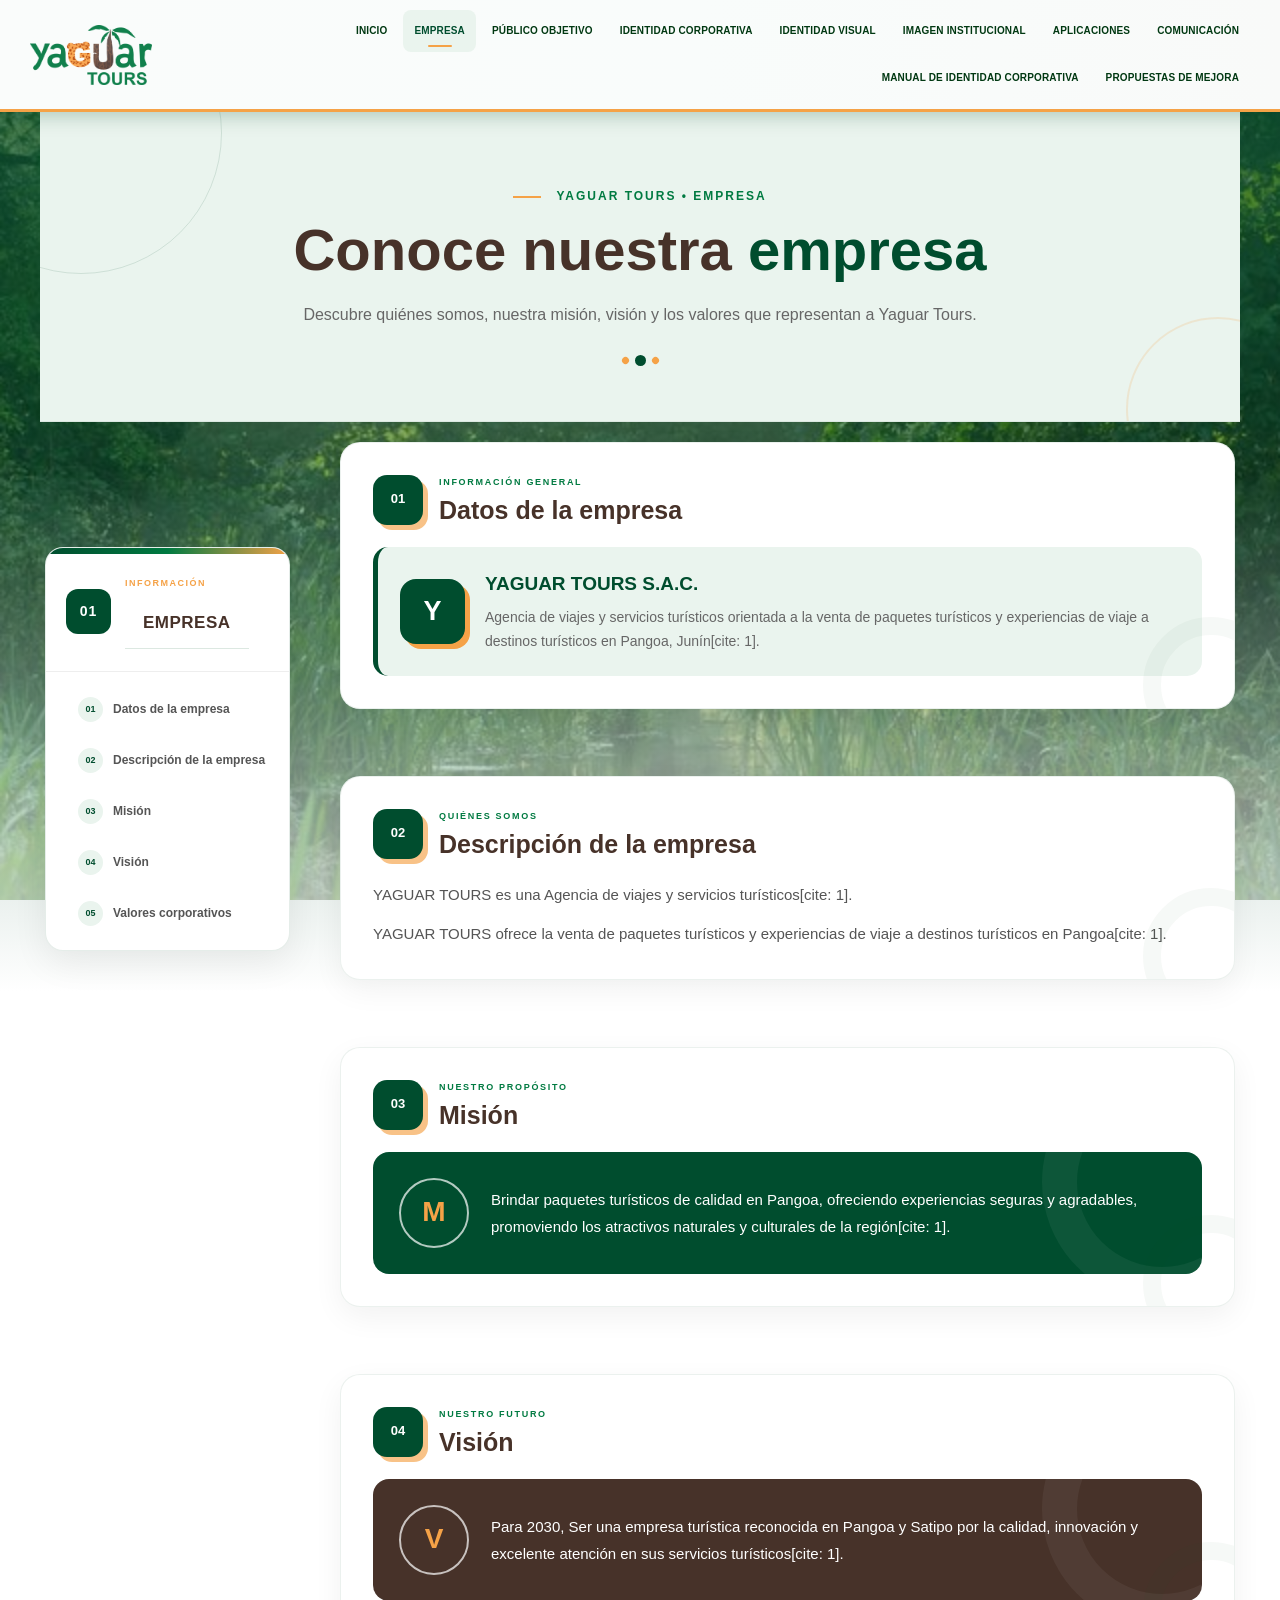
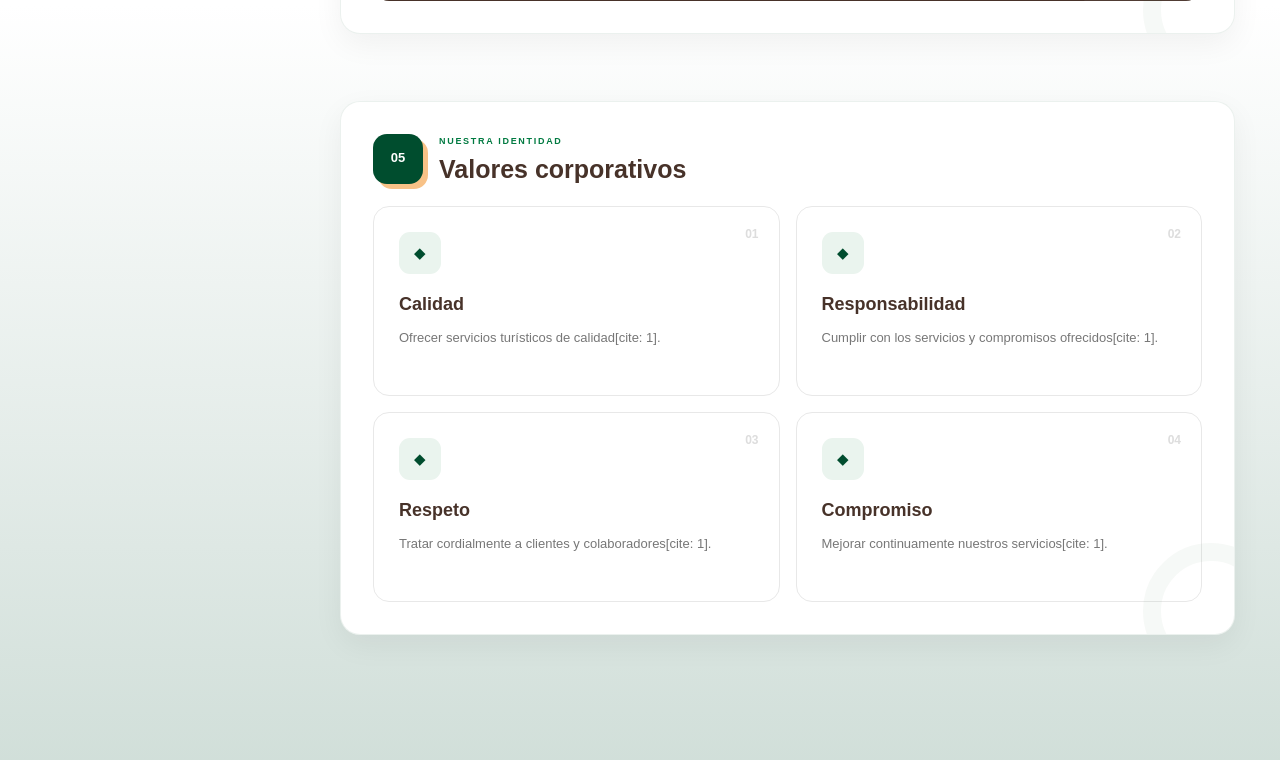
<file: empresa.html>
<!DOCTYPE html>
<html lang="es">

<head>
    <meta charset="UTF-8">
    <meta name="viewport" content="width=device-width, initial-scale=1.0">

    <title>YAGUAR TOURS | Empresa</title>

    <link rel="stylesheet" href="css/estilo-yaguar.css">
</head>

<body>

    <!-- =========================
         HEADER Y MENÚ PRINCIPAL
    ========================== -->
    <header>
        <nav class="navbar">

            <a class="logo" href="index.html">
                <img src="img/LOGO.png" alt="Yaguar Tours">
            </a>

            <div class="nav-right">
                <ul class="nav-links">

                    <li>
                        <a href="index.html">INICIO</a>
                    </li>

                    <li>
                        <a href="empresa.html" class="active">EMPRESA</a>
                    </li>

                    <li>
                        <a href="publico-objetivo.html">PÚBLICO OBJETIVO</a>
                    </li>

                    <li>
                        <a href="identidad-corporativa.html">
                            IDENTIDAD CORPORATIVA
                        </a>
                    </li>

                    <li>
                        <a href="identidad-visual.html">
                            IDENTIDAD VISUAL
                        </a>
                    </li>

                    <li>
                        <a href="imagen-institucional.html">
                            IMAGEN INSTITUCIONAL
                        </a>
                    </li>

                    <li>
                        <a href="aplicaciones.html">
                            APLICACIONES
                        </a>
                    </li>

                    <li>
                        <a href="comunicacion.html">
                            COMUNICACIÓN
                        </a>
                    </li>

                    <li>
                        <a href="manual-identidad.html">
                            MANUAL DE IDENTIDAD CORPORATIVA
                        </a>
                    </li>

                    <li>
                        <a href="propuestas-mejora.html">
                            PROPUESTAS DE MEJORA
                        </a>
                    </li>

                </ul>
            </div>

        </nav>
    </header>


    <!-- =========================
         CONTENIDO PRINCIPAL
    ========================== -->
    <main>

        <section id="empresa" class="page">

            <!-- Encabezado de página -->
            <div class="visual-header">

                <div class="visual-kicker">
                    YAGUAR TOURS • EMPRESA
                </div>

                <h1>
                    Conoce nuestra <span>empresa</span>
                </h1>

                <p>
                    Descubre quiénes somos, nuestra misión, visión
                    y los valores que representan a Yaguar Tours.
                </p>

                <div class="visual-decoration">
                    <span></span>
                    <span></span>
                    <span></span>
                </div>

            </div>


            <!-- =========================
                 ESTRUCTURA INTERNA
            ========================== -->
            <div class="inner-page-layout">

                <!-- MENÚ LATERAL -->
                <aside class="sidebar">

                    <div class="sidebar-menu">

                        <div class="menu-title">
                            <span class="menu-number">01</span>
                            <div>
                                <small>INFORMACIÓN</small>
                                <h3>EMPRESA</h3>
                            </div>
                        </div>

                        <ul>

                            <li>
                                <a href="#emp-datos">
                                    <span>01</span>
                                    Datos de la empresa
                                </a>
                            </li>

                            <li>
                                <a href="#emp-desc">
                                    <span>02</span>
                                    Descripción de la empresa
                                </a>
                            </li>

                            <li>
                                <a href="#emp-mision">
                                    <span>03</span>
                                    Misión
                                </a>
                            </li>

                            <li>
                                <a href="#emp-vision">
                                    <span>04</span>
                                    Visión
                                </a>
                            </li>

                            <li>
                                <a href="#emp-valores">
                                    <span>05</span>
                                    Valores corporativos
                                </a>
                            </li>

                        </ul>

                    </div>

                </aside>


                <!-- CONTENIDO -->
                <div class="main-content">


                    <!-- DATOS -->
                    <article id="emp-datos" class="content-section">

                        <div class="card-heading">

                            <div class="heading-number">
                                01
                            </div>

                            <div>
                                <span>INFORMACIÓN GENERAL</span>
                                <h2>Datos de la empresa</h2>
                            </div>

                        </div>

                        <div class="simple-feature">

                            <div class="feature-icon">
                                Y
                            </div>

                            <div>
                                <h3>YAGUAR TOURS S.A.C.</h3>

                                <p>
                                    Agencia de viajes y servicios turísticos orientada a la venta de paquetes turísticos y experiencias de viaje a destinos turísticos en Pangoa, Junín[cite: 1].
                                </p>
                            </div>

                        </div>

                    </article>


                    <!-- DESCRIPCIÓN -->
                    <article id="emp-desc" class="content-section">

                        <div class="card-heading">

                            <div class="heading-number">
                                02
                            </div>

                            <div>
                                <span>QUIÉNES SOMOS</span>
                                <h2>Descripción de la empresa</h2>
                            </div>

                        </div>

                        <p>
                            YAGUAR TOURS es una Agencia de viajes y servicios turísticos[cite: 1].
                        </p>

                        <p>
                            YAGUAR TOURS ofrece la venta de paquetes turísticos y experiencias de viaje a destinos turísticos en Pangoa[cite: 1].
                        </p>

                    </article>


                    <!-- MISIÓN -->
                    <article id="emp-mision" class="content-section">

                        <div class="card-heading">

                            <div class="heading-number">
                                03
                            </div>

                            <div>
                                <span>NUESTRO PROPÓSITO</span>
                                <h2>Misión</h2>
                            </div>

                        </div>

                        <div class="highlight-box">

                            <div class="highlight-mark">
                                M
                            </div>

                            <p>
                                Brindar paquetes turísticos de calidad en Pangoa, ofreciendo experiencias seguras y agradables, promoviendo los atractivos naturales y culturales de la región[cite: 1].
                            </p>

                        </div>

                    </article>


                    <!-- VISIÓN -->
                    <article id="emp-vision" class="content-section">

                        <div class="card-heading">

                            <div class="heading-number">
                                04
                            </div>

                            <div>
                                <span>NUESTRO FUTURO</span>
                                <h2>Visión</h2>
                            </div>

                        </div>

                        <div class="highlight-box vision-box">

                            <div class="highlight-mark">
                                V
                            </div>

                            <p>
                                Para 2030, Ser una empresa turística reconocida en Pangoa y Satipo por la calidad, innovación y excelente atención en sus servicios turísticos[cite: 1].
                            </p>

                        </div>

                    </article>


                    <!-- VALORES -->
                    <article id="emp-valores" class="content-section">

                        <div class="card-heading">

                            <div class="heading-number">
                                05
                            </div>

                            <div>
                                <span>NUESTRA IDENTIDAD</span>
                                <h2>Valores corporativos</h2>
                            </div>

                        </div>


                        <div class="values-grid">

                            <div class="value-card">
                                <span>01</span>
                                <div class="value-icon">◆</div>
                                <h3>Calidad</h3>
                                <p>
                                    Ofrecer servicios turísticos de calidad[cite: 1].
                                </p>
                            </div>


                            <div class="value-card">
                                <span>02</span>
                                <div class="value-icon">◆</div>
                                <h3>Responsabilidad</h3>
                                <p>
                                    Cumplir con los servicios y compromisos ofrecidos[cite: 1].
                                </p>
                            </div>


                            <div class="value-card">
                                <span>03</span>
                                <div class="value-icon">◆</div>
                                <h3>Respeto</h3>
                                <p>
                                    Tratar cordialmente a clientes y colaboradores[cite: 1].
                                </p>
                            </div>


                            <div class="value-card">
                                <span>04</span>
                                <div class="value-icon">◆</div>
                                <h3>Compromiso</h3>
                                <p>
                                    Mejorar continuamente nuestros servicios[cite: 1].
                                </p>
                            </div>

                        </div>

                    </article>

                </div>

            </div>

        </section>

    </main>

</body>
</html>
</file>
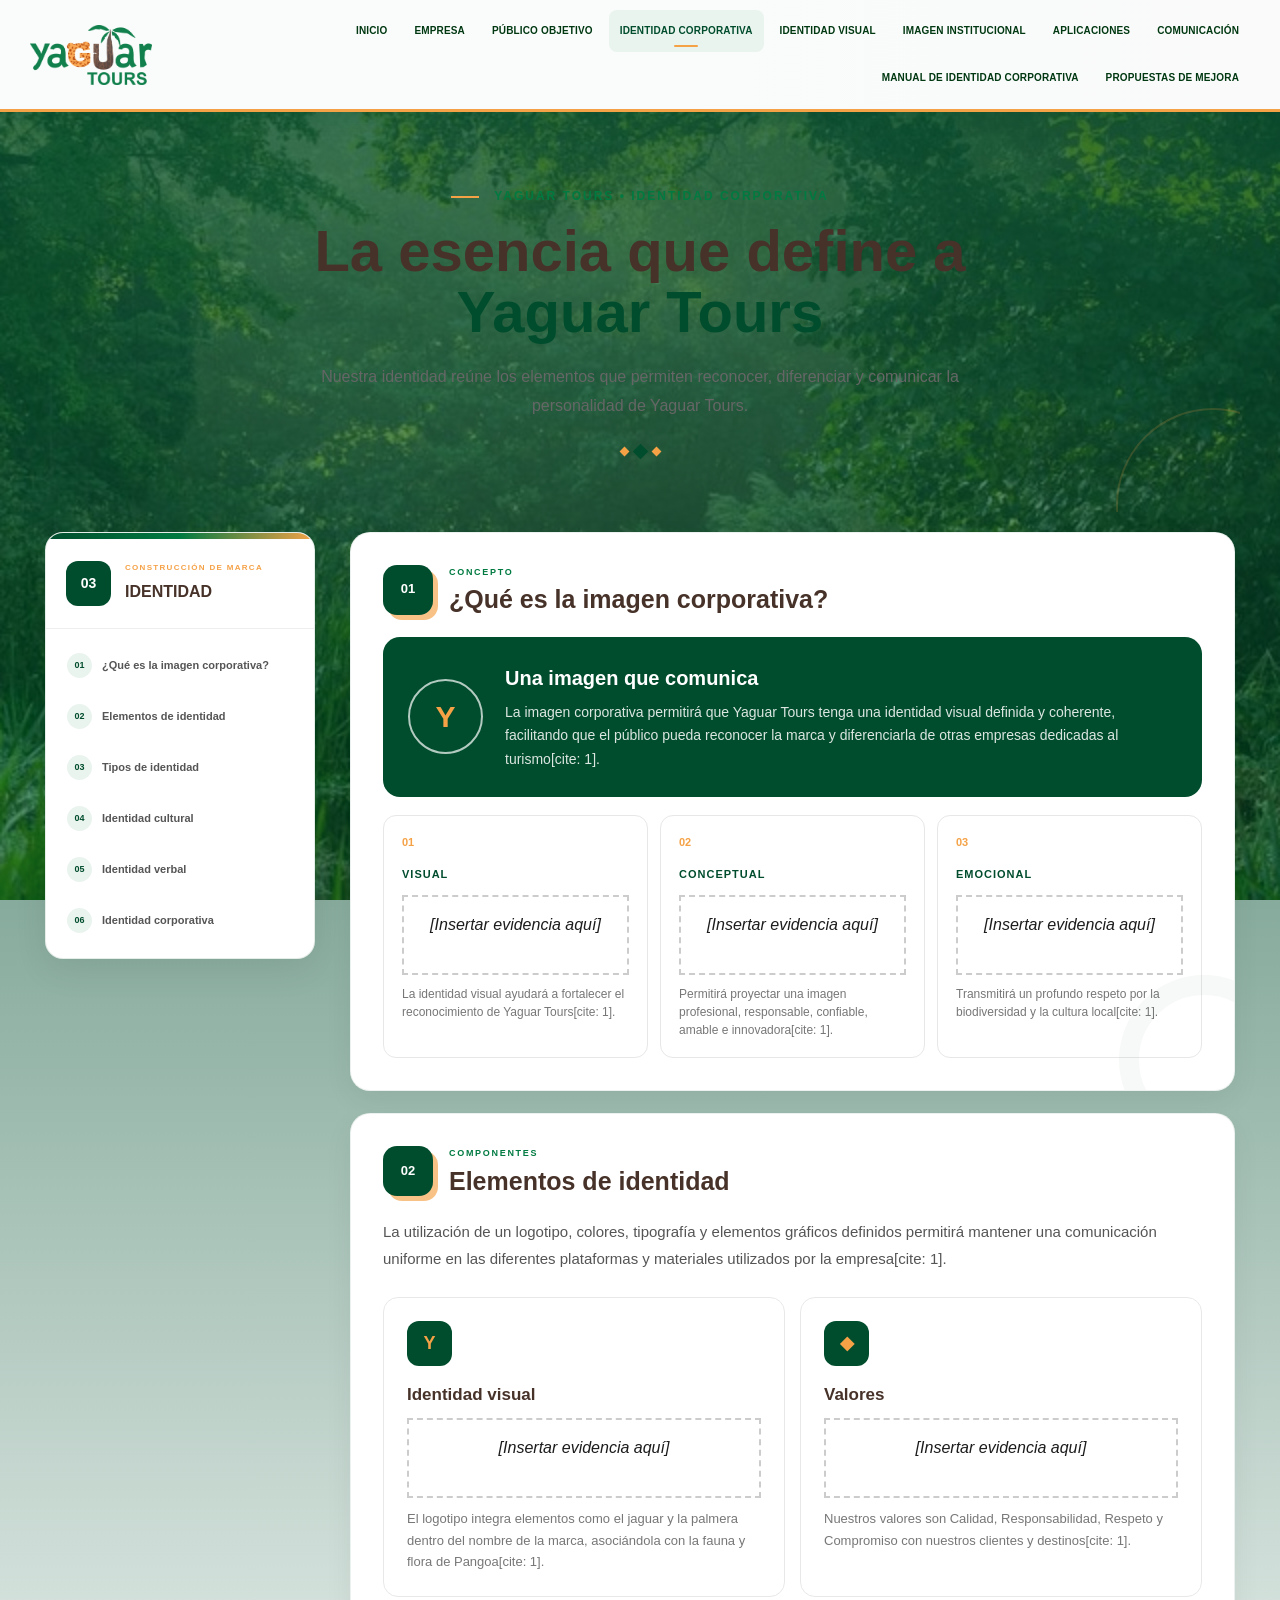
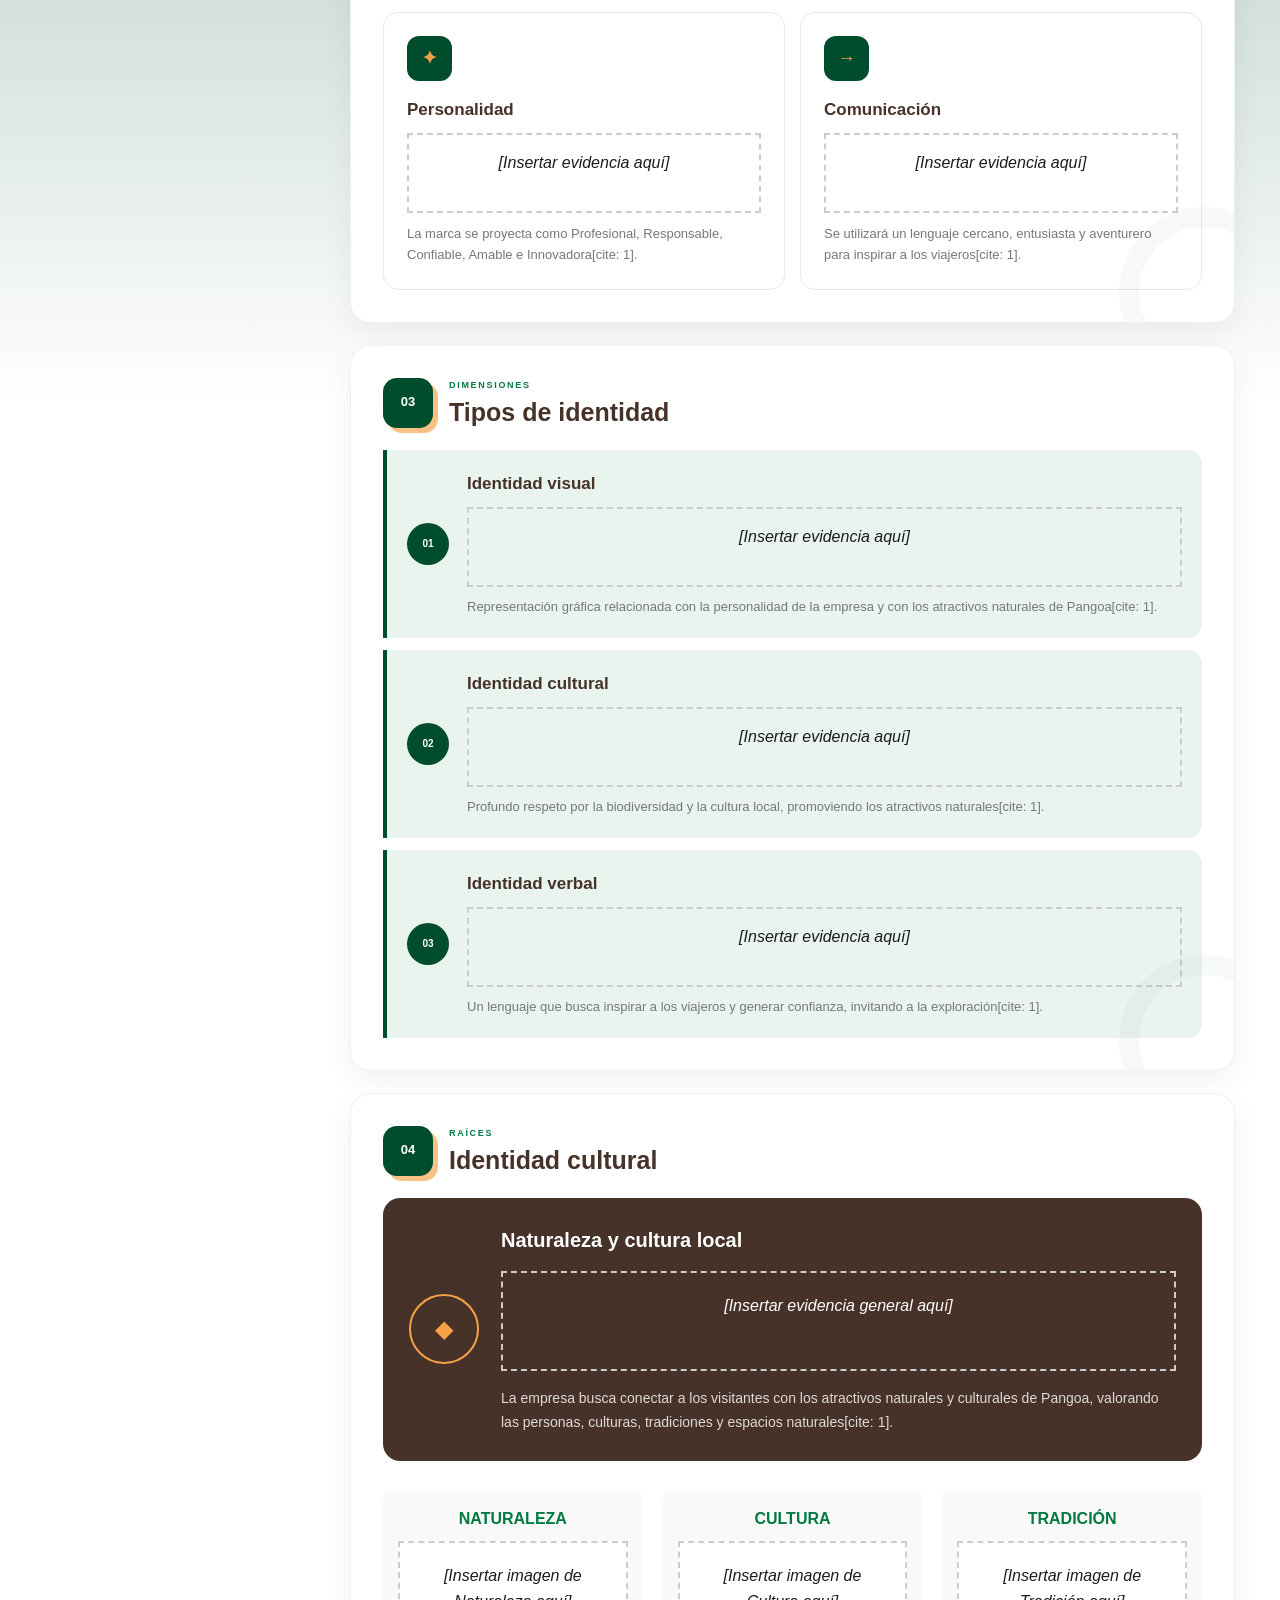
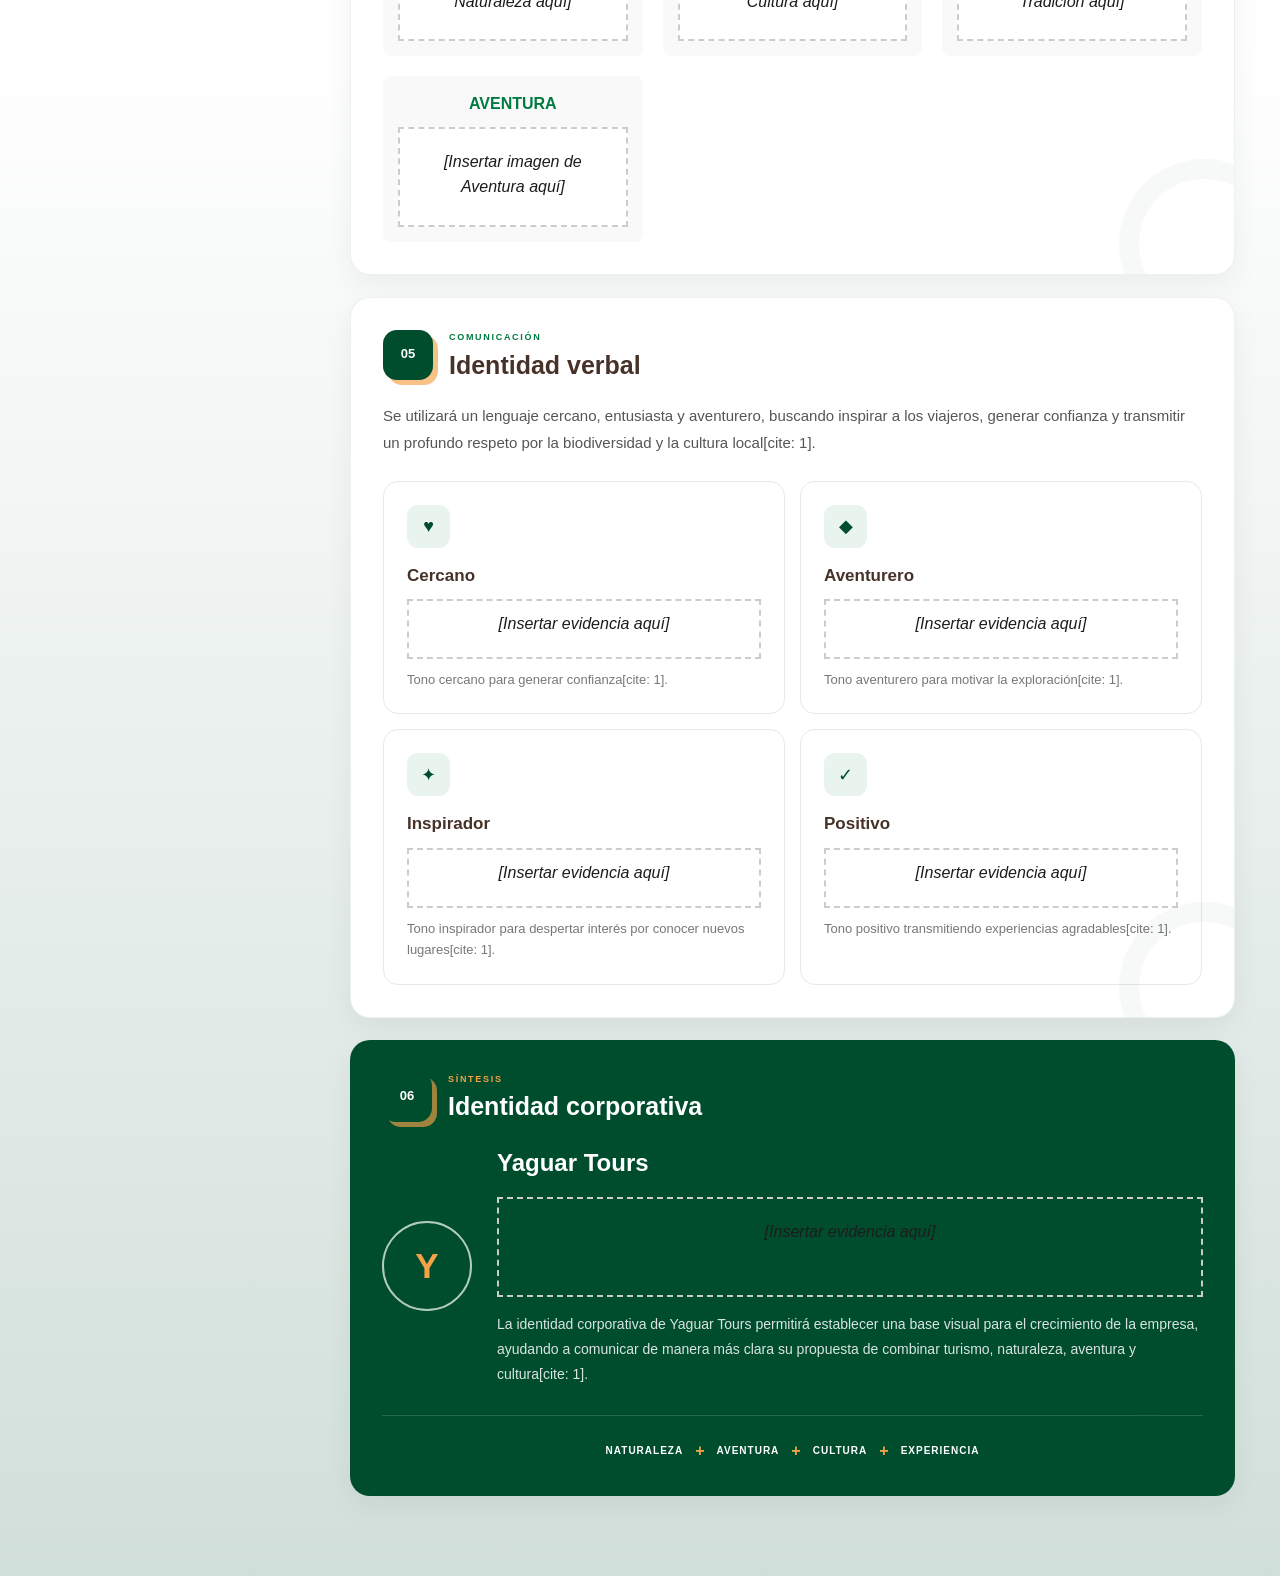
<file: identidad-corporativa.html>
<!DOCTYPE html>
<html lang="es">

<head>
    <meta charset="UTF-8">
    <meta name="viewport" content="width=device-width, initial-scale=1.0">

    <title>YAGUAR TOURS | Identidad Corporativa</title>

    <link rel="stylesheet" href="css/estilo-yaguar.css">
</head>

<body>

    <!-- =========================
         HEADER
    ========================== -->
    <header>

        <nav class="navbar">

            <a class="logo" href="index.html">
                <img src="img/LOGO.png" alt="Yaguar Tours">
            </a>

            <div class="nav-right">

                <ul class="nav-links">

                    <li>
                        <a href="index.html">INICIO</a>
                    </li>

                    <li>
                        <a href="empresa.html">EMPRESA</a>
                    </li>

                    <li>
                        <a href="publico-objetivo.html">
                            PÚBLICO OBJETIVO
                        </a>
                    </li>

                    <li>
                        <a href="identidad-corporativa.html" class="active">
                            IDENTIDAD CORPORATIVA
                        </a>
                    </li>

                    <li>
                        <a href="identidad-visual.html">
                            IDENTIDAD VISUAL
                        </a>
                    </li>

                    <li>
                        <a href="imagen-institucional.html">
                            IMAGEN INSTITUCIONAL
                        </a>
                    </li>

                    <li>
                        <a href="aplicaciones.html">
                            APLICACIONES
                        </a>
                    </li>

                    <li>
                        <a href="comunicacion.html">
                            COMUNICACIÓN
                        </a>
                    </li>

                    <li>
                        <a href="manual-identidad.html">
                            MANUAL DE IDENTIDAD CORPORATIVA
                        </a>
                    </li>

                    <li>
                        <a href="propuestas-mejora.html">
                            PROPUESTAS DE MEJORA
                        </a>
                    </li>

                </ul>

            </div>

        </nav>

    </header>


    <!-- =========================
         CONTENIDO PRINCIPAL
    ========================== -->
    <main>

        <section id="id-corp" class="page">

            <!-- ENCABEZADO -->
            <div class="idcorp-header">

                <span class="idcorp-kicker">
                    YAGUAR TOURS • IDENTIDAD CORPORATIVA
                </span>

                <h1>
                    La esencia que define a
                    <span>Yaguar Tours</span>
                </h1>

                <p>
                    Nuestra identidad reúne los elementos que permiten
                    reconocer, diferenciar y comunicar la personalidad
                    de Yaguar Tours.
                </p>

                <div class="idcorp-decoration">
                    <span></span>
                    <span></span>
                    <span></span>
                </div>

            </div>


            <!-- ESTRUCTURA -->
            <div class="idcorp-layout">


                <!-- MENÚ LATERAL -->
                <aside class="idcorp-sidebar">

                    <div class="idcorp-menu">

                        <div class="idcorp-menu-title">

                            <div class="idcorp-menu-number">
                                03
                            </div>

                            <div>
                                <small>CONSTRUCCIÓN DE MARCA</small>
                                <h3>IDENTIDAD</h3>
                            </div>

                        </div>


                        <ul>

                            <li>
                                <a href="#idc-que">
                                    <span>01</span>
                                    ¿Qué es la imagen corporativa?
                                </a>
                            </li>

                            <li>
                                <a href="#idc-elem">
                                    <span>02</span>
                                    Elementos de identidad
                                </a>
                            </li>

                            <li>
                                <a href="#idc-tipo">
                                    <span>03</span>
                                    Tipos de identidad
                                </a>
                            </li>

                            <li>
                                <a href="#idc-cult">
                                    <span>04</span>
                                    Identidad cultural
                                </a>
                            </li>

                            <li>
                                <a href="#idc-verb">
                                    <span>05</span>
                                    Identidad verbal
                                </a>
                            </li>

                            <li>
                                <a href="#idc-corp">
                                    <span>06</span>
                                    Identidad corporativa
                                </a>
                            </li>

                        </ul>

                    </div>

                </aside>


                <!-- CONTENIDO -->
                <div class="idcorp-content">


                    <!-- IMAGEN CORPORATIVA -->
                    <article id="idc-que" class="idcorp-card">

                        <div class="idcorp-card-heading">

                            <div class="idcorp-number">
                                01
                            </div>

                            <div>
                                <span>CONCEPTO</span>
                                <h2>¿Qué es la imagen corporativa?</h2>
                            </div>

                        </div>


                        <div class="idcorp-intro-box">

                            <div class="idcorp-symbol">
                                Y
                            </div>

                            <div>
                                <h3>
                                    Una imagen que comunica
                                </h3>

                                <p>
                                    La imagen corporativa permitirá que Yaguar Tours tenga una identidad visual definida y coherente, facilitando que el público pueda reconocer la marca y diferenciarla de otras empresas dedicadas al turismo[cite: 1].
                                </p>
                            </div>

                        </div>


                        <div class="idcorp-concepts">

                            <div>
                                <strong>01</strong>
                                <span>VISUAL</span>
                                <!-- ESPACIO PARA INSERTAR EVIDENCIA -->
                                <div class="evidencia-placeholder" style="margin: 10px 0; min-height: 80px; border: 2px dashed #ccc; text-align: center; padding: 15px;">
                                    <em>[Insertar evidencia aquí]</em>
                                </div>
                                <p>
                                    La identidad visual ayudará a fortalecer el reconocimiento de Yaguar Tours[cite: 1].
                                </p>
                            </div>

                            <div>
                                <strong>02</strong>
                                <span>CONCEPTUAL</span>
                                <!-- ESPACIO PARA INSERTAR EVIDENCIA -->
                                <div class="evidencia-placeholder" style="margin: 10px 0; min-height: 80px; border: 2px dashed #ccc; text-align: center; padding: 15px;">
                                    <em>[Insertar evidencia aquí]</em>
                                </div>
                                <p>
                                    Permitirá proyectar una imagen profesional, responsable, confiable, amable e innovadora[cite: 1].
                                </p>
                            </div>

                            <div>
                                <strong>03</strong>
                                <span>EMOCIONAL</span>
                                <!-- ESPACIO PARA INSERTAR EVIDENCIA -->
                                <div class="evidencia-placeholder" style="margin: 10px 0; min-height: 80px; border: 2px dashed #ccc; text-align: center; padding: 15px;">
                                    <em>[Insertar evidencia aquí]</em>
                                </div>
                                <p>
                                    Transmitirá un profundo respeto por la biodiversidad y la cultura local[cite: 1].
                                </p>
                            </div>

                        </div>

                    </article>


                    <!-- ELEMENTOS -->
                    <article id="idc-elem" class="idcorp-card">

                        <div class="idcorp-card-heading">

                            <div class="idcorp-number">
                                02
                            </div>

                            <div>
                                <span>COMPONENTES</span>
                                <h2>Elementos de identidad</h2>
                            </div>

                        </div>


                        <p class="idcorp-description">
                            La utilización de un logotipo, colores, tipografía y elementos gráficos definidos permitirá mantener una comunicación uniforme en las diferentes plataformas y materiales utilizados por la empresa[cite: 1].
                        </p>


                        <div class="elements-grid">

                            <div class="element-card">

                                <div class="element-icon">
                                    Y
                                </div>

                                <h3>Identidad visual</h3>
                                
                                <!-- ESPACIO PARA INSERTAR EVIDENCIA -->
                                <div class="evidencia-placeholder" style="margin: 10px 0; min-height: 80px; border: 2px dashed #ccc; text-align: center; padding: 15px;">
                                    <em>[Insertar evidencia aquí]</em>
                                </div>

                                <p>
                                    El logotipo integra elementos como el jaguar y la palmera dentro del nombre de la marca, asociándola con la fauna y flora de Pangoa[cite: 1].
                                </p>

                            </div>


                            <div class="element-card">

                                <div class="element-icon">
                                    ◆
                                </div>

                                <h3>Valores</h3>

                                <!-- ESPACIO PARA INSERTAR EVIDENCIA -->
                                <div class="evidencia-placeholder" style="margin: 10px 0; min-height: 80px; border: 2px dashed #ccc; text-align: center; padding: 15px;">
                                    <em>[Insertar evidencia aquí]</em>
                                </div>

                                <p>
                                    Nuestros valores son Calidad, Responsabilidad, Respeto y Compromiso con nuestros clientes y destinos[cite: 1].
                                </p>

                            </div>


                            <div class="element-card">

                                <div class="element-icon">
                                    ✦
                                </div>

                                <h3>Personalidad</h3>

                                <!-- ESPACIO PARA INSERTAR EVIDENCIA -->
                                <div class="evidencia-placeholder" style="margin: 10px 0; min-height: 80px; border: 2px dashed #ccc; text-align: center; padding: 15px;">
                                    <em>[Insertar evidencia aquí]</em>
                                </div>

                                <p>
                                    La marca se proyecta como Profesional, Responsable, Confiable, Amable e Innovadora[cite: 1].
                                </p>

                            </div>


                            <div class="element-card">

                                <div class="element-icon">
                                    →
                                </div>

                                <h3>Comunicación</h3>

                                <!-- ESPACIO PARA INSERTAR EVIDENCIA -->
                                <div class="evidencia-placeholder" style="margin: 10px 0; min-height: 80px; border: 2px dashed #ccc; text-align: center; padding: 15px;">
                                    <em>[Insertar evidencia aquí]</em>
                                </div>

                                <p>
                                    Se utilizará un lenguaje cercano, entusiasta y aventurero para inspirar a los viajeros[cite: 1].
                                </p>

                            </div>

                        </div>

                    </article>


                    <!-- TIPOS -->
                    <article id="idc-tipo" class="idcorp-card">

                        <div class="idcorp-card-heading">

                            <div class="idcorp-number">
                                03
                            </div>

                            <div>
                                <span>DIMENSIONES</span>
                                <h2>Tipos de identidad</h2>
                            </div>

                        </div>


                        <div class="identity-types">

                            <div class="identity-type">

                                <span>01</span>

                                <div style="width: 100%;">
                                    <h3>Identidad visual</h3>
                                    <!-- ESPACIO PARA INSERTAR EVIDENCIA -->
                                    <div class="evidencia-placeholder" style="margin: 10px 0; min-height: 80px; border: 2px dashed #ccc; text-align: center; padding: 15px;">
                                        <em>[Insertar evidencia aquí]</em>
                                    </div>
                                    <p>
                                        Representación gráfica relacionada con la personalidad de la empresa y con los atractivos naturales de Pangoa[cite: 1].
                                    </p>
                                </div>

                            </div>


                            <div class="identity-type">

                                <span>02</span>

                                <div style="width: 100%;">
                                    <h3>Identidad cultural</h3>
                                    <!-- ESPACIO PARA INSERTAR EVIDENCIA -->
                                    <div class="evidencia-placeholder" style="margin: 10px 0; min-height: 80px; border: 2px dashed #ccc; text-align: center; padding: 15px;">
                                        <em>[Insertar evidencia aquí]</em>
                                    </div>
                                    <p>
                                        Profundo respeto por la biodiversidad y la cultura local, promoviendo los atractivos naturales[cite: 1].
                                    </p>
                                </div>

                            </div>


                            <div class="identity-type">

                                <span>03</span>

                                <div style="width: 100%;">
                                    <h3>Identidad verbal</h3>
                                    <!-- ESPACIO PARA INSERTAR EVIDENCIA -->
                                    <div class="evidencia-placeholder" style="margin: 10px 0; min-height: 80px; border: 2px dashed #ccc; text-align: center; padding: 15px;">
                                        <em>[Insertar evidencia aquí]</em>
                                    </div>
                                    <p>
                                        Un lenguaje que busca inspirar a los viajeros y generar confianza, invitando a la exploración[cite: 1].
                                    </p>
                                </div>

                            </div>

                        </div>

                    </article>


                    <!-- CULTURAL -->
                    <article id="idc-cult" class="idcorp-card">

                        <div class="idcorp-card-heading">

                            <div class="idcorp-number">
                                04
                            </div>

                            <div>
                                <span>RAÍCES</span>
                                <h2>Identidad cultural</h2>
                            </div>

                        </div>


                        <div class="culture-box">

                            <div class="culture-symbol">
                                ◆
                            </div>

                            <div style="width: 100%;">

                                <h3>
                                    Naturaleza y cultura local
                                </h3>

                                <!-- ESPACIO PARA INSERTAR EVIDENCIA GENERAL -->
                                <div class="evidencia-placeholder" style="margin: 15px 0; min-height: 100px; border: 2px dashed #ccc; text-align: center; padding: 20px;">
                                    <em>[Insertar evidencia general aquí]</em>
                                </div>

                                <p>
                                    La empresa busca conectar a los visitantes con los atractivos naturales y culturales de Pangoa, valorando las personas, culturas, tradiciones y espacios naturales[cite: 1].
                                </p>

                            </div>

                        </div>

                        <!-- MODIFICACIÓN SOLICITADA: ESPACIOS PARA IMÁGENES EN PUNTOS DE IDENTIDAD CULTURAL -->
                        <div class="culture-tags-grid" style="display: grid; grid-template-columns: repeat(auto-fit, minmax(200px, 1fr)); gap: 20px; margin-top: 30px;">
                            
                            <div class="culture-point-card" style="background: #f9f9f9; padding: 15px; border-radius: 8px;">
                                <h4 style="text-align: center; color: var(--color-verde-oscuro, #007A41); margin-bottom: 10px;">NATURALEZA</h4>
                                <!-- ESPACIO PARA INSERTAR IMAGEN DE NATURALEZA -->
                                <div class="evidencia-placeholder" style="min-height: 100px; border: 2px dashed #ccc; text-align: center; padding: 20px; background: #fff;">
                                    <em>[Insertar imagen de Naturaleza aquí]</em>
                                </div>
                            </div>

                            <div class="culture-point-card" style="background: #f9f9f9; padding: 15px; border-radius: 8px;">
                                <h4 style="text-align: center; color: var(--color-verde-oscuro, #007A41); margin-bottom: 10px;">CULTURA</h4>
                                <!-- ESPACIO PARA INSERTAR IMAGEN DE CULTURA -->
                                <div class="evidencia-placeholder" style="min-height: 100px; border: 2px dashed #ccc; text-align: center; padding: 20px; background: #fff;">
                                    <em>[Insertar imagen de Cultura aquí]</em>
                                </div>
                            </div>

                            <div class="culture-point-card" style="background: #f9f9f9; padding: 15px; border-radius: 8px;">
                                <h4 style="text-align: center; color: var(--color-verde-oscuro, #007A41); margin-bottom: 10px;">TRADICIÓN</h4>
                                <!-- ESPACIO PARA INSERTAR IMAGEN DE TRADICIÓN -->
                                <div class="evidencia-placeholder" style="min-height: 100px; border: 2px dashed #ccc; text-align: center; padding: 20px; background: #fff;">
                                    <em>[Insertar imagen de Tradición aquí]</em>
                                </div>
                            </div>

                            <div class="culture-point-card" style="background: #f9f9f9; padding: 15px; border-radius: 8px;">
                                <h4 style="text-align: center; color: var(--color-verde-oscuro, #007A41); margin-bottom: 10px;">AVENTURA</h4>
                                <!-- ESPACIO PARA INSERTAR IMAGEN DE AVENTURA -->
                                <div class="evidencia-placeholder" style="min-height: 100px; border: 2px dashed #ccc; text-align: center; padding: 20px; background: #fff;">
                                    <em>[Insertar imagen de Aventura aquí]</em>
                                </div>
                            </div>

                        </div>

                    </article>


                    <!-- VERBAL -->
                    <article id="idc-verb" class="idcorp-card">

                        <div class="idcorp-card-heading">

                            <div class="idcorp-number">
                                05
                            </div>

                            <div>
                                <span>COMUNICACIÓN</span>
                                <h2>Identidad verbal</h2>
                            </div>

                        </div>


                        <p class="idcorp-description">
                            Se utilizará un lenguaje cercano, entusiasta y aventurero, buscando inspirar a los viajeros, generar confianza y transmitir un profundo respeto por la biodiversidad y la cultura local[cite: 1].
                        </p>


                        <div class="voice-grid">

                            <div class="voice-card">

                                <div class="voice-icon">
                                    ♥
                                </div>

                                <h3>Cercano</h3>

                                <!-- ESPACIO PARA INSERTAR EVIDENCIA -->
                                <div class="evidencia-placeholder" style="margin: 10px 0; min-height: 60px; border: 2px dashed #ccc; text-align: center; padding: 10px;">
                                    <em>[Insertar evidencia aquí]</em>
                                </div>

                                <p>
                                    Tono cercano para generar confianza[cite: 1].
                                </p>

                            </div>


                            <div class="voice-card">

                                <div class="voice-icon">
                                    ◆
                                </div>

                                <h3>Aventurero</h3>

                                <!-- ESPACIO PARA INSERTAR EVIDENCIA -->
                                <div class="evidencia-placeholder" style="margin: 10px 0; min-height: 60px; border: 2px dashed #ccc; text-align: center; padding: 10px;">
                                    <em>[Insertar evidencia aquí]</em>
                                </div>

                                <p>
                                    Tono aventurero para motivar la exploración[cite: 1].
                                </p>

                            </div>


                            <div class="voice-card">

                                <div class="voice-icon">
                                    ✦
                                </div>

                                <h3>Inspirador</h3>

                                <!-- ESPACIO PARA INSERTAR EVIDENCIA -->
                                <div class="evidencia-placeholder" style="margin: 10px 0; min-height: 60px; border: 2px dashed #ccc; text-align: center; padding: 10px;">
                                    <em>[Insertar evidencia aquí]</em>
                                </div>

                                <p>
                                    Tono inspirador para despertar interés por conocer nuevos lugares[cite: 1].
                                </p>

                            </div>


                            <div class="voice-card">

                                <div class="voice-icon">
                                    ✓
                                </div>

                                <h3>Positivo</h3>

                                <!-- ESPACIO PARA INSERTAR EVIDENCIA -->
                                <div class="evidencia-placeholder" style="margin: 10px 0; min-height: 60px; border: 2px dashed #ccc; text-align: center; padding: 10px;">
                                    <em>[Insertar evidencia aquí]</em>
                                </div>

                                <p>
                                    Tono positivo transmitiendo experiencias agradables[cite: 1].
                                </p>

                            </div>

                        </div>

                    </article>


                    <!-- IDENTIDAD CORPORATIVA -->
                    <article id="idc-corp" class="idcorp-card idcorp-final">

                        <div class="idcorp-card-heading">

                            <div class="idcorp-number">
                                06
                            </div>

                            <div>
                                <span>SÍNTESIS</span>
                                <h2>Identidad corporativa</h2>
                            </div>

                        </div>


                        <div class="corporate-summary">

                            <div class="summary-mark">
                                Y
                            </div>

                            <div style="width: 100%;">

                                <h3>
                                    Yaguar Tours
                                </h3>

                                <!-- ESPACIO PARA INSERTAR EVIDENCIA -->
                                <div class="evidencia-placeholder" style="margin: 15px 0; min-height: 100px; border: 2px dashed #ccc; text-align: center; padding: 20px;">
                                    <em>[Insertar evidencia aquí]</em>
                                </div>

                                <p>
                                    La identidad corporativa de Yaguar Tours permitirá establecer una base visual para el crecimiento de la empresa, ayudando a comunicar de manera más clara su propuesta de combinar turismo, naturaleza, aventura y cultura[cite: 1].
                                </p>

                            </div>

                        </div>


                        <div class="summary-line">

                            <span>NATURALEZA</span>
                            <b>+</b>
                            <span>AVENTURA</span>
                            <b>+</b>
                            <span>CULTURA</span>
                            <b>+</b>
                            <span>EXPERIENCIA</span>

                        </div>

                    </article>

                </div>

            </div>

        </section>

    </main>
    
    <script src="js/yaguar-tour.js"></script>

</body>
</html>
</file>
<file: css/estilo-yaguar.css>
/* =========================================================
   YAGUAR TOURS
   ESTILOS GENERALES + MENÚS UNIFICADOS
   TEMA: NATURALEZA + TURISMO + AVENTURA
   ========================================================= */

:root{

    /* COLORES PRINCIPALES */
    --verde-corp:#004D2E;
    --verde-claro:#007A41;
    --verde-medio:#16864f;
    --verde-suave:#eaf4ee;

    /* COLORES SECUNDARIOS */
    --naranja-jaguar:#F5A247;
    --marron-claro:#715043;
    --marron-oscuro:#473229;

    /* NEUTROS */
    --blanco:#fff;
    --negro:#1c1c1c;
    --gris:#666;
    --gris-claro:#f4f8f5;
    --gris-borde:#dce8e1;

    /* EFECTOS */
    --sombra-suave:0 5px 20px rgba(0,77,46,.08);
    --sombra-hover:0 12px 30px rgba(0,77,46,.15);
    --radio:12px;

    --fuente:Arial, Helvetica, sans-serif;
}


/* =========================================================
   RESET
   ========================================================= */

*{
    margin:0;
    padding:0;
    box-sizing:border-box;
}

html{
    scroll-behavior:smooth;
}

body{
    font-family:var(--fuente);
    color:var(--negro);
    line-height:1.6;

    background:
        linear-gradient(
            180deg,
            rgba(0,77,46,.82) 0%,
            rgba(0,77,46,.45) 20%,
            rgba(255,255,255,.78) 42%,
            rgba(255,255,255,.94) 68%,
            rgba(0,77,46,.18) 100%
        ),
        url("/img/wwfcmsprodimagesRiver__3IB0E5z.2e16d0ba.format-jpeg.fill-900x450.jpg") center center / cover fixed no-repeat;
}

/* =========================================================
   HEADER
   ========================================================= */

header{
    width:100%;

    background:
        linear-gradient(
            90deg,
            #fafcfb 0%,
            #f9fcfb 55%,
            #f9faf9 100%
        );

    position:sticky;
    top:0;
    z-index:1000;

    box-shadow:
        0 4px 18px rgba(0,77,46,.25);

    border-bottom:3px solid #F5A247;
}


/* =========================================================
   MENÚ PRINCIPAL
   ========================================================= */

.navbar{
    width:100%;
    max-width:1400px;
    min-height:82px;
    margin:auto;
    padding:10px 30px;

    display:flex;
    align-items:center;
    justify-content:space-between;

    gap:25px;
}


/* LOGO */

.logo{
    width:145px;
    height:60px;

    display:flex;
    align-items:center;

    flex-shrink:0;
    text-decoration:none;
}

.logo img{
    display:block;

    width:145px;
    height:60px;

    object-fit:contain;
    object-position:left center;
}


/* CONTENEDOR DEL MENÚ */

.nav-right{
    display:flex;
    align-items:center;
    justify-content:flex-end;

    flex:1;
    min-width:0;
}


/* LISTA PRINCIPAL */

.nav-links{
    width:100%;

    display:flex;
    align-items:center;
    justify-content:flex-end;

    flex-wrap:wrap;
    gap:5px;

    list-style:none;
    margin:0;
    padding:0;
}

.nav-links li{
    display:flex;
    align-items:center;
}


/* ENLACES */

.nav-links a{
    position:relative;

    min-height:42px;
    padding:0 11px;

    display:flex;
    align-items:center;
    justify-content:center;

    color:#013812;
    background:transparent;

    text-decoration:none;

    font-family:var(--fuente);
    font-size:10px;
    font-weight:700;
    letter-spacing:.15px;

    white-space:nowrap;
    border-radius:8px;

    transition:
        color .25s ease,
        background .25s ease,
        transform .25s ease;
}


/* LÍNEA NARANJA */

.nav-links a::after{
    content:"";

    position:absolute;
    left:50%;
    bottom:5px;

    width:0;
    height:2px;

    background:var(--naranja-jaguar);

    border-radius:10px;

    transform:translateX(-50%);

    transition:width .25s ease;
}


/* HOVER */

.nav-links a:hover{
    color:var(--verde-corp);
    background:var(--verde-suave);

    transform:translateY(-1px);
}

.nav-links a:hover::after{
    width:24px;
}


/* ACTIVO */

.nav-links a.active{
    color:var(--verde-corp);
    background:var(--verde-suave);
}

.nav-links a.active::after{
    width:24px;
}


/* =========================================================
   HERO
   ========================================================= */

.hero{
    position:relative;

    width:100%;
    height:470px;

    overflow:hidden;

    display:flex;
    align-items:center;

    padding:0 max(7%, calc((100% - 1200px) / 2));

    color:var(--blanco);
}


/* VIDEO */

.hero-video{
    position:absolute;

    top:50%;
    left:50%;

    width:100%;
    height:100%;

    object-fit:cover;

    transform:translate(-50%,-50%);

    z-index:0;
}


/* CAPA VERDE SOBRE EL VIDEO */

.hero-overlay{
    position:absolute;
    inset:0;

    /*
       Verde oscuro para reforzar
       la identidad de naturaleza.
    */
    background:
        linear-gradient(
            90deg,
            rgba(0,77,46,.86),
            rgba(0,77,46,.52),
            rgba(0,77,46,.18)
        );

    z-index:1;
}


/* CONTENIDO HERO */

.hero-content{
    position:relative;
    z-index:2;

    max-width:550px;

    animation:heroEntrada 1s ease both;
}

.hero h1{
    margin-bottom:18px;

    font-size:clamp(2rem,5vw,3.4rem);

    line-height:1.1;
    font-weight:700;
}

.hero p{
    max-width:470px;

    margin-bottom:25px;

    font-size:14px;
    line-height:1.6;
}


/* BOTÓN */

.btn-hero{
    display:inline-flex;

    align-items:center;
    justify-content:center;

    padding:12px 25px;

    color:var(--blanco);

    background:
        linear-gradient(
            135deg,
            var(--verde-claro),
            var(--verde-medio)
        );

    border:1px solid rgba(255,255,255,.25);

    border-radius:25px;

    text-decoration:none;

    font-size:12px;
    font-weight:700;

    box-shadow:
        0 7px 18px rgba(0,0,0,.18);

    transition:
        .3s ease;
}

.btn-hero:hover{
    color:var(--verde-corp);

    background:var(--naranja-jaguar);

    transform:translateY(-3px);

    box-shadow:
        0 10px 22px rgba(0,0,0,.20);
}


/* =========================================================
   QUIÉNES SOMOS
   ========================================================= */

.quienes-somos-container{
    position:relative;

    max-width:1150px;

    margin:auto;

    padding:75px 30px;
}


/*
   Mancha verde decorativa muy suave.
   Da sensación natural sin recargar.
*/

.quienes-somos-container::before{
    content:"";

    position:absolute;

    width:220px;
    height:220px;

    top:20px;
    left:-100px;

    background:
        radial-gradient(
            circle,
            rgba(0,122,65,.08),
            transparent 70%
        );

    pointer-events:none;
}


/* =========================================================
   TÍTULOS DE SECCIÓN
   ========================================================= */

.section-title{
    position:relative;

    margin-bottom:35px;

    color:var(--verde-corp);

    font-size:30px;
    font-weight:700;

    text-align:center;
}

.section-title::after{
    content:"";

    display:block;

    width:55px;
    height:3px;

    margin:10px auto 0;

    background:
        linear-gradient(
            90deg,
            var(--verde-corp),
            var(--naranja-jaguar)
        );

    border-radius:10px;
}


/* =========================================================
   EQUIPO / TARJETAS
   ========================================================= */

.team-grid{
    display:grid;

    grid-template-columns:repeat(3,1fr);

    gap:25px;
}


.team-card{
    position:relative;

    overflow:hidden;

    background:var(--blanco);

    border:1px solid var(--gris-borde);

    border-radius:var(--radio);

    box-shadow:var(--sombra-suave);

    transition:
        transform .35s ease,
        box-shadow .35s ease,
        border-color .35s ease;
}


/* Detalle verde superior */

.team-card::before{
    content:"";

    position:absolute;

    top:0;
    left:0;

    width:100%;
    height:4px;

    background:
        linear-gradient(
            90deg,
            var(--verde-corp),
            var(--verde-claro),
            var(--naranja-jaguar)
        );

    z-index:2;
}


/* Imagen */

.team-card img{
    display:block;

    width:100%;
    height:270px;

    object-fit:cover;

    transition:
        transform .5s ease,
        filter .5s ease;
}


/* Hover imagen */

.team-card:hover img{
    transform:scale(1.05);

    filter:
        saturate(1.08)
        contrast(1.02);
}


/* Hover tarjeta */

.team-card:hover{
    transform:translateY(-7px);

    box-shadow:var(--sombra-hover);

    border-color:
        rgba(0,122,65,.25);
}


/* Nombre */

.team-card h3{
    padding:17px;

    color:var(--verde-corp);

    background:
        linear-gradient(
            180deg,
            #ffffff,
            #f4f9f6
        );

    font-size:15px;

    text-align:center;
}


/* =========================================================
   ANIMACIONES
   ========================================================= */

@keyframes heroEntrada{

    from{
        opacity:0;
        transform:translateY(25px);
    }

    to{
        opacity:1;
        transform:translateY(0);
    }

}


/* =========================================================
   EFECTO SUAVE DE DESVANECIDO
   ========================================================= */

main{
    animation:paginaEntrada .8s ease both;
}

@keyframes paginaEntrada{

    from{
        opacity:0;
    }

    to{
        opacity:1;
    }

}


/* =========================================================
   RESPONSIVE
   ========================================================= */

@media(max-width:1100px){

    .navbar{
        padding:10px 20px;
    }

    .nav-links a{
        font-size:9px;
        padding:0 8px;
    }

}


@media(max-width:900px){

    .navbar{
        flex-direction:column;
        gap:8px;
    }

    .logo{
        width:125px;
        height:52px;
    }

    .logo img{
        width:125px;
        height:52px;
    }

    .nav-right{
        width:100%;
    }

    .nav-links{
        justify-content:center;
    }

    .hero{
        height:430px;
    }

    .team-grid{
        grid-template-columns:1fr;
    }

}


@media(max-width:700px){

    .navbar{
        padding:8px 15px;
    }

    .nav-links{
        gap:3px;
    }

    .nav-links a{
        font-size:8px;
        padding:0 6px;
        min-height:38px;
    }

    .hero{
        height:400px;
        padding:0 25px;
    }

    .hero-content{
        max-width:100%;
    }

    .hero h1{
        font-size:2.1rem;
    }

    .quienes-somos-container{
        padding:60px 20px;
    }

}


@media(max-width:500px){

    .logo{
        width:115px;
        height:48px;
    }

    .logo img{
        width:115px;
        height:48px;
    }

    .nav-links a{
        font-size:7.5px;
        padding:0 5px;
    }

    .hero{
        height:380px;
    }

    .hero h1{
        font-size:1.9rem;
    }

    .hero p{
        font-size:13px;
    }

}

/* =========================================================
   PÁGINAS INTERNAS
   ========================================================= */

.inner-page-layout{
    max-width:1150px;

    margin:auto;
    padding:55px 30px;

    display:flex;
    align-items:flex-start;

    gap:35px;
}


/* =========================================================
   SIDEBAR
   MISMO LENGUAJE VISUAL DEL MENÚ PRINCIPAL
   ========================================================= */

.sidebar{
    width:245px;
    flex-shrink:0;
}

.sidebar-menu{
    position:sticky;
    top:105px;

    overflow:hidden;

    background:var(--blanco);

    border:1px solid var(--gris-borde);
    border-left:4px solid var(--verde-corp);

    border-radius:var(--radio);

    box-shadow:var(--sombra-suave);
}


/* TÍTULO DEL SIDEBAR */

.sidebar-menu h3{
    padding:18px 18px 14px;

    color:var(--verde-corp);

    font-size:13px;
    font-weight:700;
    letter-spacing:.2px;

    border-bottom:1px solid var(--gris-borde);
}


/* LISTA */

.sidebar-menu ul{
    list-style:none;

    margin:0;
    padding:8px;
}

.sidebar-menu li{
    margin:2px 0;
}


/* ENLACES */

.sidebar-menu a{
    position:relative;

    min-height:40px;

    display:flex;
    align-items:center;

    padding:8px 12px 8px 15px;

    color:#444;

    text-decoration:none;

    font-family:var(--fuente);
    font-size:11px;
    font-weight:700;

    line-height:1.3;

    border-radius:7px;

    transition:
        color .25s ease,
        background .25s ease,
        padding-left .25s ease;
}


/* PEQUEÑO INDICADOR */

.sidebar-menu a::before{
    content:"";

    width:0;
    height:2px;

    margin-right:0;

    background:var(--naranja-jaguar);

    border-radius:5px;

    transition:.25s ease;
}


/* HOVER */

.sidebar-menu a:hover{
    color:var(--verde-corp);
    background:var(--verde-suave);

    padding-left:12px;
}

.sidebar-menu a:hover::before{
    width:4px;
    margin-right:7px;
}


/* ACTIVO */

.sidebar-menu a.active{
    color:var(--verde-corp);
    background:var(--verde-suave);
}

.sidebar-menu a.active::before{
    width:4px;
    margin-right:7px;
}


/* =========================================================
   CONTENIDO PRINCIPAL
   ========================================================= */

.main-content{
    flex:1;
    min-width:0;
}

.content-section{
    margin-bottom:45px;
}

.content-section h2{
    margin-bottom:15px;

    color:var(--verde-corp);

    font-size:25px;
    line-height:1.2;
}

.content-section p{
    margin-bottom:15px;

    color:#555;

    font-size:13px;
    line-height:1.8;
}


/* =========================================================
   CABECERA IDENTIDAD VISUAL
   ========================================================= */

.visual-header{
    position:relative;

    padding:55px 30px 40px;

    text-align:center;

    background:var(--verde-suave);

    border-bottom:1px solid var(--gris-borde);
}

.visual-kicker{
    margin-bottom:8px;

    color:var(--naranja-jaguar);

    font-size:11px;
    font-weight:700;

    letter-spacing:2px;
    text-transform:uppercase;
}

.visual-header h1{
    margin-bottom:12px;

    color:var(--verde-corp);

    font-size:38px;
    line-height:1.1;
}

.visual-header p{
    max-width:650px;

    margin:auto;

    color:#555;

    font-size:13px;
}

.visual-decoration{
    display:flex;
    justify-content:center;
    gap:6px;

    margin-top:20px;
}

.visual-decoration span{
    display:block;

    width:30px;
    height:3px;

    background:var(--verde-corp);

    border-radius:10px;
}

.visual-decoration span:nth-child(2){
    background:var(--naranja-jaguar);
}


/* =========================================================
   LAYOUT IDENTIDAD VISUAL
   ========================================================= */

.visual-layout{
    max-width:1200px;

    margin:auto;
    padding:50px 30px;

    display:grid;

    grid-template-columns:235px 1fr;

    gap:35px;

    align-items:start;
}


/* =========================================================
   MENÚ IDENTIDAD VISUAL
   MISMO LENGUAJE VISUAL
   ========================================================= */

.visual-sidebar{
    position:sticky;
    top:105px;
}

.visual-menu{
    overflow:hidden;

    background:var(--blanco);

    border:1px solid var(--gris-borde);
    border-left:4px solid var(--verde-corp);

    border-radius:var(--radio);

    box-shadow:var(--sombra-suave);
}


/* CABECERA */

.menu-title{
    padding:18px;

    border-bottom:1px solid var(--gris-borde);
}

.menu-number{
    display:block;

    margin-bottom:3px;

    color:var(--naranja-jaguar);

    font-size:10px;
    font-weight:700;

    letter-spacing:1px;
}

.menu-title small{
    display:block;

    margin-bottom:3px;

    color:#888;

    font-size:9px;
    font-weight:700;

    letter-spacing:1px;
    text-transform:uppercase;
}

.menu-title h3{
    color:var(--verde-corp);

    font-size:14px;
    line-height:1.3;
}


/* ENLACES */

.visual-menu > a{
    position:relative;

    min-height:43px;

    display:flex;
    align-items:center;

    padding:8px 15px;

    color:#444;

    text-decoration:none;

    font-family:var(--fuente);
    font-size:11px;
    font-weight:700;

    line-height:1.3;

    border-bottom:1px solid #edf1ef;

    transition:
        color .25s ease,
        background .25s ease,
        padding-left .25s ease;
}

.visual-menu > a:last-child{
    border-bottom:none;
}


/* INDICADOR NARANJA */

.visual-menu > a::before{
    content:"";

    width:0;
    height:2px;

    margin-right:0;

    background:var(--naranja-jaguar);

    border-radius:10px;

    transition:.25s ease;
}


/* HOVER */

.visual-menu > a:hover{
    color:var(--verde-corp);

    background:var(--verde-suave);

    padding-left:11px;
}

.visual-menu > a:hover::before{
    width:5px;
    margin-right:8px;
}


/* ACTIVO */

.visual-menu > a.active{
    color:var(--verde-corp);

    background:var(--verde-suave);

    padding-left:11px;
}

.visual-menu > a.active::before{
    width:5px;
    margin-right:8px;
}


/* =========================================================
   CONTENIDO VISUAL
   ========================================================= */

.visual-content{
    min-width:0;
}

.visual-card{
    margin-bottom:30px;
    padding:28px;

    background:var(--blanco);

    border:1px solid var(--gris-borde);
    border-radius:var(--radio);

    box-shadow:var(--sombra-suave);

    transition:.3s ease;
}

.visual-card:hover{
    box-shadow:var(--sombra-hover);
}

.card-heading{
    display:flex;
    align-items:center;

    gap:12px;

    margin-bottom:22px;
}

.heading-number{
    width:35px;
    height:35px;

    display:flex;
    align-items:center;
    justify-content:center;

    flex-shrink:0;

    color:var(--blanco);
    background:var(--verde-corp);

    border-radius:8px;

    font-size:11px;
    font-weight:700;
}

.heading-number.orange{
    background:var(--naranja-jaguar);
    color:var(--marron-oscuro);
}

.card-heading span{
    color:#888;

    font-size:10px;
    font-weight:700;

    text-transform:uppercase;
    letter-spacing:1px;
}

.card-heading h2{
    color:var(--verde-corp);

    font-size:23px;
    line-height:1.2;
}


/* =========================================================
   PRESENTACIÓN DEL LOGO
   ========================================================= */

.logo-presentation{
    display:grid;

    grid-template-columns:1.1fr 1fr;

    gap:30px;

    align-items:center;
}

.logo-box{
    min-height:250px;

    display:flex;
    align-items:center;
    justify-content:center;

    padding:25px;

    background:var(--gris-claro);

    border-radius:var(--radio);
}

.logo-box img{
    max-width:90%;
    max-height:220px;

    object-fit:contain;
}

.logo-description h3{
    margin-bottom:12px;

    color:var(--verde-corp);

    font-size:18px;
}

.logo-description p{
    margin-bottom:18px;

    color:#555;

    font-size:12px;
    line-height:1.8;
}

.concept-tags{
    display:flex;
    flex-wrap:wrap;

    gap:7px;
}

.concept-tags span{
    padding:7px 10px;

    color:var(--verde-corp);
    background:var(--verde-suave);

    border-radius:20px;

    font-size:9px;
    font-weight:700;
}


/* =========================================================
   COLORES
   ========================================================= */

.colors-card{
    padding-top:30px;
}

.card-intro{
    margin-bottom:25px;

    color:#555;

    font-size:12px;
    line-height:1.7;
}

.color-grid{
    display:grid;

    grid-template-columns:repeat(4,1fr);

    gap:15px;
}

.color-item{
    overflow:hidden;

    background:var(--blanco);

    border:1px solid var(--gris-borde);
    border-radius:var(--radio);

    transition:.3s ease;
}

.color-item:hover{
    transform:translateY(-4px);
    box-shadow:var(--sombra-hover);
}

.color-sample{
    height:130px;
}

.color-sample.green{
    background:var(--verde-corp);
}

.color-sample.orange-color{
    background:var(--naranja-jaguar);
}

.color-sample.brown-light{
    background:var(--marron-claro);
}

.color-sample.brown-dark{
    background:var(--marron-oscuro);
}

.color-info{
    padding:15px;
}

.color-index{
    color:var(--naranja-jaguar);

    font-size:9px;
    font-weight:700;
}

.color-info h3{
    margin:3px 0;

    color:var(--verde-corp);

    font-size:13px;
}

.color-info p{
    margin-bottom:8px;

    color:#777;

    font-size:10px;
}

.color-code{
    color:#333;

    font-size:10px;
    font-weight:700;
}

.color-code span{
    font-weight:400;
}

.palette-bar{
    display:grid;

    grid-template-columns:repeat(4,1fr);

    height:45px;

    margin-top:25px;

    overflow:hidden;

    border-radius:8px;
}

.palette-green{
    background:var(--verde-corp);
}

.palette-orange{
    background:var(--naranja-jaguar);
}

.palette-light-brown{
    background:var(--marron-claro);
}

.palette-dark-brown{
    background:var(--marron-oscuro);
}


/* =========================================================
   TIPOGRAFÍA
   ========================================================= */

.type-showcase{
    display:grid;

    grid-template-columns:1fr 150px;

    gap:25px;

    padding:25px;

    background:var(--verde-suave);

    border-radius:var(--radio);
}

.type-main span{
    display:block;

    margin-bottom:5px;

    color:var(--naranja-jaguar);

    font-size:10px;
    font-weight:700;

    letter-spacing:1px;
}

.type-main strong{
    display:block;

    margin-bottom:12px;

    color:var(--verde-corp);

    font-size:28px;
}

.type-alphabet{
    padding:15px;

    color:var(--blanco);
    background:var(--verde-corp);

    border-radius:8px;

    font-size:11px;
    line-height:2;
    word-break:break-word;
}

.typography-card > p{
    margin-top:20px;

    color:#555;

    font-size:12px;
}


/* =========================================================
   ELEMENTOS GRÁFICOS
   ========================================================= */

.graphic-content{
    display:grid;

    grid-template-columns:1fr 1fr;

    gap:30px;
}

.graphic-pattern{
    position:relative;

    min-height:260px;

    overflow:hidden;

    background:
        linear-gradient(
            135deg,
            var(--verde-corp),
            var(--verde-claro)
        );

    border-radius:var(--radio);
}

.spot{
    position:absolute;

    width:70px;
    height:70px;

    border:8px solid var(--naranja-jaguar);

    border-radius:50%;
}

.spot-1{
    top:25px;
    left:30px;
}

.spot-2{
    top:90px;
    left:110px;
}

.spot-3{
    top:150px;
    left:45px;
}

.spot-4{
    top:40px;
    right:40px;
}

.spot-5{
    bottom:25px;
    right:100px;
}

.graphic-content h3{
    margin-bottom:12px;

    color:var(--verde-corp);

    font-size:18px;
}

.graphic-content p{
    color:#555;

    font-size:12px;
    line-height:1.8;
}


/* =========================================================
   TARJETAS SIMPLES
   ========================================================= */

.simple-feature{
    display:flex;
    align-items:center;

    gap:20px;

    padding:22px;

    background:var(--gris-claro);

    border-radius:var(--radio);
}

.simple-feature p{
    color:#555;

    font-size:12px;
    line-height:1.7;
}

.feature-icon{
    width:55px;
    height:55px;

    display:flex;
    align-items:center;
    justify-content:center;

    flex-shrink:0;

    color:var(--blanco);
    background:var(--verde-corp);

    border-radius:50%;

    font-size:20px;
}

.orange-bg{
    background:var(--naranja-jaguar);
}

.brown-bg{
    background:var(--marron-claro);
}

.dark-bg{
    background:var(--marron-oscuro);
}


/* =========================================================
   ANATOMÍA TIPOGRÁFICA
   ========================================================= */

.typography-intro{
    margin-bottom:25px;

    color:#555;

    font-size:12px;
    line-height:1.8;
}

.font-anatomy{
    margin-bottom:30px;
}

.anatomy-title{
    margin-bottom:15px;

    color:var(--verde-corp);
}

.anatomy-title span{
    margin-right:8px;

    color:var(--naranja-jaguar);

    font-size:11px;
    font-weight:700;
}

.anatomy-title h3{
    display:inline;

    font-size:18px;
}


/* DISPLAY */

.anatomy-display{
    display:grid;

    grid-template-columns:1fr 1fr;

    min-height:390px;

    border:1px solid var(--gris-borde);
    border-radius:var(--radio);

    overflow:hidden;
}

.letter-area{
    position:relative;

    display:flex;
    align-items:center;
    justify-content:center;

    background:
        linear-gradient(
            transparent 49.5%,
            #dfe6e2 50%,
            transparent 50.5%
        ),
        linear-gradient(
            90deg,
            transparent 49.5%,
            #dfe6e2 50%,
            transparent 50.5%
        );

    border-right:1px solid var(--gris-borde);
}

.big-letter{
    color:var(--verde-corp);

    font-family:Arial, Helvetica, sans-serif;

    font-size:280px;
    font-weight:700;

    line-height:1;
}

.line{
    position:absolute;

    height:1px;

    background:var(--naranja-jaguar);
}

.line span{
    position:absolute;

    white-space:nowrap;

    color:var(--verde-corp);

    font-size:9px;
    font-weight:700;
}

.line-cap{
    top:25%;
    left:15%;

    width:70%;
}

.line-cap span{
    top:-18px;
    left:0;
}

.line-apex{
    top:35%;
    left:25%;

    width:50%;
}

.line-apex span{
    top:-18px;
    right:0;
}

.line-cross{
    top:50%;
    left:15%;

    width:70%;
}

.line-cross span{
    top:-18px;
    left:0;
}

.line-base{
    bottom:25%;
    left:15%;

    width:70%;
}

.line-base span{
    top:-18px;
    right:0;
}

.line strong{
    position:absolute;

    color:var(--verde-corp);

    font-size:8px;
}


/* INFORMACIÓN */

.anatomy-info{
    padding:30px;
}

.anatomy-item{
    display:grid;

    grid-template-columns:35px 1fr;

    gap:12px;

    margin-bottom:20px;
}

.anatomy-number{
    width:30px;
    height:30px;

    display:flex;
    align-items:center;
    justify-content:center;

    color:var(--blanco);
    background:var(--verde-corp);

    border-radius:7px;

    font-size:10px;
    font-weight:700;
}

.anatomy-item h4{
    margin-bottom:3px;

    color:var(--verde-corp);

    font-size:12px;
}

.anatomy-item p{
    color:#666;

    font-size:10px;
    line-height:1.6;
}


/* ESPECIMEN */

.font-specimen{
    display:grid;

    grid-template-columns:170px 1fr 120px;

    align-items:center;

    gap:20px;

    padding:25px;

    color:var(--blanco);
    background:var(--verde-corp);

    border-radius:var(--radio);
}

.font-specimen span{
    color:var(--naranja-jaguar);

    font-size:10px;
    font-weight:700;

    letter-spacing:1px;
}

.font-specimen strong{
    font-size:30px;
}

.font-alphabet{
    font-size:11px;
    line-height:1.8;
}

.font-numbers{
    text-align:right;

    font-size:18px;
}


/* =========================================================
   RESPONSIVE
   ========================================================= */


/* ---------- 1100px ---------- */

@media(max-width:1100px){

    .navbar{
        padding:10px 20px;
    }

    .nav-links{
        justify-content:center;
    }

    .nav-links a{
        padding:0 8px;
        font-size:9px;
    }

    .inner-page-layout{
        padding-left:25px;
        padding-right:25px;
    }

    .visual-layout{
        padding-left:25px;
        padding-right:25px;
    }
}


/* ---------- 900px ---------- */

@media(max-width:900px){

    .navbar{
        flex-direction:column;
        gap:8px;

        padding:10px 18px;
    }

    .logo{
        width:125px;
        height:52px;
    }

    .logo img{
        width:125px;
        height:52px;
    }

    .nav-right{
        width:100%;
        justify-content:center;
    }

    .nav-links{
        justify-content:center;
        gap:3px;
    }

    .nav-links a{
        min-height:37px;

        padding:0 8px;

        font-size:9px;
    }

    .hero{
        height:430px;
    }

    .team-grid{
        gap:18px;
    }

    .inner-page-layout{
        flex-direction:column;
    }

    .sidebar{
        width:100%;
    }

    .sidebar-menu{
        position:static;
    }

    .visual-layout{
        grid-template-columns:1fr;
    }

    .visual-sidebar{
        position:static;
    }

    .visual-menu{
        display:grid;

        grid-template-columns:repeat(2,1fr);
    }

    .visual-menu .menu-title{
        grid-column:1/-1;
    }

    .visual-menu > a{
        border-right:1px solid #edf1ef;
    }

    .logo-presentation{
        grid-template-columns:1fr;
    }

    .graphic-content{
        grid-template-columns:1fr;
    }

    .color-grid{
        grid-template-columns:repeat(2,1fr);
    }

    .anatomy-display{
        grid-template-columns:1fr;
    }

    .letter-area{
        min-height:350px;

        border-right:none;
        border-bottom:1px solid var(--gris-borde);
    }

    .font-specimen{
        grid-template-columns:1fr;
    }

    .font-numbers{
        text-align:left;
    }
}


/* ---------- 700px ---------- */

@media(max-width:700px){

    .navbar{
        padding:9px 12px;
    }

    .nav-links{
        width:100%;

        display:flex;
        justify-content:center;
        flex-wrap:wrap;

        gap:3px;
    }

    .nav-links a{
        min-height:34px;

        padding:0 7px;

        font-size:8px;
    }

    .nav-links a::after{
        bottom:3px;
    }

    .hero{
        height:400px;

        padding:0 25px;
    }

    .hero h1{
        font-size:2.3rem;
    }

    .hero p{
        font-size:12px;
    }

    .quienes-somos-container{
        padding:50px 20px;
    }

    .team-grid{
        grid-template-columns:1fr;
    }

    .visual-header{
        padding:40px 20px;
    }

    .visual-header h1{
        font-size:30px;
    }

    .visual-layout{
        padding:35px 18px 50px;
    }

    .visual-menu{
        grid-template-columns:1fr;
    }

    .visual-menu .menu-title{
        grid-column:auto;
    }

    .visual-menu > a{
        border-right:none;
    }

    .visual-card{
        padding:20px;
    }

    .color-grid{
        grid-template-columns:1fr;
    }

    .type-showcase{
        grid-template-columns:1fr;
    }

    .simple-feature{
        align-items:flex-start;
    }
}


/* ---------- 500px ---------- */

@media(max-width:500px){

    .navbar{
        padding:8px 10px;
    }

    .logo{
        width:115px;
        height:48px;
    }

    .logo img{
        width:115px;
        height:48px;
    }

    .nav-links{
        gap:2px;
    }

    .nav-links a{
        min-height:31px;

        padding:0 5px;

        font-size:7.5px;

        letter-spacing:0;
    }

    .hero{
        height:380px;
        padding:0 20px;
    }

    .hero h1{
        font-size:2rem;
    }

    .hero p{
        font-size:11px;
    }

    .btn-hero{
        padding:10px 20px;
        font-size:11px;
    }

    .section-title{
        font-size:25px;
    }

    .visual-header h1{
        font-size:27px;
    }

    .visual-card{
        padding:18px;
    }

    .card-heading h2{
        font-size:19px;
    }

    .anatomy-display{
        min-height:auto;
    }

    .letter-area{
        min-height:320px;
    }

    .big-letter{
        font-size:210px;
    }

    .line strong{
        font-size:7px;
    }

    .font-specimen{
        padding:20px;
    }
}
/* =========================================================
   YAGUAR TOURS
   ESTILOS EXCLUSIVOS PARA EMPRESA.HTML
   Pegar al final de estilo-yaguar.css
========================================================= */


/* ---------------------------------------------------------
   ENCABEZADO DE EMPRESA
--------------------------------------------------------- */

#empresa .visual-header{
    position:relative;
    max-width:1200px;
    margin:0 auto;
    padding:70px 30px 55px;
    text-align:center;
    overflow:hidden;
}

#empresa .visual-header::before{
    content:"";
    position:absolute;
    width:280px;
    height:280px;
    border:1px solid rgba(0,77,46,.12);
    border-radius:50%;
    top:-120px;
    left:-100px;
}

#empresa .visual-header::after{
    content:"";
    position:absolute;
    width:180px;
    height:180px;
    border:2px solid rgba(245,162,71,.18);
    border-radius:50%;
    right:-70px;
    bottom:-80px;
}

#empresa .visual-kicker{
    position:relative;
    display:inline-block;
    margin-bottom:14px;
    color:var(--verde-claro);
    font-size:12px;
    font-weight:800;
    letter-spacing:2px;
}

#empresa .visual-kicker::before{
    content:"";
    display:inline-block;
    width:28px;
    height:2px;
    margin-right:10px;
    vertical-align:middle;
    background:var(--naranja-jaguar);
}

#empresa .visual-header h1{
    position:relative;
    margin:0;
    color:var(--marron-oscuro);
    font-size:clamp(34px,5vw,58px);
    line-height:1.05;
    font-weight:800;
}

#empresa .visual-header h1 span{
    color:var(--verde-corp);
}

#empresa .visual-header > p{
    position:relative;
    max-width:680px;
    margin:20px auto 0;
    color:var(--gris);
    font-size:16px;
    line-height:1.8;
}

#empresa .visual-decoration{
    display:flex;
    justify-content:center;
    align-items:center;
    gap:6px;
    margin-top:25px;
}

#empresa .visual-decoration span{
    display:block;
    width:7px;
    height:7px;
    background:var(--naranja-jaguar);
    transform:rotate(45deg);
}

#empresa .visual-decoration span:nth-child(2){
    width:11px;
    height:11px;
    background:var(--verde-corp);
}


/* ---------------------------------------------------------
   DISTRIBUCIÓN PRINCIPAL
--------------------------------------------------------- */

#empresa .inner-page-layout{
    display:grid;
    grid-template-columns:260px minmax(0,1fr);
    gap:35px;
    max-width:1250px;
    margin:0 auto;
    padding:20px 30px 80px;
    align-items:start;
}


/* ---------------------------------------------------------
   MENÚ LATERAL
--------------------------------------------------------- */

#empresa .sidebar{
    position:sticky;
    top:20px;
}

#empresa .sidebar-menu{
    position:relative;
    overflow:hidden;
    background:#fff;
    border:1px solid rgba(0,77,46,.10);
    border-radius:18px;
    box-shadow:0 12px 35px rgba(0,0,0,.07);
}

#empresa .sidebar-menu::before{
    content:"";
    display:block;
    height:6px;
    background:linear-gradient(
        90deg,
        var(--verde-corp),
        var(--verde-claro),
        var(--naranja-jaguar)
    );
}

#empresa .menu-title{
    display:flex;
    align-items:center;
    gap:14px;
    padding:22px 20px;
    border-bottom:1px solid #eee;
}

#empresa .menu-number{
    display:flex;
    align-items:center;
    justify-content:center;
    width:45px;
    height:45px;
    flex-shrink:0;
    border-radius:12px;
    background:var(--verde-corp);
    color:#fff;
    font-size:14px;
    font-weight:800;
}

#empresa .menu-title small{
    display:block;
    margin-bottom:4px;
    color:var(--naranja-jaguar);
    font-size:9px;
    font-weight:800;
    letter-spacing:1.5px;
}

#empresa .menu-title h3{
    margin:0;
    color:var(--marron-oscuro);
    font-size:17px;
    letter-spacing:.5px;
}


/* Links del menú */

#empresa .sidebar-menu ul{
    margin:0;
    padding:10px;
    list-style:none;
}

#empresa .sidebar-menu li{
    margin:3px 0;
}

#empresa .sidebar-menu li a{
    position:relative;
    display:flex;
    align-items:center;
    gap:10px;
    min-height:48px;
    padding:8px 12px;
    border-radius:10px;
    color:#555;
    text-decoration:none;
    font-size:12px;
    font-weight:600;
    line-height:1.3;
    transition:
        background .25s ease,
        color .25s ease,
        transform .25s ease,
        padding-left .25s ease;
}

#empresa .sidebar-menu li a span{
    display:flex;
    align-items:center;
    justify-content:center;
    width:25px;
    height:25px;
    flex-shrink:0;
    border-radius:50%;
    background:var(--verde-suave);
    color:var(--verde-corp);
    font-size:9px;
    font-weight:800;
    transition:.25s ease;
}

#empresa .sidebar-menu li a:hover{
    color:var(--verde-corp);
    background:var(--verde-suave);
    padding-left:17px;
    transform:translateX(3px);
}

#empresa .sidebar-menu li a:hover span{
    background:var(--naranja-jaguar);
    color:#fff;
}


/* ---------------------------------------------------------
   CONTENIDO
--------------------------------------------------------- */

#empresa .main-content{
    display:flex;
    flex-direction:column;
    gap:22px;
}


/* ---------------------------------------------------------
   TARJETAS DE CONTENIDO
--------------------------------------------------------- */

#empresa .content-section{
    position:relative;
    overflow:hidden;
    padding:32px;
    background:#fff;
    border:1px solid rgba(0,77,46,.08);
    border-radius:20px;
    box-shadow:0 10px 30px rgba(0,0,0,.055);
    scroll-margin-top:30px;
    transition:
        transform .3s ease,
        box-shadow .3s ease,
        border-color .3s ease;
}

#empresa .content-section::after{
    content:"";
    position:absolute;
    width:100px;
    height:100px;
    right:-45px;
    bottom:-45px;
    border:18px solid rgba(0,77,46,.035);
    border-radius:50%;
    pointer-events:none;
}

#empresa .content-section:hover{
    transform:translateY(-4px);
    border-color:rgba(0,77,46,.18);
    box-shadow:0 18px 42px rgba(0,0,0,.09);
}


/* ---------------------------------------------------------
   CABECERA DE CADA TARJETA
--------------------------------------------------------- */

#empresa .card-heading{
    display:flex;
    align-items:center;
    gap:16px;
    margin-bottom:22px;
}

#empresa .heading-number{
    display:flex;
    align-items:center;
    justify-content:center;
    width:50px;
    height:50px;
    flex-shrink:0;
    border-radius:14px;
    background:var(--verde-corp);
    color:#fff;
    font-size:13px;
    font-weight:800;
    box-shadow:5px 5px 0 rgba(245,162,71,.65);
}

#empresa .card-heading span{
    display:block;
    margin-bottom:5px;
    color:var(--verde-claro);
    font-size:9px;
    font-weight:800;
    letter-spacing:1.7px;
}

#empresa .card-heading h2{
    margin:0;
    color:var(--marron-oscuro);
    font-size:25px;
    line-height:1.2;
}


/* ---------------------------------------------------------
   TEXTOS
--------------------------------------------------------- */

#empresa .content-section > p{
    margin:0 0 12px;
    color:#555;
    font-size:15px;
    line-height:1.8;
}

#empresa .content-section > p:last-child{
    margin-bottom:0;
}


/* ---------------------------------------------------------
   TARJETA DE DATOS
--------------------------------------------------------- */

#empresa .simple-feature{
    display:flex;
    align-items:center;
    gap:20px;
    padding:22px;
    border-radius:15px;
    background:var(--verde-suave);
    border-left:5px solid var(--verde-corp);
}

#empresa .feature-icon{
    display:flex;
    align-items:center;
    justify-content:center;
    width:65px;
    height:65px;
    flex-shrink:0;
    border-radius:16px;
    background:var(--verde-corp);
    color:#fff;
    font-size:27px;
    font-weight:800;
    box-shadow:5px 5px 0 var(--naranja-jaguar);
}

#empresa .simple-feature h3{
    margin:0 0 7px;
    color:var(--verde-corp);
    font-size:19px;
}

#empresa .simple-feature p{
    margin:0;
    color:#666;
    font-size:14px;
    line-height:1.7;
}


/* ---------------------------------------------------------
   MISIÓN Y VISIÓN
--------------------------------------------------------- */

#empresa .highlight-box{
    position:relative;
    display:flex;
    align-items:center;
    gap:22px;
    padding:26px;
    overflow:hidden;
    border-radius:16px;
    background:var(--verde-corp);
    color:#fff;
}

#empresa .highlight-box::before{
    content:"";
    position:absolute;
    width:170px;
    height:170px;
    right:-80px;
    top:-90px;
    border:35px solid rgba(255,255,255,.05);
    border-radius:50%;
}

#empresa .highlight-mark{
    display:flex;
    align-items:center;
    justify-content:center;
    width:70px;
    height:70px;
    flex-shrink:0;
    border:2px solid rgba(255,255,255,.7);
    border-radius:50%;
    color:var(--naranja-jaguar);
    font-size:28px;
    font-weight:800;
}

#empresa .highlight-box p{
    position:relative;
    margin:0;
    color:#fff;
    font-size:15px;
    line-height:1.8;
}

#empresa .vision-box{
    background:var(--marron-oscuro);
}

#empresa .vision-box .highlight-mark{
    color:var(--naranja-jaguar);
}


/* ---------------------------------------------------------
   VALORES CORPORATIVOS
--------------------------------------------------------- */

#empresa .values-grid{
    display:grid;
    grid-template-columns:repeat(2,1fr);
    gap:16px;
}

#empresa .value-card{
    position:relative;
    overflow:hidden;
    min-height:190px;
    padding:25px;
    border:1px solid #e8e8e8;
    border-radius:16px;
    background:#fff;
    transition:
        transform .3s ease,
        box-shadow .3s ease,
        background .3s ease;
}

#empresa .value-card::before{
    content:"";
    position:absolute;
    left:0;
    top:0;
    width:4px;
    height:0;
    background:var(--naranja-jaguar);
    transition:height .35s ease;
}

#empresa .value-card > span{
    position:absolute;
    top:18px;
    right:20px;
    color:#ddd;
    font-size:12px;
    font-weight:800;
}

#empresa .value-icon{
    display:flex;
    align-items:center;
    justify-content:center;
    width:42px;
    height:42px;
    margin-bottom:16px;
    border-radius:11px;
    background:var(--verde-suave);
    color:var(--verde-corp);
    font-size:15px;
    transition:.3s ease;
}

#empresa .value-card h3{
    margin:0 0 8px;
    color:var(--marron-oscuro);
    font-size:18px;
}

#empresa .value-card p{
    margin:0;
    color:#777;
    font-size:13px;
    line-height:1.7;
}

#empresa .value-card:hover{
    transform:translateY(-7px);
    background:#fbfdfc;
    box-shadow:0 15px 35px rgba(0,0,0,.08);
}

#empresa .value-card:hover::before{
    height:100%;
}

#empresa .value-card:hover .value-icon{
    background:var(--verde-corp);
    color:#fff;
    transform:rotate(8deg) scale(1.08);
}


/* ---------------------------------------------------------
   ANIMACIÓN SUAVE DE ENTRADA
--------------------------------------------------------- */

@keyframes empresaEntrada{

    from{
        opacity:0;
        transform:translateY(18px);
    }

    to{
        opacity:1;
        transform:translateY(0);
    }

}

#empresa .content-section{
    animation:empresaEntrada .6s ease both;
}

#empresa .content-section:nth-child(2){
    animation-delay:.08s;
}

#empresa .content-section:nth-child(3){
    animation-delay:.16s;
}

#empresa .content-section:nth-child(4){
    animation-delay:.24s;
}

#empresa .content-section:nth-child(5){
    animation-delay:.32s;
}


/* ---------------------------------------------------------
   EFECTO AL NAVEGAR DESDE EL MENÚ LATERAL
--------------------------------------------------------- */

#empresa .content-section:target{
    border-color:rgba(245,162,71,.55);
    box-shadow:
        0 15px 40px rgba(0,0,0,.08),
        0 0 0 3px rgba(245,162,71,.10);
}


/* ---------------------------------------------------------
   RESPONSIVE
--------------------------------------------------------- */

@media(max-width:900px){

    #empresa .inner-page-layout{
        grid-template-columns:1fr;
        padding-left:20px;
        padding-right:20px;
    }

    #empresa .sidebar{
        position:relative;
        top:0;
    }

    #empresa .sidebar-menu ul{
        display:grid;
        grid-template-columns:repeat(2,1fr);
        gap:3px;
    }

}


@media(max-width:650px){

    #empresa .visual-header{
        padding:50px 20px 35px;
    }

    #empresa .visual-header h1{
        font-size:36px;
    }

    #empresa .visual-header > p{
        font-size:14px;
    }

    #empresa .inner-page-layout{
        padding:10px 15px 60px;
    }

    #empresa .content-section{
        padding:24px 20px;
        border-radius:16px;
    }

    #empresa .sidebar-menu ul{
        grid-template-columns:1fr;
    }

    #empresa .card-heading{
        align-items:flex-start;
    }

    #empresa .card-heading h2{
        font-size:21px;
    }

    #empresa .values-grid{
        grid-template-columns:1fr;
    }

    #empresa .highlight-box{
        flex-direction:column;
        align-items:flex-start;
    }

}


@media(max-width:450px){

    #empresa .visual-header h1{
        font-size:31px;
    }

    #empresa .visual-kicker{
        font-size:10px;
    }

    #empresa .content-section{
        padding:20px 16px;
    }

    #empresa .heading-number{
        width:44px;
        height:44px;
    }

    #empresa .simple-feature{
        flex-direction:column;
        align-items:flex-start;
    }

    #empresa .highlight-box{
        padding:20px;
    }

}
/* =========================================================
   YAGUAR TOURS
   PÚBLICO OBJETIVO
   CSS EXCLUSIVO
========================================================= */


/* ---------------------------------------------------------
   ENCABEZADO
--------------------------------------------------------- */

#publico .publico-header{
    position:relative;
    max-width:1200px;
    margin:0 auto;
    padding:70px 30px 55px;
    text-align:center;
    overflow:hidden;
}

#publico .publico-header::before{
    content:"";
    position:absolute;
    width:260px;
    height:260px;
    left:-100px;
    top:-120px;
    border:1px solid rgba(0,77,46,.12);
    border-radius:50%;
}

#publico .publico-header::after{
    content:"";
    position:absolute;
    width:190px;
    height:190px;
    right:-80px;
    bottom:-90px;
    border:2px solid rgba(245,162,71,.18);
    border-radius:50%;
}

#publico .publico-kicker{
    position:relative;
    display:inline-block;
    margin-bottom:14px;
    color:var(--verde-claro);
    font-size:12px;
    font-weight:800;
    letter-spacing:2px;
}

#publico .publico-kicker::before{
    content:"";
    display:inline-block;
    width:28px;
    height:2px;
    margin-right:10px;
    vertical-align:middle;
    background:var(--naranja-jaguar);
}

#publico .publico-header h1{
    position:relative;
    margin:0;
    color:var(--marron-oscuro);
    font-size:clamp(34px,5vw,58px);
    line-height:1.05;
    font-weight:800;
}

#publico .publico-header h1 span{
    color:var(--verde-corp);
}

#publico .publico-header > p{
    position:relative;
    max-width:720px;
    margin:20px auto 0;
    color:var(--gris);
    font-size:16px;
    line-height:1.8;
}

#publico .publico-decoration{
    display:flex;
    justify-content:center;
    align-items:center;
    gap:7px;
    margin-top:25px;
}

#publico .publico-decoration span{
    width:7px;
    height:7px;
    display:block;
    background:var(--naranja-jaguar);
    transform:rotate(45deg);
}

#publico .publico-decoration span:nth-child(2){
    width:11px;
    height:11px;
    background:var(--verde-corp);
}


/* ---------------------------------------------------------
   DISTRIBUCIÓN
--------------------------------------------------------- */

#publico .publico-layout{
    display:grid;
    grid-template-columns:260px minmax(0,1fr);
    gap:35px;
    max-width:1250px;
    margin:0 auto;
    padding:20px 30px 80px;
    align-items:start;
}


/* ---------------------------------------------------------
   MENÚ LATERAL
--------------------------------------------------------- */

#publico .publico-sidebar{
    position:sticky;
    top:20px;
}

#publico .publico-menu{
    overflow:hidden;
    background:#fff;
    border:1px solid rgba(0,77,46,.10);
    border-radius:18px;
    box-shadow:0 12px 35px rgba(0,0,0,.07);
}

#publico .publico-menu::before{
    content:"";
    display:block;
    height:6px;
    background:linear-gradient(
        90deg,
        var(--verde-corp),
        var(--verde-claro),
        var(--naranja-jaguar)
    );
}

#publico .publico-menu-title{
    display:flex;
    align-items:center;
    gap:14px;
    padding:22px 20px;
    border-bottom:1px solid #eee;
}

#publico .publico-menu-number{
    display:flex;
    align-items:center;
    justify-content:center;
    width:45px;
    height:45px;
    flex-shrink:0;
    border-radius:12px;
    background:var(--verde-corp);
    color:#fff;
    font-size:14px;
    font-weight:800;
}

#publico .publico-menu-title small{
    display:block;
    margin-bottom:4px;
    color:var(--naranja-jaguar);
    font-size:9px;
    font-weight:800;
    letter-spacing:1.5px;
}

#publico .publico-menu-title h3{
    margin:0;
    color:var(--marron-oscuro);
    font-size:15px;
}


/* Links */

#publico .publico-menu ul{
    margin:0;
    padding:10px;
    list-style:none;
}

#publico .publico-menu li{
    margin:3px 0;
}

#publico .publico-menu li a{
    display:flex;
    align-items:center;
    gap:10px;
    min-height:48px;
    padding:8px 12px;
    border-radius:10px;
    color:#555;
    text-decoration:none;
    font-size:12px;
    font-weight:600;
    transition:
        .25s ease;
}

#publico .publico-menu li a span{
    display:flex;
    align-items:center;
    justify-content:center;
    width:25px;
    height:25px;
    flex-shrink:0;
    border-radius:50%;
    background:var(--verde-suave);
    color:var(--verde-corp);
    font-size:9px;
    font-weight:800;
    transition:.25s ease;
}

#publico .publico-menu li a:hover{
    padding-left:17px;
    color:var(--verde-corp);
    background:var(--verde-suave);
    transform:translateX(3px);
}

#publico .publico-menu li a:hover span{
    background:var(--naranja-jaguar);
    color:#fff;
}


/* ---------------------------------------------------------
   CONTENIDO
--------------------------------------------------------- */

#publico .publico-content{
    display:flex;
    flex-direction:column;
    gap:22px;
}


/* ---------------------------------------------------------
   TARJETAS
--------------------------------------------------------- */

#publico .publico-card{
    position:relative;
    overflow:hidden;
    padding:32px;
    background:#fff;
    border:1px solid rgba(0,77,46,.08);
    border-radius:20px;
    box-shadow:0 10px 30px rgba(0,0,0,.055);
    scroll-margin-top:30px;
    transition:
        transform .3s ease,
        box-shadow .3s ease,
        border-color .3s ease;
}

#publico .publico-card::after{
    content:"";
    position:absolute;
    right:-50px;
    bottom:-50px;
    width:130px;
    height:130px;
    border:20px solid rgba(0,77,46,.035);
    border-radius:50%;
    pointer-events:none;
}

#publico .publico-card:hover{
    transform:translateY(-4px);
    border-color:rgba(0,77,46,.18);
    box-shadow:0 18px 42px rgba(0,0,0,.09);
}


/* ---------------------------------------------------------
   TÍTULOS
--------------------------------------------------------- */

#publico .publico-card-header{
    display:flex;
    align-items:center;
    gap:16px;
    margin-bottom:22px;
}

#publico .publico-number{
    display:flex;
    align-items:center;
    justify-content:center;
    width:50px;
    height:50px;
    flex-shrink:0;
    border-radius:14px;
    background:var(--verde-corp);
    color:#fff;
    font-size:13px;
    font-weight:800;
    box-shadow:5px 5px 0 rgba(245,162,71,.65);
}

#publico .publico-card-header span{
    display:block;
    margin-bottom:5px;
    color:var(--verde-claro);
    font-size:9px;
    font-weight:800;
    letter-spacing:1.7px;
}

#publico .publico-card-header h2{
    margin:0;
    color:var(--marron-oscuro);
    font-size:25px;
}


/* ---------------------------------------------------------
   DESCRIPCIÓN
--------------------------------------------------------- */

#publico .publico-description{
    max-width:850px;
    margin:0 0 25px;
    color:#555;
    font-size:15px;
    line-height:1.8;
}


/* ---------------------------------------------------------
   SEGMENTOS
--------------------------------------------------------- */

#publico .segment-grid{
    display:grid;
    grid-template-columns:repeat(2,1fr);
    gap:15px;
}

#publico .segment-item{
    position:relative;
    padding:22px;
    border:1px solid #e8e8e8;
    border-radius:15px;
    background:#fff;
    transition:.3s ease;
}

#publico .segment-item:hover{
    transform:translateY(-6px);
    border-color:rgba(0,77,46,.2);
    background:var(--verde-suave);
    box-shadow:0 12px 28px rgba(0,0,0,.07);
}

#publico .segment-icon{
    display:flex;
    align-items:center;
    justify-content:center;
    width:40px;
    height:40px;
    margin-bottom:14px;
    border-radius:10px;
    background:var(--verde-corp);
    color:var(--naranja-jaguar);
    transition:.3s ease;
}

#publico .segment-item:hover .segment-icon{
    transform:rotate(45deg);
}

#publico .segment-item h3{
    margin:0 0 7px;
    color:var(--marron-oscuro);
    font-size:17px;
}

#publico .segment-item p{
    margin:0;
    color:#777;
    font-size:13px;
    line-height:1.65;
}


/* ---------------------------------------------------------
   EDAD
--------------------------------------------------------- */

#publico .edad-box{
    display:flex;
    align-items:center;
    gap:25px;
    padding:25px;
    border-radius:17px;
    background:var(--verde-corp);
    color:#fff;
}

#publico .edad-number{
    display:flex;
    align-items:center;
    justify-content:center;
    width:100px;
    height:100px;
    flex-shrink:0;
    border:2px solid rgba(255,255,255,.7);
    border-radius:50%;
    color:var(--naranja-jaguar);
    font-size:30px;
    font-weight:800;
}

#publico .edad-info h3{
    margin:0 0 8px;
    font-size:20px;
}

#publico .edad-info p{
    margin:0;
    color:rgba(255,255,255,.85);
    font-size:14px;
    line-height:1.7;
}

#publico .edad-line{
    display:flex;
    align-items:center;
    gap:12px;
    margin-top:20px;
    color:#777;
    font-size:11px;
    font-weight:700;
}

#publico .edad-progress{
    position:relative;
    flex:1;
    height:7px;
    overflow:hidden;
    border-radius:20px;
    background:#e6e6e6;
}

#publico .edad-progress span{
    display:block;
    width:100%;
    height:100%;
    border-radius:20px;
    background:linear-gradient(
        90deg,
        var(--verde-corp),
        var(--naranja-jaguar)
    );
}


/* ---------------------------------------------------------
   UBICACIÓN
--------------------------------------------------------- */

#publico .ubicacion-box{
    display:flex;
    align-items:center;
    gap:22px;
    padding:25px;
    border-radius:16px;
    background:var(--verde-suave);
    border-left:5px solid var(--verde-corp);
}

#publico .ubicacion-icon{
    display:flex;
    align-items:center;
    justify-content:center;
    width:65px;
    height:65px;
    flex-shrink:0;
    border-radius:50%;
    background:var(--verde-corp);
    color:var(--naranja-jaguar);
    font-size:25px;
    box-shadow:5px 5px 0 rgba(245,162,71,.7);
}

#publico .ubicacion-box span{
    display:block;
    margin-bottom:5px;
    color:var(--verde-claro);
    font-size:9px;
    font-weight:800;
    letter-spacing:1.5px;
}

#publico .ubicacion-box h3{
    margin:0 0 7px;
    color:var(--marron-oscuro);
    font-size:25px;
}

#publico .ubicacion-box p{
    max-width:650px;
    margin:0;
    color:#666;
    font-size:14px;
    line-height:1.7;
}

#publico .ubicacion-peru{
    display:flex;
    justify-content:space-between;
    align-items:center;
    margin-top:15px;
    padding:14px 18px;
    border-radius:10px;
    background:#f8f8f8;
}

#publico .ubicacion-peru span{
    color:#999;
    font-size:10px;
    font-weight:800;
    letter-spacing:1px;
}

#publico .ubicacion-peru strong{
    color:var(--verde-corp);
    font-size:13px;
}


/* ---------------------------------------------------------
   NECESIDADES
--------------------------------------------------------- */

#publico .needs-box{
    display:grid;
    grid-template-columns:repeat(3,1fr);
    gap:15px;
}

#publico .need-card{
    padding:24px 20px;
    border-radius:15px;
    background:#fafafa;
    border:1px solid #e8e8e8;
    transition:.3s ease;
}

#publico .need-card:hover{
    transform:translateY(-7px);
    background:var(--verde-corp);
    box-shadow:0 15px 30px rgba(0,0,0,.12);
}

#publico .need-icon{
    display:flex;
    align-items:center;
    justify-content:center;
    width:45px;
    height:45px;
    margin-bottom:15px;
    border-radius:12px;
    background:var(--verde-suave);
    color:var(--verde-corp);
    font-size:20px;
    font-weight:800;
}

#publico .need-card h3{
    margin:0 0 7px;
    color:var(--marron-oscuro);
    font-size:17px;
}

#publico .need-card p{
    margin:0;
    color:#777;
    font-size:13px;
    line-height:1.6;
}

#publico .need-card:hover h3,
#publico .need-card:hover p{
    color:#fff;
}

#publico .need-card:hover .need-icon{
    background:var(--naranja-jaguar);
    color:#fff;
}


/* ---------------------------------------------------------
   CARACTERÍSTICAS
--------------------------------------------------------- */

#publico .characteristics{
    display:grid;
    grid-template-columns:repeat(2,1fr);
    gap:15px;
}

#publico .characteristic{
    display:flex;
    align-items:center;
    gap:16px;
    padding:20px;
    border:1px solid #e8e8e8;
    border-radius:15px;
    transition:.3s ease;
}

#publico .characteristic:hover{
    transform:translateX(6px);
    background:var(--verde-suave);
    border-color:rgba(0,77,46,.15);
}

#publico .characteristic-icon{
    display:flex;
    align-items:center;
    justify-content:center;
    width:48px;
    height:48px;
    flex-shrink:0;
    border-radius:13px;
    background:var(--verde-corp);
    color:var(--naranja-jaguar);
    font-size:18px;
    transition:.3s ease;
}

#publico .characteristic:hover .characteristic-icon{
    transform:scale(1.1) rotate(5deg);
}

#publico .characteristic h3{
    margin:0 0 5px;
    color:var(--marron-oscuro);
    font-size:16px;
}

#publico .characteristic p{
    margin:0;
    color:#777;
    font-size:12px;
    line-height:1.55;
}


/* ---------------------------------------------------------
   EFECTO AL SELECCIONAR UNA SECCIÓN
--------------------------------------------------------- */

#publico .publico-card:target{
    border-color:rgba(245,162,71,.55);
    box-shadow:
        0 15px 40px rgba(0,0,0,.08),
        0 0 0 3px rgba(245,162,71,.10);
}


/* ---------------------------------------------------------
   ANIMACIÓN DE ENTRADA
--------------------------------------------------------- */

@keyframes publicoEntrada{

    from{
        opacity:0;
        transform:translateY(18px);
    }

    to{
        opacity:1;
        transform:translateY(0);
    }

}

#publico .publico-card{
    animation:publicoEntrada .6s ease both;
}

#publico .publico-card:nth-child(2){
    animation-delay:.08s;
}

#publico .publico-card:nth-child(3){
    animation-delay:.16s;
}

#publico .publico-card:nth-child(4){
    animation-delay:.24s;
}

#publico .publico-card:nth-child(5){
    animation-delay:.32s;
}


/* ---------------------------------------------------------
   RESPONSIVE
--------------------------------------------------------- */

@media(max-width:900px){

    #publico .publico-layout{
        grid-template-columns:1fr;
        padding-left:20px;
        padding-right:20px;
    }

    #publico .publico-sidebar{
        position:relative;
        top:0;
    }

    #publico .publico-menu ul{
        display:grid;
        grid-template-columns:repeat(2,1fr);
        gap:3px;
    }

    #publico .needs-box{
        grid-template-columns:1fr;
    }

}


@media(max-width:650px){

    #publico .publico-header{
        padding:50px 20px 35px;
    }

    #publico .publico-header h1{
        font-size:36px;
    }

    #publico .publico-header > p{
        font-size:14px;
    }

    #publico .publico-layout{
        padding:10px 15px 60px;
    }

    #publico .publico-card{
        padding:24px 20px;
        border-radius:16px;
    }

    #publico .publico-menu ul{
        grid-template-columns:1fr;
    }

    #publico .segment-grid{
        grid-template-columns:1fr;
    }

    #publico .characteristics{
        grid-template-columns:1fr;
    }

    #publico .edad-box{
        flex-direction:column;
        align-items:flex-start;
    }

}


@media(max-width:450px){

    #publico .publico-header h1{
        font-size:31px;
    }

    #publico .publico-kicker{
        font-size:10px;
    }

    #publico .publico-card{
        padding:20px 16px;
    }

    #publico .publico-card-header{
        align-items:flex-start;
    }

    #publico .publico-card-header h2{
        font-size:21px;
    }

    #publico .publico-number{
        width:44px;
        height:44px;
    }

    #publico .ubicacion-box{
        flex-direction:column;
        align-items:flex-start;
    }

    #publico .ubicacion-peru{
        flex-direction:column;
        align-items:flex-start;
        gap:6px;
    }

}
/* =========================================================
   YAGUAR TOURS
   IDENTIDAD CORPORATIVA
   CSS EXCLUSIVO
========================================================= */


/* ---------------------------------------------------------
   ENCABEZADO
--------------------------------------------------------- */

#id-corp .idcorp-header{
    position:relative;
    max-width:1200px;
    margin:0 auto;
    padding:70px 30px 55px;
    text-align:center;
    overflow:hidden;
}

#id-corp .idcorp-header::before{
    content:"Y";
    position:absolute;
    left:-30px;
    top:-90px;
    color:rgba(0,77,46,.035);
    font-size:300px;
    font-weight:900;
    line-height:1;
}

#id-corp .idcorp-header::after{
    content:"";
    position:absolute;
    width:190px;
    height:190px;
    right:-70px;
    bottom:-90px;
    border:2px solid rgba(245,162,71,.18);
    border-radius:50%;
}

#id-corp .idcorp-kicker{
    position:relative;
    display:inline-block;
    margin-bottom:15px;
    color:var(--verde-claro);
    font-size:12px;
    font-weight:800;
    letter-spacing:2px;
}

#id-corp .idcorp-kicker::before{
    content:"";
    display:inline-block;
    width:28px;
    height:2px;
    margin-right:10px;
    vertical-align:middle;
    background:var(--naranja-jaguar);
}

#id-corp .idcorp-header h1{
    position:relative;
    max-width:850px;
    margin:0 auto;
    color:var(--marron-oscuro);
    font-size:clamp(35px,5vw,58px);
    line-height:1.05;
    font-weight:800;
}

#id-corp .idcorp-header h1 span{
    color:var(--verde-corp);
}

#id-corp .idcorp-header > p{
    position:relative;
    max-width:720px;
    margin:20px auto 0;
    color:var(--gris);
    font-size:16px;
    line-height:1.8;
}

#id-corp .idcorp-decoration{
    display:flex;
    justify-content:center;
    align-items:center;
    gap:7px;
    margin-top:25px;
}

#id-corp .idcorp-decoration span{
    width:7px;
    height:7px;
    display:block;
    background:var(--naranja-jaguar);
    transform:rotate(45deg);
}

#id-corp .idcorp-decoration span:nth-child(2){
    width:11px;
    height:11px;
    background:var(--verde-corp);
}


/* ---------------------------------------------------------
   ESTRUCTURA
--------------------------------------------------------- */

#id-corp .idcorp-layout{
    display:grid;
    grid-template-columns:270px minmax(0,1fr);
    gap:35px;
    max-width:1250px;
    margin:0 auto;
    padding:20px 30px 80px;
    align-items:start;
}


/* ---------------------------------------------------------
   MENÚ LATERAL
--------------------------------------------------------- */

#id-corp .idcorp-sidebar{
    position:sticky;
    top:20px;
}

#id-corp .idcorp-menu{
    overflow:hidden;
    background:#fff;
    border:1px solid rgba(0,77,46,.10);
    border-radius:18px;
    box-shadow:0 12px 35px rgba(0,0,0,.07);
}

#id-corp .idcorp-menu::before{
    content:"";
    display:block;
    height:6px;
    background:linear-gradient(
        90deg,
        var(--verde-corp),
        var(--verde-claro),
        var(--naranja-jaguar)
    );
}

#id-corp .idcorp-menu-title{
    display:flex;
    align-items:center;
    gap:14px;
    padding:22px 20px;
    border-bottom:1px solid #eee;
}

#id-corp .idcorp-menu-number{
    display:flex;
    align-items:center;
    justify-content:center;
    width:45px;
    height:45px;
    flex-shrink:0;
    border-radius:12px;
    background:var(--verde-corp);
    color:#fff;
    font-size:14px;
    font-weight:800;
}

#id-corp .idcorp-menu-title small{
    display:block;
    margin-bottom:4px;
    color:var(--naranja-jaguar);
    font-size:8px;
    font-weight:800;
    letter-spacing:1.3px;
}

#id-corp .idcorp-menu-title h3{
    margin:0;
    color:var(--marron-oscuro);
    font-size:16px;
}


/* Links */

#id-corp .idcorp-menu ul{
    margin:0;
    padding:10px;
    list-style:none;
}

#id-corp .idcorp-menu li{
    margin:3px 0;
}

#id-corp .idcorp-menu li a{
    display:flex;
    align-items:center;
    gap:10px;
    min-height:48px;
    padding:8px 11px;
    border-radius:10px;
    color:#555;
    text-decoration:none;
    font-size:11px;
    font-weight:600;
    line-height:1.3;
    transition:.25s ease;
}

#id-corp .idcorp-menu li a span{
    display:flex;
    align-items:center;
    justify-content:center;
    width:25px;
    height:25px;
    flex-shrink:0;
    border-radius:50%;
    background:var(--verde-suave);
    color:var(--verde-corp);
    font-size:9px;
    font-weight:800;
    transition:.25s ease;
}

#id-corp .idcorp-menu li a:hover{
    padding-left:16px;
    color:var(--verde-corp);
    background:var(--verde-suave);
    transform:translateX(3px);
}

#id-corp .idcorp-menu li a:hover span{
    background:var(--naranja-jaguar);
    color:#fff;
}


/* ---------------------------------------------------------
   CONTENIDO
--------------------------------------------------------- */

#id-corp .idcorp-content{
    display:flex;
    flex-direction:column;
    gap:22px;
}


/* ---------------------------------------------------------
   TARJETAS PRINCIPALES
--------------------------------------------------------- */

#id-corp .idcorp-card{
    position:relative;
    overflow:hidden;
    padding:32px;
    background:#fff;
    border:1px solid rgba(0,77,46,.08);
    border-radius:20px;
    box-shadow:0 10px 30px rgba(0,0,0,.055);
    scroll-margin-top:30px;
    transition:
        transform .3s ease,
        box-shadow .3s ease,
        border-color .3s ease;
}

#id-corp .idcorp-card::after{
    content:"";
    position:absolute;
    width:130px;
    height:130px;
    right:-55px;
    bottom:-55px;
    border:20px solid rgba(0,77,46,.035);
    border-radius:50%;
    pointer-events:none;
}

#id-corp .idcorp-card:hover{
    transform:translateY(-4px);
    border-color:rgba(0,77,46,.18);
    box-shadow:0 18px 42px rgba(0,0,0,.09);
}


/* ---------------------------------------------------------
   CABECERA DE TARJETAS
--------------------------------------------------------- */

#id-corp .idcorp-card-heading{
    display:flex;
    align-items:center;
    gap:16px;
    margin-bottom:22px;
}

#id-corp .idcorp-number{
    display:flex;
    align-items:center;
    justify-content:center;
    width:50px;
    height:50px;
    flex-shrink:0;
    border-radius:14px;
    background:var(--verde-corp);
    color:#fff;
    font-size:13px;
    font-weight:800;
    box-shadow:5px 5px 0 rgba(245,162,71,.65);
}

#id-corp .idcorp-card-heading span{
    display:block;
    margin-bottom:5px;
    color:var(--verde-claro);
    font-size:9px;
    font-weight:800;
    letter-spacing:1.7px;
}

#id-corp .idcorp-card-heading h2{
    margin:0;
    color:var(--marron-oscuro);
    font-size:25px;
    line-height:1.2;
}

#id-corp .idcorp-description{
    max-width:850px;
    margin:0 0 25px;
    color:#555;
    font-size:15px;
    line-height:1.8;
}


/* ---------------------------------------------------------
   CONCEPTO DE IMAGEN CORPORATIVA
--------------------------------------------------------- */

#id-corp .idcorp-intro-box{
    display:flex;
    align-items:center;
    gap:22px;
    padding:25px;
    border-radius:17px;
    background:var(--verde-corp);
    color:#fff;
}

#id-corp .idcorp-symbol{
    display:flex;
    align-items:center;
    justify-content:center;
    width:75px;
    height:75px;
    flex-shrink:0;
    border:2px solid rgba(255,255,255,.7);
    border-radius:50%;
    color:var(--naranja-jaguar);
    font-size:30px;
    font-weight:800;
}

#id-corp .idcorp-intro-box h3{
    margin:0 0 7px;
    font-size:20px;
}

#id-corp .idcorp-intro-box p{
    margin:0;
    color:rgba(255,255,255,.86);
    font-size:14px;
    line-height:1.7;
}


/* ---------------------------------------------------------
   CONCEPTOS
--------------------------------------------------------- */

#id-corp .idcorp-concepts{
    display:grid;
    grid-template-columns:repeat(3,1fr);
    gap:12px;
    margin-top:18px;
}

#id-corp .idcorp-concepts > div{
    padding:18px;
    border:1px solid #e7e7e7;
    border-radius:13px;
    transition:.3s ease;
}

#id-corp .idcorp-concepts > div:hover{
    transform:translateY(-5px);
    background:var(--verde-suave);
}

#id-corp .idcorp-concepts strong{
    display:block;
    margin-bottom:8px;
    color:var(--naranja-jaguar);
    font-size:11px;
}

#id-corp .idcorp-concepts span{
    color:var(--verde-corp);
    font-size:11px;
    font-weight:800;
    letter-spacing:1px;
}

#id-corp .idcorp-concepts p{
    margin:7px 0 0;
    color:#777;
    font-size:12px;
    line-height:1.5;
}


/* ---------------------------------------------------------
   ELEMENTOS DE IDENTIDAD
--------------------------------------------------------- */

#id-corp .elements-grid{
    display:grid;
    grid-template-columns:repeat(2,1fr);
    gap:15px;
}

#id-corp .element-card{
    padding:23px;
    border:1px solid #e8e8e8;
    border-radius:15px;
    transition:.3s ease;
}

#id-corp .element-card:hover{
    transform:translateY(-6px);
    background:var(--verde-suave);
    box-shadow:0 12px 28px rgba(0,0,0,.07);
}

#id-corp .element-icon{
    display:flex;
    align-items:center;
    justify-content:center;
    width:45px;
    height:45px;
    margin-bottom:15px;
    border-radius:12px;
    background:var(--verde-corp);
    color:var(--naranja-jaguar);
    font-size:18px;
    font-weight:800;
    transition:.3s ease;
}

#id-corp .element-card:hover .element-icon{
    transform:rotate(8deg) scale(1.08);
}

#id-corp .element-card h3{
    margin:0 0 8px;
    color:var(--marron-oscuro);
    font-size:17px;
}

#id-corp .element-card p{
    margin:0;
    color:#777;
    font-size:13px;
    line-height:1.65;
}


/* ---------------------------------------------------------
   TIPOS DE IDENTIDAD
--------------------------------------------------------- */

#id-corp .identity-types{
    display:flex;
    flex-direction:column;
    gap:12px;
}

#id-corp .identity-type{
    display:flex;
    align-items:center;
    gap:18px;
    padding:20px;
    border-left:4px solid var(--verde-corp);
    border-radius:0 14px 14px 0;
    background:var(--verde-suave);
    transition:.3s ease;
}

#id-corp .identity-type:hover{
    padding-left:28px;
    border-left-color:var(--naranja-jaguar);
    background:#f4f8f5;
}

#id-corp .identity-type > span{
    display:flex;
    align-items:center;
    justify-content:center;
    width:42px;
    height:42px;
    flex-shrink:0;
    border-radius:50%;
    background:var(--verde-corp);
    color:#fff;
    font-size:10px;
    font-weight:800;
}

#id-corp .identity-type h3{
    margin:0 0 5px;
    color:var(--marron-oscuro);
    font-size:17px;
}

#id-corp .identity-type p{
    margin:0;
    color:#777;
    font-size:13px;
    line-height:1.6;
}


/* ---------------------------------------------------------
   IDENTIDAD CULTURAL
--------------------------------------------------------- */

#id-corp .culture-box{
    display:flex;
    align-items:center;
    gap:22px;
    padding:26px;
    border-radius:17px;
    background:var(--marron-oscuro);
    color:#fff;
}

#id-corp .culture-symbol{
    display:flex;
    align-items:center;
    justify-content:center;
    width:70px;
    height:70px;
    flex-shrink:0;
    border:2px solid var(--naranja-jaguar);
    border-radius:50%;
    color:var(--naranja-jaguar);
    font-size:24px;
}

#id-corp .culture-box h3{
    margin:0 0 8px;
    font-size:20px;
}

#id-corp .culture-box p{
    margin:0;
    color:rgba(255,255,255,.82);
    font-size:14px;
    line-height:1.75;
}

#id-corp .culture-tags{
    display:flex;
    flex-wrap:wrap;
    gap:9px;
    margin-top:18px;
}

#id-corp .culture-tags span{
    padding:9px 14px;
    border-radius:20px;
    background:var(--verde-suave);
    color:var(--verde-corp);
    font-size:10px;
    font-weight:800;
    letter-spacing:.7px;
    transition:.25s ease;
}

#id-corp .culture-tags span:hover{
    background:var(--naranja-jaguar);
    color:#fff;
    transform:translateY(-3px);
}


/* ---------------------------------------------------------
   IDENTIDAD VERBAL
--------------------------------------------------------- */

#id-corp .voice-grid{
    display:grid;
    grid-template-columns:repeat(2,1fr);
    gap:15px;
}

#id-corp .voice-card{
    padding:23px;
    border:1px solid #e8e8e8;
    border-radius:15px;
    transition:.3s ease;
}

#id-corp .voice-card:hover{
    transform:translateY(-6px);
    background:var(--verde-corp);
    box-shadow:0 15px 30px rgba(0,0,0,.12);
}

#id-corp .voice-icon{
    display:flex;
    align-items:center;
    justify-content:center;
    width:43px;
    height:43px;
    margin-bottom:14px;
    border-radius:11px;
    background:var(--verde-suave);
    color:var(--verde-corp);
    font-size:18px;
    transition:.3s ease;
}

#id-corp .voice-card:hover .voice-icon{
    background:var(--naranja-jaguar);
    color:#fff;
}

#id-corp .voice-card h3{
    margin:0 0 7px;
    color:var(--marron-oscuro);
    font-size:17px;
}

#id-corp .voice-card p{
    margin:0;
    color:#777;
    font-size:13px;
    line-height:1.65;
}

#id-corp .voice-card:hover h3,
#id-corp .voice-card:hover p{
    color:#fff;
}


/* ---------------------------------------------------------
   SÍNTESIS CORPORATIVA
--------------------------------------------------------- */

#id-corp .idcorp-final{
    background:var(--verde-corp);
    border:none;
}

#id-corp .idcorp-final .idcorp-card-heading span{
    color:var(--naranja-jaguar);
}

#id-corp .idcorp-final .idcorp-card-heading h2{
    color:#fff;
}

#id-corp .corporate-summary{
    display:flex;
    align-items:center;
    gap:25px;
}

#id-corp .summary-mark{
    display:flex;
    align-items:center;
    justify-content:center;
    width:90px;
    height:90px;
    flex-shrink:0;
    border:2px solid rgba(255,255,255,.7);
    border-radius:50%;
    color:var(--naranja-jaguar);
    font-size:35px;
    font-weight:800;
}

#id-corp .corporate-summary h3{
    margin:0 0 7px;
    color:#fff;
    font-size:24px;
}

#id-corp .corporate-summary p{
    margin:0;
    color:rgba(255,255,255,.85);
    font-size:14px;
    line-height:1.8;
}

#id-corp .summary-line{
    display:flex;
    justify-content:center;
    align-items:center;
    flex-wrap:wrap;
    gap:12px;
    margin-top:28px;
    padding-top:22px;
    border-top:1px solid rgba(255,255,255,.15);
}

#id-corp .summary-line span{
    color:#fff;
    font-size:10px;
    font-weight:800;
    letter-spacing:1px;
}

#id-corp .summary-line b{
    color:var(--naranja-jaguar);
}


/* ---------------------------------------------------------
   EFECTO AL SELECCIONAR UNA SECCIÓN
--------------------------------------------------------- */

#id-corp .idcorp-card:target{
    border-color:rgba(245,162,71,.55);
    box-shadow:
        0 15px 40px rgba(0,0,0,.08),
        0 0 0 3px rgba(245,162,71,.10);
}


/* ---------------------------------------------------------
   ANIMACIÓN
--------------------------------------------------------- */

@keyframes idcorpEntrada{

    from{
        opacity:0;
        transform:translateY(18px);
    }

    to{
        opacity:1;
        transform:translateY(0);
    }

}

#id-corp .idcorp-card{
    animation:idcorpEntrada .6s ease both;
}

#id-corp .idcorp-card:nth-child(2){
    animation-delay:.08s;
}

#id-corp .idcorp-card:nth-child(3){
    animation-delay:.16s;
}

#id-corp .idcorp-card:nth-child(4){
    animation-delay:.24s;
}

#id-corp .idcorp-card:nth-child(5){
    animation-delay:.32s;
}

#id-corp .idcorp-card:nth-child(6){
    animation-delay:.40s;
}


/* ---------------------------------------------------------
   RESPONSIVE
--------------------------------------------------------- */

@media(max-width:900px){

    #id-corp .idcorp-layout{
        grid-template-columns:1fr;
        padding-left:20px;
        padding-right:20px;
    }

    #id-corp .idcorp-sidebar{
        position:relative;
        top:0;
    }

    #id-corp .idcorp-menu ul{
        display:grid;
        grid-template-columns:repeat(2,1fr);
        gap:3px;
    }

    #id-corp .idcorp-concepts{
        grid-template-columns:1fr;
    }

}


@media(max-width:650px){

    #id-corp .idcorp-header{
        padding:50px 20px 35px;
    }

    #id-corp .idcorp-header h1{
        font-size:36px;
    }

    #id-corp .idcorp-header > p{
        font-size:14px;
    }

    #id-corp .idcorp-layout{
        padding:10px 15px 60px;
    }

    #id-corp .idcorp-card{
        padding:24px 20px;
        border-radius:16px;
    }

    #id-corp .idcorp-menu ul{
        grid-template-columns:1fr;
    }

    #id-corp .elements-grid,
    #id-corp .voice-grid{
        grid-template-columns:1fr;
    }

    #id-corp .idcorp-intro-box,
    #id-corp .culture-box{
        flex-direction:column;
        align-items:flex-start;
    }

    #id-corp .corporate-summary{
        flex-direction:column;
        align-items:flex-start;
    }

}


@media(max-width:450px){

    #id-corp .idcorp-header h1{
        font-size:31px;
    }

    #id-corp .idcorp-kicker{
        font-size:10px;
    }

    #id-corp .idcorp-card{
        padding:20px 16px;
    }

    #id-corp .idcorp-card-heading{
        align-items:flex-start;
    }

    #id-corp .idcorp-card-heading h2{
        font-size:21px;
    }

    #id-corp .idcorp-number{
        width:44px;
        height:44px;
    }

    #id-corp .summary-line{
        justify-content:flex-start;
    }

}
/* =========================================================
   YAGUAR TOURS
   IDENTIDAD VISUAL
   CSS EXCLUSIVO
========================================================= */

#id-visual{
    width:100%;
    max-width:1400px;
    margin:0 auto;
    padding:55px 35px 80px;
}


/* =========================================================
   ENCABEZADO
========================================================= */

#id-visual .visual-header{
    position:relative;
    display:flex;
    align-items:center;
    justify-content:space-between;
    gap:40px;
    margin-bottom:45px;
    padding:45px 50px;
    overflow:hidden;
    background:linear-gradient(135deg,#f4f8f5,#ffffff);
    border:1px solid #e3ebe6;
    border-radius:24px;
}

#id-visual .visual-kicker{
    display:inline-block;
    margin-bottom:10px;
    color:var(--naranja-jaguar);
    font-size:12px;
    font-weight:800;
    letter-spacing:2px;
}

#id-visual .visual-header h1{
    margin:0 0 12px;
    color:var(--verde-corp);
    font-size:clamp(34px,5vw,58px);
    font-weight:800;
    line-height:1;
}

#id-visual .visual-header p{
    max-width:650px;
    margin:0;
    color:var(--gris);
    font-size:16px;
    line-height:1.7;
}

#id-visual .visual-header-decoration{
    position:relative;
    width:150px;
    height:150px;
    flex-shrink:0;
}

#id-visual .visual-header-decoration span{
    position:absolute;
    border:2px solid var(--verde-corp);
    border-radius:50%;
}

#id-visual .visual-header-decoration span:nth-child(1){
    width:130px;
    height:130px;
    top:5px;
    right:5px;
}

#id-visual .visual-header-decoration span:nth-child(2){
    width:85px;
    height:85px;
    top:28px;
    right:28px;
    border-color:var(--naranja-jaguar);
}

#id-visual .visual-header-decoration span:nth-child(3){
    width:35px;
    height:35px;
    top:53px;
    right:53px;
    background:var(--verde-corp);
    border:0;
}


/* =========================================================
   ESTRUCTURA
========================================================= */

#id-visual .visual-layout{
    display:grid;
    grid-template-columns:260px minmax(0,1fr);
    gap:30px;
    align-items:start;
}


/* =========================================================
   MENÚ LATERAL
========================================================= */

#id-visual .visual-sidebar{
    position:sticky;
    top:25px;
}

#id-visual .visual-menu{
    overflow:hidden;
    background:#fff;
    border:1px solid #e2e8e4;
    border-radius:18px;
    box-shadow:0 10px 30px rgba(0,0,0,.06);
}

#id-visual .menu-title{
    display:flex;
    align-items:center;
    gap:15px;
    padding:22px 18px;
    background:var(--verde-corp);
    color:#fff;
}

#id-visual .menu-number{
    display:flex;
    align-items:center;
    justify-content:center;
    width:45px;
    height:45px;
    flex-shrink:0;
    background:var(--naranja-jaguar);
    color:#fff;
    border-radius:12px;
    font-weight:800;
}

#id-visual .menu-title small{
    display:block;
    margin-bottom:4px;
    color:#b9d7c8;
    font-size:9px;
    letter-spacing:1.5px;
}

#id-visual .menu-title h3{
    margin:0;
    font-size:13px;
}

#id-visual .visual-menu>a{
    position:relative;
    display:flex;
    align-items:center;
    gap:12px;
    min-height:48px;
    padding:10px 17px;
    color:#555;
    text-decoration:none;
    border-bottom:1px solid #edf0ee;
    font-size:12px;
    font-weight:600;
    transition:.25s ease;
}

#id-visual .visual-menu>a:last-child{
    border-bottom:0;
}

#id-visual .visual-menu>a span{
    display:flex;
    align-items:center;
    justify-content:center;
    width:27px;
    height:27px;
    flex-shrink:0;
    background:#f0f5f2;
    color:var(--verde-corp);
    border-radius:8px;
    font-size:10px;
    font-weight:800;
}

#id-visual .visual-menu>a:hover,
#id-visual .visual-menu>a.active{
    padding-left:21px;
    background:var(--verde-suave);
    color:var(--verde-corp);
}

#id-visual .visual-menu>a:hover span,
#id-visual .visual-menu>a.active span{
    background:var(--naranja-jaguar);
    color:#fff;
}


/* =========================================================
   CONTENIDO
========================================================= */

#id-visual .visual-content{
    display:flex;
    flex-direction:column;
    gap:25px;
}

#id-visual .visual-card{
    position:relative;
    padding:35px;
    background:#fff;
    border:1px solid #e5ebe7;
    border-radius:22px;
    box-shadow:0 8px 25px rgba(0,0,0,.045);
    scroll-margin-top:30px;
    transition:transform .3s ease,box-shadow .3s ease;
}

#id-visual .visual-card:hover{
    transform:translateY(-3px);
    box-shadow:0 15px 38px rgba(0,0,0,.08);
}


/* =========================================================
   ENCABEZADOS DE TARJETAS
========================================================= */

#id-visual .card-heading{
    display:flex;
    align-items:center;
    gap:17px;
    margin-bottom:25px;
}

#id-visual .heading-number{
    display:flex;
    align-items:center;
    justify-content:center;
    width:52px;
    height:52px;
    flex-shrink:0;
    background:var(--verde-corp);
    color:#fff;
    border-radius:14px;
    font-size:15px;
    font-weight:800;
}

#id-visual .heading-number.orange{
    background:var(--naranja-jaguar);
}

#id-visual .card-heading span{
    display:block;
    margin-bottom:5px;
    color:var(--naranja-jaguar);
    font-size:10px;
    font-weight:800;
    letter-spacing:1.5px;
}

#id-visual .card-heading h2{
    margin:0;
    color:var(--verde-corp);
    font-size:28px;
}


/* =========================================================
   LOGOTIPO
========================================================= */

#id-visual .logo-presentation{
    display:grid;
    grid-template-columns:1fr 1fr;
    gap:25px;
    align-items:stretch;
}

#id-visual .logo-box{
    display:flex;
    align-items:center;
    justify-content:center;
    min-height:250px;
    padding:30px;
    background:#f5f7f6;
    border:1px solid #e2e8e4;
    border-radius:17px;
}

#id-visual .logo-box img{
    width:min(80%,300px);
    max-height:180px;
    object-fit:contain;
}

#id-visual .logo-description{
    padding:25px;
    background:var(--verde-suave);
    border-left:4px solid var(--naranja-jaguar);
    border-radius:16px;
}

#id-visual .logo-description h3{
    margin:0 0 12px;
    color:var(--verde-corp);
    font-size:20px;
}

#id-visual .logo-description p{
    margin:0;
    color:#555;
    line-height:1.7;
}

#id-visual .concept-tags{
    display:flex;
    flex-wrap:wrap;
    gap:8px;
    margin-top:20px;
}

#id-visual .concept-tags span{
    padding:7px 11px;
    background:#fff;
    color:var(--verde-corp);
    border-radius:20px;
    font-size:9px;
    font-weight:800;
}


/* =========================================================
   COLORES
========================================================= */

#id-visual .card-intro{
    margin:0 0 25px;
    color:var(--gris);
    line-height:1.7;
}

#id-visual .color-grid{
    display:grid;
    grid-template-columns:repeat(2,1fr);
    gap:15px;
}

#id-visual .color-item{
    display:grid;
    grid-template-columns:75px 1fr;
    overflow:hidden;
    border:1px solid #e5e9e7;
    border-radius:15px;
    transition:.25s ease;
}

#id-visual .color-item:hover{
    transform:translateY(-3px);
    box-shadow:0 10px 25px rgba(0,0,0,.07);
}

#id-visual .color-sample{
    min-height:145px;
}

#id-visual .color-sample.green{
    background:#007A41;
}

#id-visual .color-sample.orange-color{
    background:#F5A247;
}

#id-visual .color-sample.brown-light{
    background:#715043;
}

#id-visual .color-sample.brown-dark{
    background:#473229;
}

#id-visual .color-info{
    padding:17px;
}

#id-visual .color-index{
    color:#aaa;
    font-size:9px;
    font-weight:800;
}

#id-visual .color-info h3{
    margin:5px 0;
    color:var(--verde-corp);
    font-size:15px;
}

#id-visual .color-info p{
    margin:0 0 10px;
    color:#777;
    font-size:12px;
    line-height:1.5;
}

#id-visual .color-code{
    color:#333;
    font-size:11px;
    font-weight:700;
}

#id-visual .color-code span{
    margin-right:6px;
    color:var(--naranja-jaguar);
    font-size:9px;
}

#id-visual .palette-bar{
    display:flex;
    height:18px;
    margin-top:20px;
    overflow:hidden;
    border-radius:20px;
}

#id-visual .palette-bar div{
    flex:1;
}

#id-visual .palette-green{
    background:#007A41;
}

#id-visual .palette-orange{
    background:#F5A247;
}

#id-visual .palette-light-brown{
    background:#715043;
}

#id-visual .palette-dark-brown{
    background:#473229;
}


/* =========================================================
   TIPOGRAFÍA
========================================================= */

#id-visual .typography-intro{
    color:var(--gris);
    line-height:1.7;
}

#id-visual .font-anatomy{
    margin-top:25px;
    overflow:hidden;
    border:1px solid #e5ebe7;
    border-radius:18px;
}

#id-visual .anatomy-title{
    padding:20px 25px;
    background:var(--verde-corp);
    color:#fff;
}

#id-visual .anatomy-title span{
    color:#b9d7c8;
    font-size:9px;
    font-weight:800;
    letter-spacing:1.5px;
}

#id-visual .anatomy-title h3{
    margin:6px 0 0;
    font-size:19px;
}

#id-visual .anatomy-display{
    display:grid;
    grid-template-columns:1fr 1fr;
}

#id-visual .letter-area{
    position:relative;
    min-height:340px;
    background:#f6f8f7;
    overflow:hidden;
}

#id-visual .big-letter{
    position:absolute;
    left:50%;
    top:50%;
    transform:translate(-50%,-50%);
    color:var(--verde-corp);
    font-family:Arial,sans-serif;
    font-size:260px;
    font-weight:700;
    line-height:1;
}

#id-visual .line{
    position:absolute;
    left:10%;
    width:80%;
    display:flex;
    align-items:center;
    gap:8px;
    color:#555;
    font-size:9px;
}

#id-visual .line span{
    width:100%;
    height:1px;
    background:var(--naranja-jaguar);
}

#id-visual .line strong{
    white-space:nowrap;
}

#id-visual .line-cap{
    top:20%;
}

#id-visual .line-apex{
    top:31%;
}

#id-visual .line-cross{
    top:51%;
}

#id-visual .line-base{
    top:76%;
}

#id-visual .anatomy-info{
    padding:25px;
}

#id-visual .anatomy-item{
    display:flex;
    gap:12px;
    padding:15px 0;
    border-bottom:1px solid #edf0ee;
}

#id-visual .anatomy-item:last-child{
    border-bottom:0;
}

#id-visual .anatomy-number{
    color:var(--naranja-jaguar);
    font-size:11px;
    font-weight:800;
}

#id-visual .anatomy-item h4{
    margin:0 0 5px;
    color:var(--verde-corp);
    font-size:14px;
}

#id-visual .anatomy-item p{
    margin:0;
    color:#777;
    font-size:11px;
    line-height:1.5;
}

#id-visual .font-specimen{
    display:grid;
    grid-template-columns:1fr 2fr 1fr;
    gap:15px;
    align-items:center;
    padding:20px 25px;
    background:#f5f7f6;
}

#id-visual .font-specimen span{
    display:block;
    margin-bottom:4px;
    color:#888;
    font-size:8px;
    font-weight:800;
}

#id-visual .font-specimen strong{
    color:var(--verde-corp);
}

#id-visual .font-alphabet{
    font-family:Arial,sans-serif;
    font-size:20px;
    font-weight:700;
    color:#333;
}

#id-visual .font-numbers{
    text-align:right;
    color:var(--naranja-jaguar);
    font-weight:700;
}


/* =========================================================
   ELEMENTOS GRÁFICOS
========================================================= */

#id-visual .graphic-content{
    display:grid;
    grid-template-columns:1fr 1fr;
    gap:25px;
    align-items:center;
}

#id-visual .graphic-pattern{
    position:relative;
    min-height:220px;
    overflow:hidden;
    background:var(--verde-corp);
    border-radius:18px;
}

#id-visual .spot{
    position:absolute;
    border-radius:50%;
    background:var(--naranja-jaguar);
    opacity:.9;
}

#id-visual .spot-1{
    width:80px;
    height:50px;
    top:20px;
    left:35px;
}

#id-visual .spot-2{
    width:50px;
    height:80px;
    top:80px;
    left:120px;
}

#id-visual .spot-3{
    width:90px;
    height:45px;
    bottom:25px;
    left:40px;
}

#id-visual .spot-4{
    width:55px;
    height:35px;
    top:35px;
    right:40px;
}

#id-visual .spot-5{
    width:80px;
    height:55px;
    bottom:35px;
    right:70px;
}

#id-visual .graphic-content h3{
    margin:0 0 10px;
    color:var(--verde-corp);
    font-size:21px;
}

#id-visual .graphic-content p{
    margin:0;
    color:var(--gris);
    line-height:1.7;
}


/* =========================================================
   APLICACIONES
========================================================= */

#id-visual .simple-feature{
    display:flex;
    align-items:center;
    gap:20px;
    padding:25px;
    background:#f5f8f6;
    border-radius:16px;
    border-left:4px solid var(--verde-corp);
}

#id-visual .feature-icon{
    display:flex;
    align-items:center;
    justify-content:center;
    width:65px;
    height:65px;
    flex-shrink:0;
    background:var(--verde-corp);
    color:#fff;
    border-radius:15px;
    font-weight:800;
}

#id-visual .feature-icon.orange-bg{
    background:var(--naranja-jaguar);
}

#id-visual .feature-icon.brown-bg{
    background:var(--marron-claro);
}

#id-visual .feature-icon.dark-bg{
    background:var(--marron-oscuro);
}

#id-visual .simple-feature p{
    margin:0;
    color:#555;
    line-height:1.7;
}


/* =========================================================
   EVIDENCIAS
========================================================= */

#id-visual .evidence-box{
    margin-top:30px;
    padding:20px;
    background:#fafcfb;
    border:1px dashed #cfdcd4;
    border-radius:18px;
}

#id-visual .evidence-header{
    display:flex;
    align-items:center;
    justify-content:space-between;
    gap:15px;
    margin-bottom:15px;
}

#id-visual .evidence-header span{
    color:var(--naranja-jaguar);
    font-size:9px;
    font-weight:800;
    letter-spacing:1.5px;
}

#id-visual .evidence-header h3{
    margin:0;
    color:var(--verde-corp);
    font-size:15px;
}

#id-visual .evidence-image{
    position:relative;
    width:100%;
    min-height:180px;
    display:flex;
    align-items:center;
    justify-content:center;
    overflow:hidden;
    background:#eef3f0;
    border-radius:13px;
}

#id-visual .evidence-image::before{
    content:"EVIDENCIA VISUAL";
    position:absolute;
    color:#b0bbb5;
    font-size:11px;
    font-weight:700;
    letter-spacing:1px;
}

#id-visual .evidence-image img{
    position:relative;
    z-index:1;
    display:block;
    width:100%;
    max-height:450px;
    object-fit:contain;
    border-radius:13px;
    transition:transform .35s ease;
}

#id-visual .evidence-image:hover img{
    transform:scale(1.025);
}

#id-visual .evidence-box p{
    margin:12px 0 0;
    color:#777;
    font-size:11px;
    line-height:1.5;
}


/* =========================================================
   EFECTO AL NAVEGAR POR ANCLA
========================================================= */

#id-visual .visual-card:target{
    border-color:var(--naranja-jaguar);
    box-shadow:0 12px 35px rgba(245,162,71,.15);
}

#id-visual .visual-card:target .heading-number{
    transform:scale(1.05);
}


/* =========================================================
   RESPONSIVE
========================================================= */

@media(max-width:1000px){

    #id-visual{
        padding:40px 20px 60px;
    }

    #id-visual .visual-layout{
        grid-template-columns:1fr;
    }

    #id-visual .visual-sidebar{
        position:relative;
        top:0;
    }

    #id-visual .visual-menu{
        display:grid;
        grid-template-columns:repeat(2,1fr);
    }

    #id-visual .menu-title{
        grid-column:1/-1;
    }

}


@media(max-width:750px){

    #id-visual .visual-header{
        padding:35px 25px;
    }

    #id-visual .visual-header-decoration{
        display:none;
    }

    #id-visual .logo-presentation,
    #id-visual .graphic-content,
    #id-visual .anatomy-display{
        grid-template-columns:1fr;
    }

    #id-visual .color-grid{
        grid-template-columns:1fr;
    }

    #id-visual .font-specimen{
        grid-template-columns:1fr;
    }

    #id-visual .font-numbers{
        text-align:left;
    }

    #id-visual .visual-menu{
        grid-template-columns:1fr;
    }

    #id-visual .menu-title{
        grid-column:auto;
    }

}


@media(max-width:500px){

    #id-visual{
        padding:25px 12px 45px;
    }

    #id-visual .visual-card{
        padding:22px;
        border-radius:17px;
    }

    #id-visual .visual-header{
        padding:28px 20px;
    }

    #id-visual .visual-header h1{
        font-size:35px;
    }

    #id-visual .card-heading h2{
        font-size:23px;
    }

    #id-visual .heading-number{
        width:45px;
        height:45px;
    }

    #id-visual .simple-feature{
        align-items:flex-start;
        flex-direction:column;
    }

    #id-visual .evidence-header{
        align-items:flex-start;
        flex-direction:column;
    }

}
/* =========================================================
   YAGUAR TOURS
   IMAGEN INSTITUCIONAL
   CSS EXCLUSIVO
========================================================= */

#img-inst{
    width:100%;
    max-width:1400px;
    margin:0 auto;
    padding:55px 35px 80px;
}


/* =========================================================
   ENCABEZADO
========================================================= */

#img-inst .inst-header{
    position:relative;
    display:flex;
    align-items:center;
    justify-content:space-between;
    gap:40px;
    margin-bottom:45px;
    padding:45px 50px;
    overflow:hidden;
    background:linear-gradient(135deg,#f4f8f5,#fff);
    border:1px solid #e2ebe5;
    border-radius:24px;
}

#img-inst .inst-kicker{
    display:inline-block;
    margin-bottom:10px;
    color:var(--naranja-jaguar);
    font-size:11px;
    font-weight:800;
    letter-spacing:2px;
}

#img-inst .inst-header h1{
    margin:0 0 12px;
    color:var(--verde-corp);
    font-size:clamp(35px,5vw,58px);
    line-height:1;
}

#img-inst .inst-header p{
    max-width:680px;
    margin:0;
    color:var(--gris);
    line-height:1.7;
}

#img-inst .inst-decoration{
    position:relative;
    width:150px;
    height:150px;
    flex-shrink:0;
}

#img-inst .inst-decoration span{
    position:absolute;
    border:2px solid var(--verde-corp);
    border-radius:50%;
}

#img-inst .inst-decoration span:nth-child(1){
    width:130px;
    height:130px;
    top:5px;
    right:5px;
}

#img-inst .inst-decoration span:nth-child(2){
    width:85px;
    height:85px;
    top:28px;
    right:28px;
    border-color:var(--naranja-jaguar);
}

#img-inst .inst-decoration span:nth-child(3){
    width:35px;
    height:35px;
    top:53px;
    right:53px;
    background:var(--verde-corp);
    border:0;
}


/* =========================================================
   ESTRUCTURA
========================================================= */

#img-inst .inst-layout{
    display:grid;
    grid-template-columns:260px minmax(0,1fr);
    gap:30px;
    align-items:start;
}


/* =========================================================
   MENÚ
========================================================= */

#img-inst .inst-sidebar{
    position:sticky;
    top:25px;
}

#img-inst .inst-menu{
    overflow:hidden;
    background:#fff;
    border:1px solid #e2e8e4;
    border-radius:18px;
    box-shadow:0 10px 30px rgba(0,0,0,.06);
}

#img-inst .inst-menu-title{
    display:flex;
    align-items:center;
    gap:14px;
    padding:22px 18px;
    background:var(--verde-corp);
    color:#fff;
}

#img-inst .inst-menu-number{
    display:flex;
    align-items:center;
    justify-content:center;
    width:45px;
    height:45px;
    flex-shrink:0;
    background:var(--naranja-jaguar);
    border-radius:12px;
    font-weight:800;
}

#img-inst .inst-menu-title small{
    display:block;
    margin-bottom:4px;
    color:#b9d7c8;
    font-size:9px;
    letter-spacing:1.5px;
}

#img-inst .inst-menu-title h3{
    margin:0;
    font-size:12px;
}

#img-inst .inst-menu>a{
    display:flex;
    align-items:center;
    gap:12px;
    min-height:50px;
    padding:10px 17px;
    color:#555;
    text-decoration:none;
    border-bottom:1px solid #edf0ee;
    font-size:12px;
    font-weight:600;
    transition:.25s ease;
}

#img-inst .inst-menu>a:last-child{
    border-bottom:0;
}

#img-inst .inst-menu>a span{
    display:flex;
    align-items:center;
    justify-content:center;
    width:27px;
    height:27px;
    flex-shrink:0;
    background:#f0f5f2;
    color:var(--verde-corp);
    border-radius:8px;
    font-size:10px;
    font-weight:800;
}

#img-inst .inst-menu>a:hover{
    padding-left:22px;
    background:var(--verde-suave);
    color:var(--verde-corp);
}

#img-inst .inst-menu>a:hover span{
    background:var(--naranja-jaguar);
    color:#fff;
}


/* =========================================================
   CONTENIDO
========================================================= */

#img-inst .inst-content{
    display:flex;
    flex-direction:column;
    gap:25px;
}

#img-inst .inst-card{
    padding:35px;
    background:#fff;
    border:1px solid #e4ebe6;
    border-radius:22px;
    box-shadow:0 8px 25px rgba(0,0,0,.045);
    scroll-margin-top:30px;
    transition:.3s ease;
}

#img-inst .inst-card:hover{
    transform:translateY(-3px);
    box-shadow:0 15px 38px rgba(0,0,0,.08);
}

#img-inst .inst-card:target{
    border-color:var(--naranja-jaguar);
    box-shadow:0 12px 35px rgba(245,162,71,.14);
}


/* =========================================================
   TÍTULOS
========================================================= */

#img-inst .inst-card-heading{
    display:flex;
    align-items:center;
    gap:17px;
    margin-bottom:25px;
}

#img-inst .inst-number{
    display:flex;
    align-items:center;
    justify-content:center;
    width:52px;
    height:52px;
    flex-shrink:0;
    background:var(--verde-corp);
    color:#fff;
    border-radius:14px;
    font-size:15px;
    font-weight:800;
}

#img-inst .inst-number.orange{
    background:var(--naranja-jaguar);
}

#img-inst .inst-card-heading span{
    display:block;
    margin-bottom:5px;
    color:var(--naranja-jaguar);
    font-size:10px;
    font-weight:800;
    letter-spacing:1.5px;
}

#img-inst .inst-card-heading h2{
    margin:0;
    color:var(--verde-corp);
    font-size:28px;
}

#img-inst .inst-intro{
    margin:0 0 25px;
    color:var(--gris);
    line-height:1.7;
}


/* =========================================================
   PERCEPCIÓN
========================================================= */

#img-inst .perception-content{
    padding:25px;
    background:var(--verde-suave);
    border-radius:18px;
    border-left:4px solid var(--verde-corp);
}

#img-inst .perception-main{
    display:flex;
    align-items:center;
    gap:18px;
}

#img-inst .perception-icon{
    display:flex;
    align-items:center;
    justify-content:center;
    width:65px;
    height:65px;
    flex-shrink:0;
    background:var(--verde-corp);
    color:#fff;
    border-radius:16px;
    font-size:25px;
}

#img-inst .perception-main h3{
    margin:0 0 7px;
    color:var(--verde-corp);
    font-size:19px;
}

#img-inst .perception-main p{
    margin:0;
    color:#555;
    line-height:1.6;
}

#img-inst .perception-tags{
    display:flex;
    flex-wrap:wrap;
    gap:8px;
    margin-top:20px;
}

#img-inst .perception-tags span{
    padding:8px 12px;
    background:#fff;
    color:var(--verde-corp);
    border-radius:20px;
    font-size:9px;
    font-weight:800;
}


/* =========================================================
   FORTALEZAS
========================================================= */

#img-inst .strength-grid{
    display:grid;
    grid-template-columns:repeat(3,1fr);
    gap:15px;
}

#img-inst .strength-item{
    padding:22px;
    background:#f7f9f8;
    border:1px solid #e6ebe8;
    border-radius:16px;
    transition:.25s ease;
}

#img-inst .strength-item:hover{
    transform:translateY(-4px);
    background:var(--verde-suave);
}

#img-inst .strength-icon{
    display:flex;
    align-items:center;
    justify-content:center;
    width:42px;
    height:42px;
    margin-bottom:15px;
    background:var(--verde-corp);
    color:#fff;
    border-radius:11px;
    font-size:11px;
    font-weight:800;
}

#img-inst .strength-item h3{
    margin:0 0 8px;
    color:var(--verde-corp);
    font-size:17px;
}

#img-inst .strength-item p{
    margin:0;
    color:#777;
    font-size:12px;
    line-height:1.6;
}


/* =========================================================
   ASPECTOS POR MEJORAR
========================================================= */

#img-inst .improvement-box{
    display:flex;
    align-items:center;
    gap:18px;
    padding:25px;
    background:#fff8ef;
    border-left:4px solid var(--naranja-jaguar);
    border-radius:16px;
}

#img-inst .improvement-icon{
    display:flex;
    align-items:center;
    justify-content:center;
    width:60px;
    height:60px;
    flex-shrink:0;
    background:var(--naranja-jaguar);
    color:#fff;
    border-radius:15px;
    font-size:25px;
    font-weight:800;
}

#img-inst .improvement-box h3{
    margin:0 0 7px;
    color:var(--verde-corp);
    font-size:18px;
}

#img-inst .improvement-box p{
    margin:0;
    color:#666;
    line-height:1.6;
}

#img-inst .improvement-list{
    display:grid;
    grid-template-columns:1fr 1fr;
    gap:12px;
    margin-top:20px;
}

#img-inst .improvement-list>div{
    display:flex;
    align-items:center;
    gap:12px;
    padding:15px;
    background:#f7f8f7;
    border-radius:12px;
}

#img-inst .improvement-list span{
    display:flex;
    align-items:center;
    justify-content:center;
    width:30px;
    height:30px;
    flex-shrink:0;
    background:var(--verde-corp);
    color:#fff;
    border-radius:8px;
    font-size:9px;
    font-weight:800;
}

#img-inst .improvement-list p{
    margin:0;
    color:#555;
    font-size:12px;
}


/* =========================================================
   DIMENSIONES
========================================================= */

#img-inst .dimension-grid{
    display:grid;
    grid-template-columns:repeat(3,1fr);
    gap:15px;
}

#img-inst .dimension-card{
    position:relative;
    overflow:hidden;
    min-height:175px;
    padding:22px;
    background:#f6f8f7;
    border-radius:16px;
    transition:.3s ease;
}

#img-inst .dimension-card:hover{
    transform:translateY(-4px);
    background:var(--verde-corp);
}

#img-inst .dimension-card span{
    color:var(--naranja-jaguar);
    font-size:10px;
    font-weight:800;
}

#img-inst .dimension-card h3{
    margin:10px 0 8px;
    color:var(--verde-corp);
    font-size:17px;
}

#img-inst .dimension-card p{
    margin:0;
    color:#777;
    font-size:11px;
    line-height:1.6;
}

#img-inst .dimension-card:hover h3,
#img-inst .dimension-card:hover p{
    color:#fff;
}


/* =========================================================
   COMPONENTES
========================================================= */

#img-inst .component-grid{
    display:grid;
    grid-template-columns:repeat(3,1fr);
    gap:15px;
}

#img-inst .component-card{
    position:relative;
    overflow:hidden;
    padding:25px;
    background:#f7f9f8;
    border:1px solid #e4ebe6;
    border-radius:17px;
    transition:.3s ease;
}

#img-inst .component-card:hover{
    transform:translateY(-5px);
    box-shadow:0 12px 28px rgba(0,0,0,.07);
}

#img-inst .component-number{
    color:var(--naranja-jaguar);
    font-size:11px;
    font-weight:800;
}

#img-inst .component-card h3{
    margin:10px 0 8px;
    color:var(--verde-corp);
    font-size:19px;
}

#img-inst .component-card p{
    margin:0;
    color:#777;
    font-size:12px;
    line-height:1.6;
}

#img-inst .component-line{
    width:35px;
    height:3px;
    margin-top:20px;
    background:var(--naranja-jaguar);
    border-radius:10px;
}


/* =========================================================
   EVIDENCIAS
========================================================= */

#img-inst .inst-evidence{
    margin-top:30px;
    padding:20px;
    background:#fafcfb;
    border:1px dashed #cbd9d0;
    border-radius:18px;
}

#img-inst .evidence-title{
    display:flex;
    align-items:center;
    justify-content:space-between;
    gap:15px;
    margin-bottom:15px;
}

#img-inst .evidence-title span{
    color:var(--naranja-jaguar);
    font-size:9px;
    font-weight:800;
    letter-spacing:1.5px;
}

#img-inst .evidence-title h3{
    margin:0;
    color:var(--verde-corp);
    font-size:15px;
}

#img-inst .inst-evidence-image{
    position:relative;
    display:flex;
    align-items:center;
    justify-content:center;
    width:100%;
    min-height:190px;
    overflow:hidden;
    background:#edf3ef;
    border-radius:14px;
}

#img-inst .inst-evidence-image::before{
    content:"EVIDENCIA VISUAL";
    position:absolute;
    color:#aebbb3;
    font-size:11px;
    font-weight:700;
    letter-spacing:1px;
}

#img-inst .inst-evidence-image img{
    position:relative;
    z-index:1;
    display:block;
    width:100%;
    max-height:450px;
    object-fit:contain;
    border-radius:14px;
    transition:.35s ease;
}

#img-inst .inst-evidence-image:hover img{
    transform:scale(1.025);
}

#img-inst .inst-evidence p{
    margin:12px 0 0;
    color:#777;
    font-size:11px;
    line-height:1.5;
}


/* =========================================================
   RESPONSIVE
========================================================= */

@media(max-width:1000px){

    #img-inst{
        padding:40px 20px 60px;
    }

    #img-inst .inst-layout{
        grid-template-columns:1fr;
    }

    #img-inst .inst-sidebar{
        position:relative;
        top:0;
    }

    #img-inst .inst-menu{
        display:grid;
        grid-template-columns:repeat(2,1fr);
    }

    #img-inst .inst-menu-title{
        grid-column:1/-1;
    }

}


@media(max-width:750px){

    #img-inst .inst-header{
        padding:35px 25px;
    }

    #img-inst .inst-decoration{
        display:none;
    }

    #img-inst .strength-grid,
    #img-inst .dimension-grid,
    #img-inst .component-grid{
        grid-template-columns:1fr;
    }

    #img-inst .improvement-list{
        grid-template-columns:1fr;
    }

    #img-inst .inst-menu{
        grid-template-columns:1fr;
    }

    #img-inst .inst-menu-title{
        grid-column:auto;
    }

}


@media(max-width:500px){

    #img-inst{
        padding:25px 12px 45px;
    }

    #img-inst .inst-card{
        padding:22px;
    }

    #img-inst .inst-header{
        padding:28px 20px;
    }

    #img-inst .inst-header h1{
        font-size:35px;
    }

    #img-inst .inst-card-heading h2{
        font-size:23px;
    }

    #img-inst .perception-main{
        align-items:flex-start;
        flex-direction:column;
    }

    #img-inst .improvement-box{
        align-items:flex-start;
        flex-direction:column;
    }

    #img-inst .evidence-title{
        align-items:flex-start;
        flex-direction:column;
    }

}
/* =========================================================
   APLICACIONES - YAGUAR TOURS
   CSS AISLADO
========================================================= */

#aplicaciones{
    width:100%;
    max-width:1400px;
    margin:0 auto;
    padding:55px 35px 90px;
}


/* =========================================================
   ENCABEZADO
========================================================= */

#aplicaciones .app-header{
    position:relative;
    display:flex;
    align-items:center;
    justify-content:space-between;
    gap:40px;
    min-height:230px;
    margin-bottom:40px;
    padding:45px 50px;
    overflow:hidden;
    background:linear-gradient(135deg,#f4f8f5 0%,#ffffff 70%);
    border:1px solid #e2e9e4;
    border-radius:25px;
}

#aplicaciones .app-header-content{
    position:relative;
    z-index:2;
    max-width:850px;
}

#aplicaciones .app-kicker{
    display:inline-block;
    margin-bottom:12px;
    color:var(--naranja-jaguar);
    font-size:11px;
    font-weight:800;
    letter-spacing:2px;
}

#aplicaciones .app-header h1{
    margin:0 0 15px;
    color:var(--verde-corp);
    font-size:clamp(32px,4vw,52px);
    line-height:1.05;
    font-weight:800;
}

#aplicaciones .app-header h1 span{
    color:var(--naranja-jaguar);
}

#aplicaciones .app-header p{
    max-width:760px;
    margin:0;
    color:#5d6862;
    font-size:15px;
    line-height:1.8;
}

#aplicaciones .app-header-decoration{
    position:relative;
    z-index:1;
    width:180px;
    height:180px;
    flex-shrink:0;
    display:flex;
    align-items:center;
    justify-content:center;
}

#aplicaciones .app-header-decoration span{
    position:absolute;
    display:flex;
    align-items:center;
    justify-content:center;
    width:120px;
    height:120px;
    border:2px solid rgba(0,77,46,.15);
    border-radius:50%;
    color:var(--verde-corp);
    font-size:65px;
    font-weight:800;
}

#aplicaciones .app-header-decoration div{
    position:absolute;
    right:0;
    bottom:10px;
    width:45px;
    height:45px;
    border-radius:50%;
    background:var(--naranja-jaguar);
    opacity:.9;
}


/* =========================================================
   ESTRUCTURA
========================================================= */

#aplicaciones .app-layout{
    display:grid;
    grid-template-columns:260px minmax(0,1fr);
    gap:30px;
    align-items:start;
}

#aplicaciones .app-sidebar{
    position:sticky;
    top:25px;
}

#aplicaciones .app-menu{
    overflow:hidden;
    background:#fff;
    border:1px solid #e1e8e3;
    border-radius:20px;
    box-shadow:0 10px 30px rgba(0,0,0,.06);
}

#aplicaciones .app-menu-title{
    display:flex;
    align-items:center;
    gap:15px;
    padding:22px 20px;
    background:var(--verde-corp);
    color:#fff;
}

#aplicaciones .app-menu-number{
    display:flex;
    align-items:center;
    justify-content:center;
    width:40px;
    height:40px;
    flex-shrink:0;
    border:1px solid rgba(255,255,255,.35);
    border-radius:50%;
    color:var(--naranja-jaguar);
    font-size:12px;
    font-weight:800;
}

#aplicaciones .app-menu-title small{
    display:block;
    margin-bottom:3px;
    color:#b9d0c4;
    font-size:8px;
    font-weight:700;
    letter-spacing:1.5px;
}

#aplicaciones .app-menu-title h3{
    margin:0;
    color:#fff;
    font-size:13px;
    line-height:1.2;
}

#aplicaciones .app-menu > a{
    position:relative;
    display:flex;
    align-items:center;
    gap:12px;
    min-height:50px;
    padding:10px 18px;
    color:#555;
    border-bottom:1px solid #edf1ee;
    text-decoration:none;
    font-size:12px;
    font-weight:600;
    transition:.25s ease;
}

#aplicaciones .app-menu > a:last-child{
    border-bottom:none;
}

#aplicaciones .app-menu > a span{
    display:flex;
    align-items:center;
    justify-content:center;
    width:25px;
    height:25px;
    flex-shrink:0;
    border-radius:50%;
    background:#edf4ef;
    color:var(--verde-corp);
    font-size:9px;
    font-weight:800;
}

#aplicaciones .app-menu > a:hover{
    padding-left:23px;
    background:var(--verde-suave);
    color:var(--verde-corp);
}

#aplicaciones .app-menu > a:hover span{
    background:var(--naranja-jaguar);
    color:#fff;
}


/* =========================================================
   TARJETAS DE CONTENIDO
========================================================= */

#aplicaciones .app-content{
    display:flex;
    flex-direction:column;
    gap:25px;
}

#aplicaciones .app-card{
    scroll-margin-top:30px;
    padding:35px;
    background:#fff;
    border:1px solid #e2e9e4;
    border-radius:22px;
    box-shadow:0 8px 25px rgba(0,0,0,.045);
    transition:.3s ease;
}

#aplicaciones .app-card:hover{
    transform:translateY(-3px);
    box-shadow:0 15px 38px rgba(0,0,0,.08);
}

#aplicaciones .app-card:target{
    border-color:var(--naranja-jaguar);
    box-shadow:0 12px 35px rgba(245,162,71,.14);
}


/* =========================================================
   TÍTULOS
========================================================= */

#aplicaciones .app-card-heading > div{
    display:flex;
    align-items:center;
    gap:12px;
    margin-bottom:12px;
}

#aplicaciones .app-number{
    display:flex;
    align-items:center;
    justify-content:center;
    width:38px;
    height:38px;
    border-radius:50%;
    background:var(--verde-corp);
    color:#fff;
    font-size:11px;
    font-weight:800;
}

#aplicaciones .app-label{
    color:var(--naranja-jaguar);
    font-size:9px;
    font-weight:800;
    letter-spacing:1.5px;
}

#aplicaciones .app-card h2{
    margin:0 0 10px;
    color:var(--verde-corp);
    font-size:27px;
    line-height:1.2;
}

#aplicaciones .app-card-heading > p{
    max-width:850px;
    margin:0;
    color:#626b66;
    font-size:14px;
    line-height:1.8;
}


/* =========================================================
   INFORMACIÓN
========================================================= */

#aplicaciones .app-info-grid{
    display:grid;
    grid-template-columns:repeat(3,1fr);
    gap:15px;
    margin-top:25px;
}

#aplicaciones .app-info-box{
    padding:18px;
    background:#f5f8f6;
    border-left:3px solid var(--naranja-jaguar);
    border-radius:12px;
}

#aplicaciones .app-info-box span{
    display:block;
    margin-bottom:7px;
    color:#7a857f;
    font-size:8px;
    font-weight:800;
    letter-spacing:1.2px;
}

#aplicaciones .app-info-box strong{
    color:var(--verde-corp);
    font-size:12px;
}


/* =========================================================
   EVIDENCIAS
========================================================= */

#aplicaciones .app-evidence{
    margin-top:30px;
    padding:20px;
    background:#fafcfb;
    border:1px dashed #c9d7ce;
    border-radius:18px;
}

#aplicaciones .app-evidence-title{
    display:flex;
    align-items:center;
    justify-content:space-between;
    gap:15px;
    margin-bottom:15px;
}

#aplicaciones .app-evidence-title span{
    color:var(--naranja-jaguar);
    font-size:9px;
    font-weight:800;
    letter-spacing:1.5px;
}

#aplicaciones .app-evidence-title h3{
    margin:0;
    color:var(--verde-corp);
    font-size:15px;
    text-align:right;
}

#aplicaciones .app-evidence-image{
    position:relative;
    display:flex;
    align-items:center;
    justify-content:center;
    width:100%;
    min-height:220px;
    overflow:hidden;
    background:#edf3ef;
    border-radius:14px;
}

#aplicaciones .app-evidence-image::before{
    content:"EVIDENCIA VISUAL";
    position:absolute;
    color:#aebbb3;
    font-size:11px;
    font-weight:700;
    letter-spacing:1px;
}

#aplicaciones .app-evidence-image img{
    position:relative;
    z-index:1;
    display:block;
    width:100%;
    max-height:480px;
    object-fit:contain;
    border-radius:14px;
    transition:.35s ease;
}

#aplicaciones .app-evidence-image:hover img{
    transform:scale(1.025);
}

#aplicaciones .app-evidence > p{
    margin:13px 0 0;
    color:#707a74;
    font-size:12px;
    line-height:1.7;
}


/* =========================================================
   VASOS Y EMPAQUES
========================================================= */

#aplicaciones .application-highlight{
    display:flex;
    align-items:center;
    gap:18px;
    margin-top:25px;
    padding:22px;
    background:var(--verde-suave);
    border-radius:15px;
}

#aplicaciones .highlight-icon{
    display:flex;
    align-items:center;
    justify-content:center;
    width:50px;
    height:50px;
    flex-shrink:0;
    background:var(--verde-corp);
    border-radius:12px;
    color:var(--naranja-jaguar);
    font-size:22px;
}

#aplicaciones .application-highlight strong{
    display:block;
    margin-bottom:5px;
    color:var(--verde-corp);
    font-size:14px;
}

#aplicaciones .application-highlight p{
    margin:0;
    color:#606b64;
    font-size:12px;
    line-height:1.6;
}


/* =========================================================
   UNIFORMES
========================================================= */

#aplicaciones .uniform-grid{
    display:grid;
    grid-template-columns:repeat(3,1fr);
    gap:15px;
    margin-top:25px;
}

#aplicaciones .uniform-grid > div{
    padding:20px;
    border:1px solid #e2e9e4;
    border-radius:14px;
    background:#fff;
    transition:.25s ease;
}

#aplicaciones .uniform-grid > div:hover{
    border-color:var(--naranja-jaguar);
    transform:translateY(-3px);
}

#aplicaciones .uniform-grid span{
    display:block;
    margin-bottom:8px;
    color:var(--naranja-jaguar);
    font-size:8px;
    font-weight:800;
    letter-spacing:1px;
}

#aplicaciones .uniform-grid strong{
    color:var(--verde-corp);
    font-size:12px;
    line-height:1.5;
}


/* =========================================================
   AFICHES
========================================================= */

#aplicaciones .poster-elements{
    display:flex;
    flex-wrap:wrap;
    gap:8px;
    margin-top:25px;
}

#aplicaciones .poster-elements span{
    padding:9px 13px;
    background:var(--verde-suave);
    border-radius:30px;
    color:var(--verde-corp);
    font-size:9px;
    font-weight:800;
    letter-spacing:.5px;
}


/* =========================================================
   REDES SOCIALES
========================================================= */

#aplicaciones .social-grid{
    display:grid;
    grid-template-columns:repeat(4,1fr);
    gap:15px;
    margin-top:25px;
}

#aplicaciones .social-card{
    padding:20px 12px;
    text-align:center;
    border:1px solid #e3eae5;
    border-radius:15px;
    background:#fff;
    transition:.25s ease;
}

#aplicaciones .social-card:hover{
    transform:translateY(-4px);
    border-color:var(--naranja-jaguar);
    box-shadow:0 8px 20px rgba(0,0,0,.06);
}

#aplicaciones .social-icon{
    display:flex;
    align-items:center;
    justify-content:center;
    width:45px;
    height:45px;
    margin:0 auto 12px;
    border-radius:50%;
    background:var(--verde-corp);
    color:#fff;
    font-size:18px;
    font-weight:800;
}

#aplicaciones .social-card strong{
    display:block;
    margin-bottom:5px;
    color:var(--verde-corp);
    font-size:12px;
}

#aplicaciones .social-card span{
    color:#7a817d;
    font-size:9px;
    line-height:1.4;
}


/* =========================================================
   SITIO WEB
========================================================= */

#aplicaciones .web-elements{
    display:grid;
    grid-template-columns:repeat(3,1fr);
    gap:15px;
    margin-top:25px;
}

#aplicaciones .web-elements > div{
    padding:20px;
    background:#f5f8f6;
    border-radius:15px;
}

#aplicaciones .web-elements span{
    display:block;
    margin-bottom:10px;
    color:var(--naranja-jaguar);
    font-size:10px;
    font-weight:800;
}

#aplicaciones .web-elements strong{
    display:block;
    margin-bottom:7px;
    color:var(--verde-corp);
    font-size:13px;
}

#aplicaciones .web-elements p{
    margin:0;
    color:#6c756f;
    font-size:11px;
    line-height:1.6;
}


/* =========================================================
   RESUMEN FINAL
========================================================= */

#aplicaciones .app-summary{
    position:relative;
    overflow:hidden;
    padding:45px;
    background:var(--verde-corp);
    border-radius:22px;
    color:#fff;
}

#aplicaciones .app-summary::after{
    content:"Y";
    position:absolute;
    right:35px;
    bottom:-55px;
    color:rgba(255,255,255,.04);
    font-size:220px;
    font-weight:900;
}

#aplicaciones .app-summary > span{
    color:var(--naranja-jaguar);
    font-size:9px;
    font-weight:800;
    letter-spacing:2px;
}

#aplicaciones .app-summary h2{
    position:relative;
    z-index:1;
    max-width:700px;
    margin:12px 0;
    color:#fff;
    font-size:30px;
    line-height:1.25;
}

#aplicaciones .app-summary h2 strong{
    color:var(--naranja-jaguar);
}

#aplicaciones .app-summary p{
    position:relative;
    z-index:1;
    max-width:720px;
    margin:0;
    color:#d9e5df;
    font-size:13px;
    line-height:1.8;
}

#aplicaciones .summary-line{
    width:80px;
    height:3px;
    margin-top:25px;
    background:var(--naranja-jaguar);
    border-radius:10px;
}


/* =========================================================
   RESPONSIVE
========================================================= */

@media(max-width:1000px){

    #aplicaciones{
        padding:40px 25px 70px;
    }

    #aplicaciones .app-layout{
        grid-template-columns:1fr;
    }

    #aplicaciones .app-sidebar{
        position:static;
    }

    #aplicaciones .app-menu{
        display:grid;
        grid-template-columns:repeat(2,1fr);
    }

    #aplicaciones .app-menu-title{
        grid-column:1/-1;
    }

    #aplicaciones .app-menu > a{
        border-right:1px solid #edf1ee;
    }

    #aplicaciones .app-header-decoration{
        width:130px;
        height:130px;
    }

    #aplicaciones .app-info-grid,
    #aplicaciones .uniform-grid,
    #aplicaciones .web-elements{
        grid-template-columns:1fr 1fr;
    }

    #aplicaciones .social-grid{
        grid-template-columns:1fr 1fr;
    }

}


@media(max-width:700px){

    #aplicaciones{
        padding:30px 18px 60px;
    }

    #aplicaciones .app-header{
        min-height:auto;
        padding:30px 25px;
    }

    #aplicaciones .app-header-decoration{
        display:none;
    }

    #aplicaciones .app-card{
        padding:25px 20px;
    }

    #aplicaciones .app-menu{
        grid-template-columns:1fr;
    }

    #aplicaciones .app-menu-title{
        grid-column:auto;
    }

    #aplicaciones .app-menu > a{
        border-right:none;
    }

    #aplicaciones .app-info-grid,
    #aplicaciones .uniform-grid,
    #aplicaciones .social-grid,
    #aplicaciones .web-elements{
        grid-template-columns:1fr;
    }

    #aplicaciones .app-evidence-title{
        display:block;
    }

    #aplicaciones .app-evidence-title h3{
        margin-top:8px;
        text-align:left;
    }

    #aplicaciones .app-summary{
        padding:30px 25px;
    }

    #aplicaciones .app-summary h2{
        font-size:25px;
    }

}


@media(max-width:450px){

    #aplicaciones{
        padding:25px 12px 50px;
    }

    #aplicaciones .app-header{
        padding:25px 18px;
        border-radius:18px;
    }

    #aplicaciones .app-header h1{
        font-size:30px;
    }

    #aplicaciones .app-header p{
        font-size:13px;
    }

    #aplicaciones .app-card{
        padding:22px 16px;
        border-radius:18px;
    }

    #aplicaciones .app-card h2{
        font-size:23px;
    }

    #aplicaciones .app-evidence{
        padding:13px;
    }

    #aplicaciones .app-evidence-image{
        min-height:160px;
    }

}
/* =========================================================
   COMUNICACIÓN - YAGUAR TOURS
   CSS AISLADO
========================================================= */

#comunicacion{
    width:100%;
    max-width:1400px;
    margin:0 auto;
    padding:55px 35px 90px;
}


/* =========================================================
   ENCABEZADO
========================================================= */

#comunicacion .com-header{
    position:relative;
    display:flex;
    align-items:center;
    justify-content:space-between;
    gap:40px;
    min-height:235px;
    margin-bottom:40px;
    padding:45px 50px;
    overflow:hidden;
    background:linear-gradient(135deg,#f4f8f5 0%,#fff 72%);
    border:1px solid #e1e9e4;
    border-radius:25px;
}

#comunicacion .com-header-content{
    position:relative;
    z-index:2;
    max-width:850px;
}

#comunicacion .com-kicker{
    display:inline-block;
    margin-bottom:12px;
    color:var(--naranja-jaguar);
    font-size:11px;
    font-weight:800;
    letter-spacing:2px;
}

#comunicacion .com-header h1{
    margin:0 0 15px;
    color:var(--verde-corp);
    font-size:clamp(32px,4vw,52px);
    line-height:1.05;
    font-weight:800;
}

#comunicacion .com-header h1 span{
    color:var(--naranja-jaguar);
}

#comunicacion .com-header p{
    max-width:780px;
    margin:0;
    color:#5d6862;
    font-size:15px;
    line-height:1.8;
}

#comunicacion .com-header-decoration{
    position:relative;
    width:180px;
    height:180px;
    flex-shrink:0;
}

#comunicacion .com-header-decoration span{
    position:absolute;
    top:25px;
    left:25px;
    display:flex;
    align-items:center;
    justify-content:center;
    width:125px;
    height:125px;
    border:2px solid rgba(0,77,46,.14);
    border-radius:50%;
    color:var(--verde-corp);
    font-size:65px;
    font-weight:800;
}

#comunicacion .com-header-decoration div:nth-child(2){
    position:absolute;
    right:5px;
    bottom:20px;
    width:48px;
    height:48px;
    border-radius:50%;
    background:var(--naranja-jaguar);
}

#comunicacion .com-header-decoration div:nth-child(3){
    position:absolute;
    right:45px;
    top:0;
    width:18px;
    height:18px;
    border-radius:50%;
    background:var(--verde-corp);
}


/* =========================================================
   ESTRUCTURA
========================================================= */

#comunicacion .com-layout{
    display:grid;
    grid-template-columns:260px minmax(0,1fr);
    gap:30px;
    align-items:start;
}

#comunicacion .com-sidebar{
    position:sticky;
    top:25px;
}

#comunicacion .com-menu{
    overflow:hidden;
    background:#fff;
    border:1px solid #e1e8e3;
    border-radius:20px;
    box-shadow:0 10px 30px rgba(0,0,0,.06);
}

#comunicacion .com-menu-title{
    display:flex;
    align-items:center;
    gap:15px;
    padding:22px 20px;
    background:var(--verde-corp);
    color:#fff;
}

#comunicacion .com-menu-number{
    display:flex;
    align-items:center;
    justify-content:center;
    width:40px;
    height:40px;
    flex-shrink:0;
    border:1px solid rgba(255,255,255,.35);
    border-radius:50%;
    color:var(--naranja-jaguar);
    font-size:12px;
    font-weight:800;
}

#comunicacion .com-menu-title small{
    display:block;
    margin-bottom:3px;
    color:#b9d0c4;
    font-size:8px;
    font-weight:700;
    letter-spacing:1.5px;
}

#comunicacion .com-menu-title h3{
    margin:0;
    color:#fff;
    font-size:13px;
}

#comunicacion .com-menu > a{
    display:flex;
    align-items:center;
    gap:12px;
    min-height:52px;
    padding:10px 18px;
    color:#555;
    border-bottom:1px solid #edf1ee;
    text-decoration:none;
    font-size:12px;
    font-weight:600;
    transition:.25s ease;
}

#comunicacion .com-menu > a:last-child{
    border-bottom:none;
}

#comunicacion .com-menu > a span{
    display:flex;
    align-items:center;
    justify-content:center;
    width:25px;
    height:25px;
    flex-shrink:0;
    border-radius:50%;
    background:#edf4ef;
    color:var(--verde-corp);
    font-size:9px;
    font-weight:800;
}

#comunicacion .com-menu > a:hover{
    padding-left:23px;
    background:var(--verde-suave);
    color:var(--verde-corp);
}

#comunicacion .com-menu > a:hover span{
    background:var(--naranja-jaguar);
    color:#fff;
}


/* =========================================================
   CONTENIDO
========================================================= */

#comunicacion .com-content{
    display:flex;
    flex-direction:column;
    gap:25px;
}

#comunicacion .com-card{
    scroll-margin-top:30px;
    padding:35px;
    background:#fff;
    border:1px solid #e2e9e4;
    border-radius:22px;
    box-shadow:0 8px 25px rgba(0,0,0,.045);
    transition:.3s ease;
}

#comunicacion .com-card:hover{
    transform:translateY(-3px);
    box-shadow:0 15px 38px rgba(0,0,0,.08);
}

#comunicacion .com-card:target{
    border-color:var(--naranja-jaguar);
    box-shadow:0 12px 35px rgba(245,162,71,.14);
}


/* =========================================================
   TÍTULOS
========================================================= */

#comunicacion .com-card-heading > div{
    display:flex;
    align-items:center;
    gap:12px;
    margin-bottom:12px;
}

#comunicacion .com-number{
    display:flex;
    align-items:center;
    justify-content:center;
    width:38px;
    height:38px;
    border-radius:50%;
    background:var(--verde-corp);
    color:#fff;
    font-size:11px;
    font-weight:800;
}

#comunicacion .com-label{
    color:var(--naranja-jaguar);
    font-size:9px;
    font-weight:800;
    letter-spacing:1.5px;
}

#comunicacion .com-card h2{
    margin:0 0 10px;
    color:var(--verde-corp);
    font-size:27px;
    line-height:1.2;
}

#comunicacion .com-card-heading > p{
    max-width:850px;
    margin:0;
    color:#626b66;
    font-size:14px;
    line-height:1.8;
}


/* =========================================================
   TONO DE COMUNICACIÓN
========================================================= */

#comunicacion .tone-grid{
    display:grid;
    grid-template-columns:repeat(5,1fr);
    gap:13px;
    margin-top:28px;
}

#comunicacion .tone-card{
    padding:20px 15px;
    text-align:center;
    background:#f7faf8;
    border:1px solid #e3ebe6;
    border-radius:15px;
    transition:.25s ease;
}

#comunicacion .tone-card:hover{
    transform:translateY(-5px);
    border-color:var(--naranja-jaguar);
    box-shadow:0 10px 25px rgba(0,0,0,.06);
}

#comunicacion .tone-icon{
    display:flex;
    align-items:center;
    justify-content:center;
    width:45px;
    height:45px;
    margin:0 auto 12px;
    background:var(--verde-corp);
    border-radius:50%;
    color:var(--naranja-jaguar);
    font-size:17px;
    font-weight:800;
}

#comunicacion .tone-card h3{
    margin:0 0 8px;
    color:var(--verde-corp);
    font-size:13px;
}

#comunicacion .tone-card p{
    margin:0;
    color:#707a74;
    font-size:10px;
    line-height:1.6;
}


/* =========================================================
   EJEMPLO DE LENGUAJE
========================================================= */

#comunicacion .communication-example{
    margin-top:25px;
    padding:25px;
    background:var(--verde-suave);
    border-left:4px solid var(--naranja-jaguar);
    border-radius:15px;
}

#comunicacion .communication-example > span{
    color:var(--naranja-jaguar);
    font-size:9px;
    font-weight:800;
    letter-spacing:1.5px;
}

#comunicacion .communication-example blockquote{
    margin:12px 0;
    color:var(--verde-corp);
    font-size:19px;
    font-weight:700;
    line-height:1.5;
}

#comunicacion .communication-example p{
    margin:0;
    color:#68736d;
    font-size:11px;
    line-height:1.7;
}


/* =========================================================
   CANALES
========================================================= */

#comunicacion .channel-grid{
    display:grid;
    grid-template-columns:repeat(5,1fr);
    gap:13px;
    margin-top:28px;
}

#comunicacion .channel-card{
    padding:22px 14px;
    text-align:center;
    border:1px solid #e2e9e4;
    border-radius:15px;
    background:#fff;
    transition:.25s ease;
}

#comunicacion .channel-card:hover{
    transform:translateY(-5px);
    border-color:var(--naranja-jaguar);
    box-shadow:0 10px 25px rgba(0,0,0,.06);
}

#comunicacion .channel-icon{
    display:flex;
    align-items:center;
    justify-content:center;
    width:48px;
    height:48px;
    margin:0 auto 12px;
    border-radius:50%;
    background:var(--verde-corp);
    color:#fff;
    font-size:18px;
    font-weight:800;
}

#comunicacion .channel-card h3{
    margin:0 0 8px;
    color:var(--verde-corp);
    font-size:13px;
}

#comunicacion .channel-card p{
    min-height:50px;
    margin:0 0 12px;
    color:#707a74;
    font-size:10px;
    line-height:1.5;
}

#comunicacion .channel-card span{
    color:var(--naranja-jaguar);
    font-size:7px;
    font-weight:800;
    letter-spacing:1px;
}


/* =========================================================
   MENSAJE PRINCIPAL
========================================================= */

#comunicacion .main-message{
    display:flex;
    align-items:center;
    gap:25px;
    margin-top:28px;
    padding:30px;
    background:var(--verde-corp);
    border-radius:18px;
    color:#fff;
}

#comunicacion .message-mark{
    color:var(--naranja-jaguar);
    font-family:Georgia,serif;
    font-size:80px;
    line-height:.7;
}

#comunicacion .message-content > span{
    color:#a9c7b8;
    font-size:8px;
    font-weight:800;
    letter-spacing:1.5px;
}

#comunicacion .message-content h3{
    margin:10px 0;
    color:#fff;
    font-size:24px;
    line-height:1.3;
}

#comunicacion .message-content p{
    max-width:700px;
    margin:0;
    color:#d7e5de;
    font-size:12px;
    line-height:1.7;
}

#comunicacion .message-concepts{
    display:grid;
    grid-template-columns:repeat(3,1fr);
    gap:15px;
    margin-top:20px;
}

#comunicacion .message-concepts > div{
    padding:20px;
    background:#f5f8f6;
    border-radius:14px;
}

#comunicacion .message-concepts span{
    display:block;
    margin-bottom:8px;
    color:var(--naranja-jaguar);
    font-size:9px;
    font-weight:800;
}

#comunicacion .message-concepts strong{
    display:block;
    margin-bottom:5px;
    color:var(--verde-corp);
    font-size:13px;
}

#comunicacion .message-concepts p{
    margin:0;
    color:#707a74;
    font-size:10px;
    line-height:1.5;
}


/* =========================================================
   ESLOGAN
========================================================= */

#comunicacion .slogan-box{
    display:flex;
    align-items:center;
    gap:25px;
    margin-top:28px;
    padding:30px;
    background:linear-gradient(135deg,#f4f8f5,#fff);
    border:1px solid #e0e9e3;
    border-radius:18px;
}

#comunicacion .slogan-symbol{
    display:flex;
    align-items:center;
    justify-content:center;
    width:90px;
    height:90px;
    flex-shrink:0;
    border-radius:18px;
    background:var(--verde-corp);
    color:var(--naranja-jaguar);
    font-size:45px;
    font-weight:800;
}

#comunicacion .slogan-content > span{
    color:var(--naranja-jaguar);
    font-size:8px;
    font-weight:800;
    letter-spacing:1.5px;
}

#comunicacion .slogan-content h3{
    margin:10px 0;
    color:var(--verde-corp);
    font-size:24px;
    line-height:1.35;
}

#comunicacion .slogan-content p{
    margin:0;
    color:#6b756f;
    font-size:12px;
    line-height:1.7;
}

#comunicacion .slogan-line{
    width:65px;
    height:3px;
    margin:12px 0;
    background:var(--naranja-jaguar);
    border-radius:10px;
}

#comunicacion .slogan-keywords{
    display:flex;
    flex-wrap:wrap;
    gap:8px;
    margin-top:20px;
}

#comunicacion .slogan-keywords span{
    padding:9px 14px;
    background:var(--verde-suave);
    border-radius:30px;
    color:var(--verde-corp);
    font-size:8px;
    font-weight:800;
    letter-spacing:.8px;
}


/* =========================================================
   EVIDENCIAS
========================================================= */

#comunicacion .com-evidence{
    margin-top:30px;
    padding:20px;
    background:#fafcfb;
    border:1px dashed #c9d7ce;
    border-radius:18px;
}

#comunicacion .com-evidence-title{
    display:flex;
    align-items:center;
    justify-content:space-between;
    gap:15px;
    margin-bottom:15px;
}

#comunicacion .com-evidence-title span{
    color:var(--naranja-jaguar);
    font-size:9px;
    font-weight:800;
    letter-spacing:1.5px;
}

#comunicacion .com-evidence-title h3{
    margin:0;
    color:var(--verde-corp);
    font-size:15px;
    text-align:right;
}

#comunicacion .com-evidence-image{
    position:relative;
    display:flex;
    align-items:center;
    justify-content:center;
    width:100%;
    min-height:210px;
    overflow:hidden;
    background:#edf3ef;
    border-radius:14px;
}

#comunicacion .com-evidence-image::before{
    content:"EVIDENCIA VISUAL";
    position:absolute;
    color:#aebbb3;
    font-size:11px;
    font-weight:700;
    letter-spacing:1px;
}

#comunicacion .com-evidence-image img{
    position:relative;
    z-index:1;
    display:block;
    width:100%;
    max-height:480px;
    object-fit:contain;
    border-radius:14px;
    transition:.35s ease;
}

#comunicacion .com-evidence-image:hover img{
    transform:scale(1.025);
}

#comunicacion .com-evidence > p{
    margin:13px 0 0;
    color:#707a74;
    font-size:12px;
    line-height:1.7;
}


/* =========================================================
   RESUMEN
========================================================= */

#comunicacion .com-summary{
    position:relative;
    overflow:hidden;
    padding:45px;
    background:var(--verde-corp);
    border-radius:22px;
    color:#fff;
}

#comunicacion .com-summary::after{
    content:"Y";
    position:absolute;
    right:35px;
    bottom:-55px;
    color:rgba(255,255,255,.04);
    font-size:220px;
    font-weight:900;
}

#comunicacion .com-summary > span{
    color:var(--naranja-jaguar);
    font-size:9px;
    font-weight:800;
    letter-spacing:2px;
}

#comunicacion .com-summary h2{
    position:relative;
    z-index:1;
    max-width:700px;
    margin:12px 0;
    color:#fff;
    font-size:30px;
    line-height:1.25;
}

#comunicacion .com-summary h2 strong{
    color:var(--naranja-jaguar);
}

#comunicacion .com-summary p{
    position:relative;
    z-index:1;
    max-width:720px;
    margin:0;
    color:#d9e5df;
    font-size:13px;
    line-height:1.8;
}

#comunicacion .com-summary-line{
    width:80px;
    height:3px;
    margin-top:25px;
    background:var(--naranja-jaguar);
    border-radius:10px;
}


/* =========================================================
   RESPONSIVE
========================================================= */

@media(max-width:1050px){

    #comunicacion .tone-grid{
        grid-template-columns:repeat(3,1fr);
    }

    #comunicacion .channel-grid{
        grid-template-columns:repeat(3,1fr);
    }

}


@media(max-width:1000px){

    #comunicacion{
        padding:40px 25px 70px;
    }

    #comunicacion .com-layout{
        grid-template-columns:1fr;
    }

    #comunicacion .com-sidebar{
        position:static;
    }

    #comunicacion .com-menu{
        display:grid;
        grid-template-columns:repeat(2,1fr);
    }

    #comunicacion .com-menu-title{
        grid-column:1/-1;
    }

    #comunicacion .com-menu > a{
        border-right:1px solid #edf1ee;
    }

    #comunicacion .com-header-decoration{
        width:140px;
        height:140px;
    }

}


@media(max-width:700px){

    #comunicacion{
        padding:30px 18px 60px;
    }

    #comunicacion .com-header{
        min-height:auto;
        padding:30px 25px;
    }

    #comunicacion .com-header-decoration{
        display:none;
    }

    #comunicacion .com-card{
        padding:25px 20px;
    }

    #comunicacion .com-menu{
        grid-template-columns:1fr;
    }

    #comunicacion .com-menu-title{
        grid-column:auto;
    }

    #comunicacion .com-menu > a{
        border-right:none;
    }

    #comunicacion .tone-grid,
    #comunicacion .channel-grid,
    #comunicacion .message-concepts{
        grid-template-columns:1fr;
    }

    #comunicacion .main-message{
        align-items:flex-start;
        flex-direction:column;
        gap:10px;
    }

    #comunicacion .message-mark{
        font-size:55px;
    }

    #comunicacion .slogan-box{
        align-items:flex-start;
        flex-direction:column;
    }

    #comunicacion .com-evidence-title{
        display:block;
    }

    #comunicacion .com-evidence-title h3{
        margin-top:8px;
        text-align:left;
    }

    #comunicacion .com-summary{
        padding:30px 25px;
    }

    #comunicacion .com-summary h2{
        font-size:25px;
    }

}


@media(max-width:450px){

    #comunicacion{
        padding:25px 12px 50px;
    }

    #comunicacion .com-header{
        padding:25px 18px;
        border-radius:18px;
    }

    #comunicacion .com-header h1{
        font-size:30px;
    }

    #comunicacion .com-header p{
        font-size:13px;
    }

    #comunicacion .com-card{
        padding:22px 16px;
        border-radius:18px;
    }

    #comunicacion .com-card h2{
        font-size:23px;
    }

    #comunicacion .communication-example blockquote{
        font-size:16px;
    }

    #comunicacion .message-content h3{
        font-size:20px;
    }

    #comunicacion .slogan-content h3{
        font-size:20px;
    }

    #comunicacion .com-evidence{
        padding:13px;
    }

    #comunicacion .com-evidence-image{
        min-height:160px;
    }

}
/* =========================================================
   MANUAL DE IDENTIDAD CORPORATIVA
   YAGUAR TOURS
   CSS AISLADO
========================================================= */

#manual{
    width:100%;
    max-width:1450px;
    margin:0 auto;
    padding:45px 35px 90px;
}


/* =========================================================
   PORTADA
========================================================= */

#manual .manual-cover{
    position:relative;
    display:grid;
    grid-template-columns:minmax(0,1.4fr) .7fr;
    min-height:470px;
    overflow:hidden;
    margin-bottom:35px;
    background:var(--verde-corp);
    border-radius:28px;
    box-shadow:0 20px 50px rgba(0,77,46,.16);
}

#manual .manual-cover-content{
    position:relative;
    z-index:3;
    padding:60px 55px;
}

#manual .manual-brand-line{
    display:flex;
    align-items:center;
    gap:14px;
    margin-bottom:70px;
}

#manual .manual-brand-mark{
    display:flex;
    align-items:center;
    justify-content:center;
    width:48px;
    height:48px;
    border:1px solid rgba(255,255,255,.4);
    border-radius:12px;
    color:var(--naranja-jaguar);
    font-size:25px;
    font-weight:800;
}

#manual .manual-brand-name{
    display:block;
    color:#fff;
    font-size:14px;
    font-weight:800;
    letter-spacing:2px;
}

#manual .manual-brand-category{
    display:block;
    margin-top:4px;
    color:#a9c5b7;
    font-size:7px;
    font-weight:700;
    letter-spacing:1.5px;
}

#manual .manual-document-label{
    display:inline-block;
    margin-bottom:15px;
    color:var(--naranja-jaguar);
    font-size:9px;
    font-weight:800;
    letter-spacing:2px;
}

#manual .manual-cover h1{
    max-width:700px;
    margin:0;
    color:#fff;
    font-size:clamp(38px,5vw,68px);
    line-height:1;
    font-weight:300;
    letter-spacing:-2px;
}

#manual .manual-cover h1 strong{
    display:block;
    color:var(--naranja-jaguar);
    font-weight:800;
}

#manual .manual-cover-content > p{
    max-width:620px;
    margin:25px 0 0;
    color:#d4e3dc;
    font-size:14px;
    line-height:1.8;
}

#manual .manual-meta{
    display:flex;
    flex-wrap:wrap;
    gap:35px;
    margin-top:35px;
    padding-top:20px;
    border-top:1px solid rgba(255,255,255,.15);
}

#manual .manual-meta span{
    display:block;
    margin-bottom:5px;
    color:#91b3a3;
    font-size:7px;
    font-weight:800;
    letter-spacing:1.5px;
}

#manual .manual-meta strong{
    color:#fff;
    font-size:10px;
    letter-spacing:.5px;
}

#manual .manual-cover-graphic{
    position:relative;
    min-height:470px;
    overflow:hidden;
}

#manual .manual-circle{
    position:absolute;
    border:1px solid rgba(255,255,255,.1);
    border-radius:50%;
}

#manual .circle-one{
    width:430px;
    height:430px;
    top:20px;
    right:-150px;
}

#manual .circle-two{
    width:310px;
    height:310px;
    top:80px;
    right:-90px;
    border-color:rgba(245,162,71,.28);
}

#manual .circle-three{
    width:190px;
    height:190px;
    top:140px;
    right:-30px;
    border-color:rgba(255,255,255,.18);
}

#manual .manual-big-y{
    position:absolute;
    top:50%;
    right:100px;
    transform:translateY(-50%);
    color:rgba(255,255,255,.055);
    font-size:300px;
    font-weight:900;
    line-height:1;
}

#manual .manual-graphic-dot{
    position:absolute;
    width:14px;
    height:14px;
    border-radius:50%;
    background:var(--naranja-jaguar);
}

#manual .dot-one{
    top:80px;
    right:95px;
}

#manual .dot-two{
    bottom:80px;
    right:170px;
    background:#fff;
}


/* =========================================================
   INTRODUCCIÓN
========================================================= */

#manual .manual-intro{
    display:grid;
    grid-template-columns:100px minmax(0,1fr);
    gap:30px;
    align-items:start;
    padding:35px 40px;
    margin-bottom:35px;
    background:#f4f8f5;
    border:1px solid #dfe8e2;
    border-radius:22px;
}

#manual .manual-intro-number{
    display:flex;
    align-items:center;
    justify-content:center;
    width:75px;
    height:75px;
    border:1px solid #c9d9cf;
    border-radius:50%;
    color:var(--naranja-jaguar);
    font-size:16px;
    font-weight:800;
}

#manual .manual-section-label{
    display:block;
    margin-bottom:10px;
    color:var(--naranja-jaguar);
    font-size:9px;
    font-weight:800;
    letter-spacing:1.8px;
}

#manual .manual-intro h2{
    max-width:700px;
    margin:0 0 15px;
    color:var(--verde-corp);
    font-size:30px;
    line-height:1.2;
}

#manual .manual-intro h2 strong{
    color:var(--naranja-jaguar);
}

#manual .manual-intro p{
    max-width:900px;
    margin:0 0 10px;
    color:#68736d;
    font-size:13px;
    line-height:1.8;
}

#manual .manual-intro p:last-child{
    margin-bottom:0;
}


/* =========================================================
   ESTRUCTURA
========================================================= */

#manual .manual-layout{
    display:grid;
    grid-template-columns:270px minmax(0,1fr);
    gap:30px;
    align-items:start;
}

#manual .manual-sidebar{
    position:sticky;
    top:25px;
}

#manual .manual-menu{
    overflow:hidden;
    background:#fff;
    border:1px solid #dfe7e2;
    border-radius:18px;
    box-shadow:0 10px 30px rgba(0,0,0,.055);
}

#manual .manual-menu-header{
    padding:22px;
    background:var(--verde-corp);
}

#manual .manual-menu-header span{
    display:block;
    margin-bottom:5px;
    color:var(--naranja-jaguar);
    font-size:8px;
    font-weight:800;
    letter-spacing:1.5px;
}

#manual .manual-menu-header strong{
    color:#fff;
    font-size:12px;
}

#manual .manual-menu > a{
    position:relative;
    display:flex;
    align-items:center;
    gap:12px;
    min-height:54px;
    padding:10px 18px;
    color:#555f59;
    border-bottom:1px solid #edf1ee;
    text-decoration:none;
    font-size:11px;
    font-weight:700;
    transition:.25s ease;
}

#manual .manual-menu > a:last-child{
    border-bottom:none;
}

#manual .manual-menu > a span{
    display:flex;
    align-items:center;
    justify-content:center;
    width:27px;
    height:27px;
    flex-shrink:0;
    border-radius:50%;
    background:#edf4ef;
    color:var(--verde-corp);
    font-size:8px;
    font-weight:800;
}

#manual .manual-menu > a:hover{
    padding-left:23px;
    background:var(--verde-suave);
    color:var(--verde-corp);
}

#manual .manual-menu > a:hover span{
    background:var(--naranja-jaguar);
    color:#fff;
}

#manual .manual-sidebar-note{
    margin-top:18px;
    padding:20px;
    background:#fff8f0;
    border:1px solid #f0dfc9;
    border-radius:15px;
}

#manual .manual-sidebar-note span{
    color:var(--naranja-jaguar);
    font-size:8px;
    font-weight:800;
    letter-spacing:1.5px;
}

#manual .manual-sidebar-note p{
    margin:8px 0 0;
    color:#766c62;
    font-size:10px;
    line-height:1.6;
}


/* =========================================================
   CONTENIDO
========================================================= */

#manual .manual-content{
    display:flex;
    flex-direction:column;
    gap:25px;
}

#manual .manual-card{
    scroll-margin-top:30px;
    padding:38px;
    background:#fff;
    border:1px solid #e0e8e3;
    border-radius:22px;
    box-shadow:0 8px 25px rgba(0,0,0,.04);
    transition:.3s ease;
}

#manual .manual-card:hover{
    box-shadow:0 15px 38px rgba(0,0,0,.07);
}

#manual .manual-card:target{
    border-color:var(--naranja-jaguar);
    box-shadow:0 12px 35px rgba(245,162,71,.14);
}

#manual .manual-card-header{
    display:flex;
    align-items:center;
    gap:17px;
    padding-bottom:20px;
    margin-bottom:22px;
    border-bottom:1px solid #e9eeeb;
}

#manual .manual-card-number{
    display:flex;
    align-items:center;
    justify-content:center;
    width:48px;
    height:48px;
    flex-shrink:0;
    background:var(--verde-corp);
    border-radius:12px;
    color:#fff;
    font-size:12px;
    font-weight:800;
}

#manual .manual-card-header span{
    display:block;
    margin-bottom:5px;
    color:var(--naranja-jaguar);
    font-size:8px;
    font-weight:800;
    letter-spacing:1.5px;
}

#manual .manual-card-header h2{
    margin:0;
    color:var(--verde-corp);
    font-size:28px;
    line-height:1.15;
}

#manual .manual-lead{
    max-width:900px;
    margin:0 0 25px;
    color:#626c66;
    font-size:14px;
    line-height:1.8;
}


/* =========================================================
   SISTEMA VISUAL
========================================================= */

#manual .visual-system{
    display:grid;
    grid-template-columns:.9fr 1.1fr;
    gap:18px;
}

#manual .visual-system-main{
    display:flex;
    flex-direction:column;
    justify-content:center;
    min-height:260px;
    padding:30px;
    background:var(--verde-corp);
    border-radius:18px;
    color:#fff;
}

#manual .system-mark{
    display:flex;
    align-items:center;
    justify-content:center;
    width:70px;
    height:70px;
    margin-bottom:25px;
    border:1px solid rgba(255,255,255,.3);
    border-radius:16px;
    color:var(--naranja-jaguar);
    font-size:36px;
    font-weight:800;
}

#manual .visual-system-main h3{
    margin:0 0 8px;
    color:#fff;
    font-size:20px;
}

#manual .visual-system-main p{
    margin:0;
    color:#cbdcd4;
    font-size:11px;
    line-height:1.7;
}

#manual .system-elements{
    display:grid;
    grid-template-columns:1fr 1fr;
    gap:14px;
}

#manual .system-elements > div{
    padding:22px;
    background:#f5f8f6;
    border-radius:15px;
}

#manual .system-elements span{
    display:block;
    margin-bottom:10px;
    color:var(--naranja-jaguar);
    font-size:9px;
    font-weight:800;
}

#manual .system-elements strong{
    display:block;
    margin-bottom:5px;
    color:var(--verde-corp);
    font-size:13px;
}

#manual .system-elements p{
    margin:0;
    color:#737d77;
    font-size:10px;
    line-height:1.5;
}


/* =========================================================
   IDENTIDAD VERBAL
========================================================= */

#manual .voice-principles{
    display:grid;
    grid-template-columns:repeat(5,1fr);
    gap:12px;
}

#manual .voice-principle{
    padding:20px 15px;
    background:#f7faf8;
    border:1px solid #e4ebe6;
    border-radius:14px;
    transition:.25s ease;
}

#manual .voice-principle:hover{
    transform:translateY(-4px);
    border-color:var(--naranja-jaguar);
}

#manual .voice-principle > span{
    display:flex;
    align-items:center;
    justify-content:center;
    width:28px;
    height:28px;
    margin-bottom:15px;
    background:var(--verde-corp);
    border-radius:50%;
    color:#fff;
    font-size:8px;
    font-weight:800;
}

#manual .voice-principle h3{
    margin:0 0 7px;
    color:var(--verde-corp);
    font-size:13px;
}

#manual .voice-principle p{
    margin:0;
    color:#707a74;
    font-size:9px;
    line-height:1.6;
}

#manual .voice-example{
    margin-top:25px;
    padding:25px;
    background:var(--verde-corp);
    border-radius:16px;
}

#manual .voice-example-label{
    color:var(--naranja-jaguar);
    font-size:8px;
    font-weight:800;
    letter-spacing:1.5px;
}

#manual .voice-example-text{
    max-width:750px;
    margin:12px 0;
    color:#fff;
    font-size:20px;
    font-weight:700;
    line-height:1.5;
}

#manual .voice-example-note{
    color:#b8d0c4;
    font-size:10px;
}

#manual .manual-rule-box{
    display:flex;
    align-items:center;
    gap:20px;
    margin-top:20px;
    padding:18px 20px;
    background:#fff8f0;
    border-left:4px solid var(--naranja-jaguar);
    border-radius:10px;
}

#manual .manual-rule-box span{
    flex-shrink:0;
    color:var(--naranja-jaguar);
    font-size:8px;
    font-weight:800;
    letter-spacing:1px;
}

#manual .manual-rule-box p{
    margin:0;
    color:#716a62;
    font-size:10px;
    line-height:1.6;
}


/* =========================================================
   COLORES
========================================================= */

#manual .color-system{
    display:grid;
    grid-template-columns:1fr 1fr;
    gap:15px;
}

#manual .brand-color{
    display:grid;
    grid-template-columns:90px 1fr;
    min-height:145px;
    overflow:hidden;
    border:1px solid #e1e8e3;
    border-radius:15px;
}

#manual .color-preview{
    min-height:100%;
}

#manual .primary-color .color-preview{
    background:#004D2E;
}

#manual .secondary-color .color-preview{
    background:#F5A247;
}

#manual .light-color .color-preview{
    background:#007A41;
}

#manual .brown-color .color-preview{
    background:#715043;
}

#manual .dark-brown-color{
    grid-column:1/-1;
}

#manual .dark-brown-color .color-preview{
    background:#473229;
}

#manual .color-info{
    padding:20px;
}

#manual .color-info span{
    display:block;
    margin-bottom:5px;
    color:#89938d;
    font-size:7px;
    font-weight:800;
    letter-spacing:1px;
}

#manual .color-info h3{
    margin:0 0 5px;
    color:var(--verde-corp);
    font-size:14px;
}

#manual .color-info strong{
    display:block;
    margin-bottom:8px;
    color:#555f59;
    font-family:monospace;
    font-size:11px;
}

#manual .color-info p{
    margin:0;
    color:#737c77;
    font-size:9px;
    line-height:1.5;
}

#manual .color-rule{
    display:flex;
    align-items:center;
    justify-content:space-between;
    gap:25px;
    margin-top:20px;
    padding:18px 20px;
    background:#f4f8f5;
    border-radius:12px;
}

#manual .color-rule span{
    display:block;
    margin-bottom:4px;
    color:var(--naranja-jaguar);
    font-size:7px;
    font-weight:800;
    letter-spacing:1px;
}

#manual .color-rule strong{
    color:var(--verde-corp);
    font-size:12px;
}

#manual .color-rule p{
    max-width:600px;
    margin:0;
    color:#707a74;
    font-size:10px;
    line-height:1.6;
}


/* =========================================================
   TIPOGRAFÍA
========================================================= */

#manual .font-showcase{
    display:grid;
    grid-template-columns:1fr 1fr;
    gap:18px;
}

#manual .font-main{
    padding:35px;
    background:var(--verde-corp);
    border-radius:18px;
}

#manual .font-main > span{
    color:var(--naranja-jaguar);
    font-size:8px;
    font-weight:800;
    letter-spacing:1.5px;
}

#manual .font-main h3{
    margin:20px 0;
    color:#fff;
    font-family:Arial,Helvetica,sans-serif;
    font-size:45px;
    font-weight:700;
}

#manual .font-alphabet{
    color:#d7e5de;
    font-family:Arial,Helvetica,sans-serif;
    font-size:22px;
    font-weight:700;
    letter-spacing:2px;
}

#manual .font-main p{
    margin:15px 0 0;
    color:#9fbaad;
    font-family:Arial,Helvetica,sans-serif;
    font-size:9px;
}

#manual .font-characteristics{
    display:grid;
    grid-template-columns:1fr 1fr;
    gap:12px;
}

#manual .font-characteristics > div{
    padding:18px;
    background:#f5f8f6;
    border-radius:14px;
}

#manual .font-characteristics span{
    display:block;
    margin-bottom:8px;
    color:var(--naranja-jaguar);
    font-size:8px;
    font-weight:800;
}

#manual .font-characteristics strong{
    display:block;
    margin-bottom:5px;
    color:var(--verde-corp);
    font-size:12px;
}

#manual .font-characteristics p{
    margin:0;
    color:#707a74;
    font-size:9px;
    line-height:1.5;
}

#manual .type-hierarchy{
    display:grid;
    grid-template-columns:repeat(3,1fr);
    gap:15px;
    margin-top:20px;
}

#manual .type-hierarchy > div{
    padding:20px;
    border:1px solid #e2e9e4;
    border-radius:14px;
}

#manual .type-hierarchy span{
    display:block;
    margin-bottom:7px;
    color:var(--naranja-jaguar);
    font-size:7px;
    font-weight:800;
    letter-spacing:1px;
}

#manual .type-hierarchy strong{
    display:block;
    margin-bottom:6px;
    color:var(--verde-corp);
    font-size:13px;
}

#manual .type-hierarchy p{
    margin:0;
    color:#727b76;
    font-size:9px;
}


/* =========================================================
   LOGOTIPO
========================================================= */

#manual .logo-manual{
    display:grid;
    grid-template-columns:1fr 1fr;
    gap:20px;
}

#manual .logo-preview{
    display:flex;
    align-items:center;
    justify-content:center;
    min-height:250px;
    padding:30px;
    background:#f4f6f5;
    border:1px solid #e0e7e2;
    border-radius:18px;
}

#manual .logo-preview img{
    display:block;
    width:min(100%,300px);
    max-height:160px;
    object-fit:contain;
}

#manual .logo-specifications{
    display:flex;
    flex-direction:column;
    gap:12px;
}

#manual .logo-specifications > div{
    padding:17px 20px;
    background:#f5f8f6;
    border-radius:13px;
}

#manual .logo-specifications span{
    display:block;
    margin-bottom:5px;
    color:var(--naranja-jaguar);
    font-size:7px;
    font-weight:800;
    letter-spacing:1px;
}

#manual .logo-specifications strong{
    display:block;
    color:var(--verde-corp);
    font-size:12px;
}

#manual .logo-specifications p{
    margin:5px 0 0;
    color:#747d78;
    font-size:9px;
    line-height:1.5;
}


/* =========================================================
   ÁREA DE PROTECCIÓN
========================================================= */

#manual .logo-clearspace{
    display:grid;
    grid-template-columns:1fr 1fr;
    gap:25px;
    align-items:center;
    margin-top:25px;
    padding:25px;
    background:#f4f8f5;
    border-radius:18px;
}

#manual .clearspace-visual{
    position:relative;
    display:flex;
    align-items:center;
    justify-content:center;
    min-height:220px;
    border:1px dashed #b8c9be;
    background:#fff;
}

#manual .clearspace-logo{
    display:flex;
    align-items:center;
    justify-content:center;
    width:100px;
    height:70px;
    background:var(--verde-corp);
    color:var(--naranja-jaguar);
    font-size:38px;
    font-weight:800;
}

#manual .clearspace-visual i{
    position:absolute;
    display:block;
    border-color:var(--naranja-jaguar);
    border-style:dashed;
    opacity:.7;
}

#manual .space-top{
    top:35px;
    left:25%;
    width:50%;
    border-top-width:1px;
}

#manual .space-bottom{
    bottom:35px;
    left:25%;
    width:50%;
    border-top-width:1px;
}

#manual .space-left{
    left:25%;
    top:35%;
    height:30%;
    border-left-width:1px;
}

#manual .space-right{
    right:25%;
    top:35%;
    height:30%;
    border-left-width:1px;
}

#manual .clearspace-info span{
    color:var(--naranja-jaguar);
    font-size:8px;
    font-weight:800;
    letter-spacing:1.5px;
}

#manual .clearspace-info h3{
    margin:10px 0;
    color:var(--verde-corp);
    font-size:20px;
}

#manual .clearspace-info p{
    margin:0;
    color:#707a74;
    font-size:11px;
    line-height:1.7;
}


/* =========================================================
   USOS INCORRECTOS
========================================================= */

#manual .incorrect-logo{
    margin-top:25px;
    padding:25px;
    background:#fff8f0;
    border:1px solid #f0dfc9;
    border-radius:18px;
}

#manual .incorrect-title span{
    color:var(--naranja-jaguar);
    font-size:8px;
    font-weight:800;
    letter-spacing:1.5px;
}

#manual .incorrect-title h3{
    margin:7px 0 20px;
    color:var(--verde-corp);
    font-size:18px;
}

#manual .incorrect-grid{
    display:grid;
    grid-template-columns:repeat(4,1fr);
    gap:12px;
}

#manual .incorrect-grid > div{
    padding:15px;
    background:#fff;
    border:1px solid #eee3d7;
    border-radius:12px;
}

#manual .incorrect-grid span{
    display:block;
    margin-bottom:7px;
    color:#b45c43;
    font-size:20px;
    font-weight:800;
}

#manual .incorrect-grid strong{
    display:block;
    margin-bottom:4px;
    color:var(--verde-corp);
    font-size:11px;
}

#manual .incorrect-grid p{
    margin:0;
    color:#79716a;
    font-size:8px;
    line-height:1.5;
}


/* =========================================================
   APLICACIONES
========================================================= */

#manual .application-rules{
    display:grid;
    grid-template-columns:repeat(4,1fr);
    gap:13px;
}

#manual .application-rules > div{
    padding:22px;
    background:#f5f8f6;
    border-radius:15px;
}

#manual .application-rules span{
    display:block;
    margin-bottom:12px;
    color:var(--naranja-jaguar);
    font-size:9px;
    font-weight:800;
}

#manual .application-rules h3{
    margin:0 0 7px;
    color:var(--verde-corp);
    font-size:14px;
}

#manual .application-rules p{
    margin:0;
    color:#707a74;
    font-size:9px;
    line-height:1.6;
}

#manual .application-principle{
    display:flex;
    align-items:center;
    gap:20px;
    margin-top:22px;
    padding:25px;
    background:var(--verde-corp);
    border-radius:17px;
}

#manual .principle-mark{
    display:flex;
    align-items:center;
    justify-content:center;
    width:58px;
    height:58px;
    flex-shrink:0;
    border:1px solid rgba(255,255,255,.25);
    border-radius:50%;
    color:var(--naranja-jaguar);
    font-size:24px;
    font-weight:800;
}

#manual .application-principle span{
    color:var(--naranja-jaguar);
    font-size:8px;
    font-weight:800;
    letter-spacing:1.5px;
}

#manual .application-principle h3{
    margin:7px 0;
    color:#fff;
    font-size:18px;
}

#manual .application-principle p{
    max-width:750px;
    margin:0;
    color:#c9dbd2;
    font-size:10px;
    line-height:1.7;
}


/* =========================================================
   EVIDENCIAS
========================================================= */

#manual .manual-evidence{
    margin-top:30px;
    padding:20px;
    background:#fafcfb;
    border:1px dashed #c7d5cd;
    border-radius:18px;
}

#manual .manual-evidence-header{
    display:flex;
    align-items:center;
    justify-content:space-between;
    gap:15px;
    margin-bottom:15px;
}

#manual .manual-evidence-header span{
    color:var(--naranja-jaguar);
    font-size:8px;
    font-weight:800;
    letter-spacing:1.5px;
}

#manual .manual-evidence-header h3{
    margin:0;
    color:var(--verde-corp);
    font-size:14px;
    text-align:right;
}

#manual .manual-evidence-image{
    position:relative;
    display:flex;
    align-items:center;
    justify-content:center;
    width:100%;
    min-height:220px;
    overflow:hidden;
    background:#edf3ef;
    border-radius:14px;
}

#manual .manual-evidence-image::before{
    content:"EVIDENCIA VISUAL";
    position:absolute;
    color:#aebbb3;
    font-size:10px;
    font-weight:800;
    letter-spacing:1px;
}

#manual .manual-evidence-image img{
    position:relative;
    z-index:1;
    display:block;
    width:100%;
    max-height:500px;
    object-fit:contain;
    border-radius:14px;
    transition:.35s ease;
}

#manual .manual-evidence-image:hover img{
    transform:scale(1.025);
}

#manual .manual-evidence > p{
    margin:12px 0 0;
    color:#707a74;
    font-size:10px;
    line-height:1.6;
}


/* =========================================================
   CIERRE
========================================================= */

#manual .manual-closing{
    position:relative;
    display:flex;
    align-items:center;
    gap:30px;
    overflow:hidden;
    padding:45px;
    background:var(--verde-corp);
    border-radius:22px;
    color:#fff;
}

#manual .manual-closing::after{
    content:"Y";
    position:absolute;
    right:30px;
    bottom:-80px;
    color:rgba(255,255,255,.035);
    font-size:280px;
    font-weight:900;
}

#manual .closing-mark{
    position:relative;
    z-index:2;
    display:flex;
    align-items:center;
    justify-content:center;
    width:85px;
    height:85px;
    flex-shrink:0;
    border:1px solid rgba(255,255,255,.25);
    border-radius:20px;
    color:var(--naranja-jaguar);
    font-size:40px;
    font-weight:800;
}

#manual .manual-closing span{
    position:relative;
    z-index:2;
    color:var(--naranja-jaguar);
    font-size:8px;
    font-weight:800;
    letter-spacing:1.5px;
}

#manual .manual-closing h2{
    position:relative;
    z-index:2;
    max-width:700px;
    margin:10px 0;
    color:#fff;
    font-size:30px;
    line-height:1.25;
}

#manual .manual-closing h2 strong{
    color:var(--naranja-jaguar);
}

#manual .manual-closing p{
    position:relative;
    z-index:2;
    max-width:750px;
    margin:0;
    color:#d1e0d9;
    font-size:11px;
    line-height:1.8;
}

#manual .closing-code{
    position:relative;
    z-index:2;
    margin-top:18px;
    color:#91b3a3;
    font-family:monospace;
    font-size:8px;
    letter-spacing:1px;
}


/* =========================================================
   RESPONSIVE
========================================================= */

@media(max-width:1100px){

    #manual .manual-cover{
        grid-template-columns:1fr;
    }

    #manual .manual-cover-graphic{
        display:none;
    }

    #manual .voice-principles{
        grid-template-columns:repeat(3,1fr);
    }

    #manual .application-rules{
        grid-template-columns:1fr 1fr;
    }

    #manual .incorrect-grid{
        grid-template-columns:1fr 1fr;
    }

}


@media(max-width:950px){

    #manual{
        padding:40px 25px 70px;
    }

    #manual .manual-layout{
        grid-template-columns:1fr;
    }

    #manual .manual-sidebar{
        position:static;
    }

    #manual .manual-menu{
        display:grid;
        grid-template-columns:repeat(2,1fr);
    }

    #manual .manual-menu-header{
        grid-column:1/-1;
    }

    #manual .manual-menu > a{
        border-right:1px solid #edf1ee;
    }

    #manual .manual-sidebar-note{
        display:none;
    }

    #manual .visual-system,
    #manual .font-showcase,
    #manual .logo-manual,
    #manual .logo-clearspace{
        grid-template-columns:1fr;
    }

}


@media(max-width:700px){

    #manual{
        padding:30px 18px 60px;
    }

    #manual .manual-cover-content{
        padding:40px 30px;
    }

    #manual .manual-brand-line{
        margin-bottom:45px;
    }

    #manual .manual-cover h1{
        font-size:42px;
    }

    #manual .manual-meta{
        gap:20px;
    }

    #manual .manual-intro{
        grid-template-columns:1fr;
        padding:30px;
    }

    #manual .manual-intro-number{
        width:55px;
        height:55px;
    }

    #manual .manual-menu{
        grid-template-columns:1fr;
    }

    #manual .manual-menu-header{
        grid-column:auto;
    }

    #manual .manual-menu > a{
        border-right:none;
    }

    #manual .manual-card{
        padding:25px 20px;
    }

    #manual .voice-principles,
    #manual .color-system,
    #manual .type-hierarchy,
    #manual .incorrect-grid,
    #manual .application-rules{
        grid-template-columns:1fr;
    }

    #manual .dark-brown-color{
        grid-column:auto;
    }

    #manual .color-rule{
        display:block;
    }

    #manual .color-rule p{
        margin-top:10px;
    }

    #manual .manual-evidence-header{
        display:block;
    }

    #manual .manual-evidence-header h3{
        margin-top:7px;
        text-align:left;
    }

    #manual .application-principle{
        align-items:flex-start;
    }

    #manual .manual-closing{
        align-items:flex-start;
        flex-direction:column;
        padding:30px;
    }

}


@media(max-width:500px){

    #manual{
        padding:25px 12px 50px;
    }

    #manual .manual-cover{
        border-radius:19px;
    }

    #manual .manual-cover-content{
        padding:30px 22px;
    }

    #manual .manual-cover h1{
        font-size:34px;
        letter-spacing:-1px;
    }

    #manual .manual-cover-content > p{
        font-size:12px;
    }

    #manual .manual-meta{
        display:grid;
        grid-template-columns:1fr 1fr;
        gap:15px;
    }

    #manual .manual-intro{
        padding:25px 20px;
        border-radius:18px;
    }

    #manual .manual-intro h2{
        font-size:24px;
    }

    #manual .manual-card{
        padding:22px 16px;
        border-radius:18px;
    }

    #manual .manual-card-header h2{
        font-size:23px;
    }

    #manual .manual-lead{
        font-size:12px;
    }

    #manual .system-elements{
        grid-template-columns:1fr;
    }

    #manual .font-characteristics{
        grid-template-columns:1fr;
    }

    #manual .font-main h3{
        font-size:35px;
    }

    #manual .font-alphabet{
        font-size:17px;
    }

    #manual .brand-color{
        grid-template-columns:65px 1fr;
    }

    #manual .logo-clearspace{
        padding:15px;
    }

    #manual .clearspace-info h3{
        font-size:17px;
    }

    #manual .manual-evidence{
        padding:13px;
    }

    #manual .manual-evidence-image{
        min-height:160px;
    }

    #manual .manual-closing{
        border-radius:18px;
    }

    #manual .manual-closing h2{
        font-size:24px;
    }

}
/* =========================================================
   PROPUESTAS DE MEJORA
   YAGUAR TOURS
   ========================================================= */

#propuestas{
    width:100%;
    max-width:1400px;
    margin:0 auto;
    padding:40px 30px 80px;
    font-family:Arial, Helvetica, sans-serif;
    color:var(--negro,#1c1c1c);
}


/* =========================================================
   CABECERA
   ========================================================= */

#propuestas .pro-header{
    position:relative;
    min-height:340px;
    display:flex;
    align-items:center;
    justify-content:space-between;
    overflow:hidden;
    padding:55px 65px;
    margin-bottom:35px;
    background:
        linear-gradient(
            120deg,
            var(--verde-corp,#004D2E) 0%,
            #073d2a 65%,
            var(--verde-claro,#007A41) 100%
        );
    border-radius:24px;
    color:#fff;
    box-shadow:0 18px 45px rgba(0,77,46,.16);
}

#propuestas .pro-header::before{
    content:"";
    position:absolute;
    width:360px;
    height:360px;
    right:-100px;
    top:-170px;
    border:70px solid rgba(245,162,71,.16);
    border-radius:50%;
}

#propuestas .pro-header::after{
    content:"";
    position:absolute;
    width:180px;
    height:180px;
    right:180px;
    bottom:-110px;
    border:30px solid rgba(255,255,255,.07);
    border-radius:50%;
}

#propuestas .pro-header-content{
    position:relative;
    z-index:2;
    max-width:720px;
}

#propuestas .pro-kicker{
    display:inline-block;
    margin-bottom:18px;
    color:#f7c27d;
    font-size:11px;
    font-weight:800;
    letter-spacing:2px;
}

#propuestas .pro-header h1{
    margin:0;
    font-size:clamp(42px,6vw,72px);
    line-height:.95;
    font-weight:400;
    letter-spacing:-2px;
}

#propuestas .pro-header h1 strong{
    display:block;
    color:var(--naranja-jaguar,#F5A247);
    font-weight:800;
}

#propuestas .pro-header p{
    max-width:620px;
    margin:25px 0 0;
    color:rgba(255,255,255,.84);
    font-size:16px;
    line-height:1.7;
}

#propuestas .pro-header-number{
    position:relative;
    z-index:2;
    min-width:170px;
    text-align:center;
}

#propuestas .pro-header-number span{
    display:block;
    color:rgba(255,255,255,.13);
    font-size:130px;
    line-height:.8;
    font-weight:900;
}

#propuestas .pro-header-number small{
    display:block;
    margin-top:20px;
    color:#fff;
    font-size:10px;
    font-weight:800;
    letter-spacing:3px;
    line-height:1.5;
}


/* =========================================================
   INTRODUCCIÓN
   ========================================================= */

#propuestas .pro-intro{
    display:grid;
    grid-template-columns:90px 1fr;
    gap:25px;
    align-items:start;
    padding:35px 40px;
    margin-bottom:45px;
    background:#fff;
    border:1px solid #e6e9e7;
    border-radius:18px;
    box-shadow:0 10px 30px rgba(0,0,0,.05);
}

#propuestas .pro-intro-number{
    width:70px;
    height:70px;
    display:flex;
    align-items:center;
    justify-content:center;
    background:var(--naranja-jaguar,#F5A247);
    color:#fff;
    border-radius:50%;
    font-size:20px;
    font-weight:900;
}

#propuestas .pro-label{
    display:block;
    margin-bottom:8px;
    color:var(--verde-claro,#007A41);
    font-size:10px;
    font-weight:800;
    letter-spacing:2px;
}

#propuestas .pro-intro h2{
    margin:0 0 12px;
    color:var(--verde-corp,#004D2E);
    font-size:28px;
    line-height:1.2;
}

#propuestas .pro-intro p{
    max-width:900px;
    margin:0;
    color:#666;
    font-size:15px;
    line-height:1.8;
}


/* =========================================================
   LAYOUT PRINCIPAL
   ========================================================= */

#propuestas .pro-layout{
    display:grid;
    grid-template-columns:260px minmax(0,1fr);
    gap:35px;
    align-items:start;
}


/* =========================================================
   SIDEBAR
   ========================================================= */

#propuestas .pro-sidebar{
    position:sticky;
    top:20px;
}

#propuestas .pro-menu{
    overflow:hidden;
    background:#fff;
    border:1px solid #e3e7e4;
    border-radius:18px;
    box-shadow:0 10px 30px rgba(0,0,0,.05);
}

#propuestas .pro-menu-title{
    padding:22px 22px 18px;
    background:var(--verde-corp,#004D2E);
    color:#fff;
}

#propuestas .pro-menu-title span{
    display:block;
    margin-bottom:5px;
    color:#a8cbbd;
    font-size:9px;
    font-weight:800;
    letter-spacing:2px;
}

#propuestas .pro-menu-title strong{
    font-size:17px;
    letter-spacing:.5px;
}

#propuestas .pro-menu a{
    position:relative;
    display:grid;
    grid-template-columns:38px 1fr;
    gap:12px;
    align-items:center;
    padding:17px 18px;
    color:#555;
    text-decoration:none;
    border-bottom:1px solid #edf0ee;
    transition:.25s ease;
}

#propuestas .pro-menu a:last-child{
    border-bottom:0;
}

#propuestas .pro-menu a > span{
    width:32px;
    height:32px;
    display:flex;
    align-items:center;
    justify-content:center;
    border-radius:50%;
    background:var(--verde-suave,#eaf4ee);
    color:var(--verde-corp,#004D2E);
    font-size:10px;
    font-weight:900;
}

#propuestas .pro-menu a strong{
    display:block;
    color:#333;
    font-size:12px;
}

#propuestas .pro-menu a small{
    display:block;
    margin-top:3px;
    color:#888;
    font-size:11px;
}

#propuestas .pro-menu a:hover{
    background:var(--verde-suave,#eaf4ee);
    transform:translateX(4px);
}

#propuestas .pro-menu a:hover > span{
    background:var(--naranja-jaguar,#F5A247);
    color:#fff;
}

#propuestas .pro-sidebar-note{
    margin-top:20px;
    padding:22px;
    background:#f8f5f1;
    border-left:4px solid var(--naranja-jaguar,#F5A247);
    border-radius:12px;
}

#propuestas .pro-sidebar-note span{
    color:var(--marron-oscuro,#473229);
    font-size:9px;
    font-weight:900;
    letter-spacing:2px;
}

#propuestas .pro-sidebar-note p{
    margin:10px 0 0;
    color:#6d625d;
    font-size:12px;
    line-height:1.6;
}


/* =========================================================
   CONTENIDO
   ========================================================= */

#propuestas .pro-content{
    min-width:0;
}

#propuestas .pro-card{
    position:relative;
    margin-bottom:35px;
    padding:35px;
    background:#fff;
    border:1px solid #e5e8e6;
    border-radius:20px;
    box-shadow:0 12px 35px rgba(0,0,0,.05);
    scroll-margin-top:30px;
}

#propuestas .pro-card:target{
    border-color:var(--naranja-jaguar,#F5A247);
    box-shadow:0 15px 40px rgba(245,162,71,.12);
}

#propuestas .pro-card-header{
    display:flex;
    align-items:center;
    gap:20px;
    padding-bottom:25px;
    margin-bottom:25px;
    border-bottom:1px solid #edf0ee;
}

#propuestas .pro-number{
    width:58px;
    height:58px;
    flex:0 0 58px;
    display:flex;
    align-items:center;
    justify-content:center;
    border-radius:15px;
    background:var(--verde-corp,#004D2E);
    color:#fff;
    font-size:17px;
    font-weight:900;
}

#propuestas .pro-card-header span{
    display:block;
    margin-bottom:6px;
    color:var(--naranja-jaguar,#F5A247);
    font-size:9px;
    font-weight:900;
    letter-spacing:2px;
}

#propuestas .pro-card-header h2{
    margin:0;
    color:var(--verde-corp,#004D2E);
    font-size:27px;
    line-height:1.2;
}


/* =========================================================
   GRID DE CONTENIDO
   ========================================================= */

#propuestas .pro-card-grid{
    display:grid;
    grid-template-columns:minmax(0,1.4fr) minmax(240px,.7fr);
    gap:30px;
}

#propuestas .pro-description p{
    margin:0 0 25px;
    color:#555;
    font-size:15px;
    line-height:1.8;
}

#propuestas .pro-description h3{
    margin:0 0 15px;
    color:#333;
    font-size:15px;
}

#propuestas .pro-description.full{
    margin-bottom:25px;
}


/* =========================================================
   LISTAS
   ========================================================= */

#propuestas .pro-list{
    display:grid;
    gap:10px;
    margin:0;
    padding:0;
    list-style:none;
}

#propuestas .pro-list li{
    display:flex;
    gap:10px;
    align-items:flex-start;
    color:#555;
    font-size:13px;
    line-height:1.6;
}

#propuestas .pro-list li span{
    color:var(--verde-claro,#007A41);
    font-weight:900;
}


/* =========================================================
   BLOQUE DE IMPACTO
   ========================================================= */

#propuestas .pro-impact{
    align-self:start;
    padding:25px;
    background:var(--verde-suave,#eaf4ee);
    border-radius:15px;
    border-top:4px solid var(--verde-claro,#007A41);
}

#propuestas .pro-impact span{
    display:block;
    margin-bottom:12px;
    color:var(--verde-claro,#007A41);
    font-size:9px;
    font-weight:900;
    letter-spacing:1.5px;
}

#propuestas .pro-impact strong{
    display:block;
    color:var(--verde-corp,#004D2E);
    font-size:20px;
    line-height:1.3;
}

#propuestas .pro-impact p{
    margin:12px 0 0;
    color:#557065;
    font-size:12px;
    line-height:1.6;
}


/* =========================================================
   TAGS
   ========================================================= */

#propuestas .pro-tags{
    display:flex;
    flex-wrap:wrap;
    gap:10px;
}

#propuestas .pro-tags span{
    padding:9px 14px;
    border-radius:30px;
    background:#f5f7f6;
    border:1px solid #e0e5e2;
    color:var(--verde-corp,#004D2E);
    font-size:11px;
    font-weight:700;
}


/* =========================================================
   PASOS
   ========================================================= */

#propuestas .pro-steps{
    display:grid;
    grid-template-columns:repeat(3,1fr);
    gap:15px;
    margin-top:30px;
    padding-top:30px;
    border-top:1px solid #edf0ee;
}

#propuestas .pro-steps > div{
    padding:20px;
    background:#f8f9f8;
    border-radius:13px;
}

#propuestas .pro-steps span{
    display:block;
    margin-bottom:10px;
    color:var(--naranja-jaguar,#F5A247);
    font-size:11px;
    font-weight:900;
}

#propuestas .pro-steps strong{
    display:block;
    color:var(--verde-corp,#004D2E);
    font-size:14px;
}

#propuestas .pro-steps p{
    margin:7px 0 0;
    color:#777;
    font-size:11px;
    line-height:1.5;
}


/* =========================================================
   SISTEMA DE COLORES
   ========================================================= */

#propuestas .pro-color-system{
    display:grid;
    grid-template-columns:repeat(4,1fr);
    gap:15px;
    margin-bottom:25px;
}

#propuestas .pro-color-item{
    overflow:hidden;
    background:#fff;
    border:1px solid #e5e8e6;
    border-radius:14px;
}

#propuestas .pro-color-sample{
    height:75px;
}

#propuestas .pro-color-item strong{
    display:block;
    padding:13px 13px 3px;
    color:#333;
    font-size:11px;
}

#propuestas .pro-color-item span{
    display:block;
    padding:0 13px 14px;
    color:#888;
    font-size:10px;
    font-weight:700;
}


/* =========================================================
   SISTEMA TIPOGRÁFICO
   ========================================================= */

#propuestas .pro-type-system{
    display:grid;
    grid-template-columns:1fr 1fr;
    gap:15px;
}

#propuestas .pro-type-system > div{
    padding:25px;
    border-radius:14px;
}

#propuestas .pro-type-main{
    background:var(--verde-corp,#004D2E);
    color:#fff;
}

#propuestas .pro-type-body{
    background:#f5f6f5;
}

#propuestas .pro-type-system span{
    display:block;
    margin-bottom:10px;
    font-size:9px;
    font-weight:900;
    letter-spacing:1.5px;
}

#propuestas .pro-type-main span{
    color:#a8cbbd;
}

#propuestas .pro-type-body span{
    color:#777;
}

#propuestas .pro-type-system strong{
    display:block;
    margin-bottom:8px;
    font-size:22px;
}

#propuestas .pro-type-main strong{
    font-family:Arial, Helvetica, sans-serif;
    font-weight:900;
}

#propuestas .pro-type-system p{
    margin:0;
    font-size:11px;
    line-height:1.5;
}

#propuestas .pro-type-main p{
    color:#c8ddd5;
}

#propuestas .pro-type-body p{
    color:#777;
}


/* =========================================================
   REDES SOCIALES
   ========================================================= */

#propuestas .pro-social-preview{
    min-height:270px;
    overflow:hidden;
    border-radius:16px;
    background:
        linear-gradient(
            145deg,
            var(--verde-corp,#004D2E),
            var(--verde-claro,#007A41)
        );
    color:#fff;
    box-shadow:0 12px 30px rgba(0,77,46,.18);
}

#propuestas .pro-social-top{
    display:flex;
    justify-content:space-between;
    padding:18px;
    border-bottom:1px solid rgba(255,255,255,.15);
    font-size:9px;
    font-weight:900;
    letter-spacing:2px;
}

#propuestas .pro-social-content{
    min-height:215px;
    display:flex;
    flex-direction:column;
    justify-content:center;
    padding:25px;
}

#propuestas .pro-social-content small{
    margin-bottom:15px;
    color:#f8c27e;
    font-size:9px;
    font-weight:900;
    letter-spacing:1.5px;
}

#propuestas .pro-social-content strong{
    font-size:28px;
    line-height:1.1;
}

#propuestas .pro-social-content span{
    margin-top:25px;
    color:rgba(255,255,255,.65);
    font-size:10px;
    font-weight:800;
    letter-spacing:2px;
}


/* =========================================================
   PLATAFORMAS
   ========================================================= */

#propuestas .pro-platforms{
    display:grid;
    grid-template-columns:repeat(4,1fr);
    gap:12px;
    margin-top:25px;
}

#propuestas .pro-platforms > div{
    padding:18px;
    background:#f7f8f7;
    border-radius:12px;
    border:1px solid #e6e9e7;
}

#propuestas .pro-platforms strong{
    display:block;
    margin-bottom:5px;
    color:var(--verde-corp,#004D2E);
    font-size:12px;
}

#propuestas .pro-platforms span{
    color:#777;
    font-size:10px;
    line-height:1.4;
}


/* =========================================================
   EVIDENCIAS
   ========================================================= */

#propuestas .pro-evidence{
    margin-top:30px;
    padding-top:30px;
    border-top:1px solid #edf0ee;
}

#propuestas .pro-evidence-title{
    margin-bottom:15px;
}

#propuestas .pro-evidence-title span{
    display:block;
    margin-bottom:5px;
    color:var(--naranja-jaguar,#F5A247);
    font-size:9px;
    font-weight:900;
    letter-spacing:1.5px;
}

#propuestas .pro-evidence-title h3{
    margin:0;
    color:var(--verde-corp,#004D2E);
    font-size:17px;
}

#propuestas .pro-evidence-image{
    width:100%;
    min-height:220px;
    overflow:hidden;
    display:flex;
    align-items:center;
    justify-content:center;
    background:#f1f3f2;
    border:1px dashed #ccd4d0;
    border-radius:14px;
}

#propuestas .pro-evidence-image img{
    display:block;
    width:100%;
    height:auto;
    max-height:450px;
    object-fit:cover;
}

#propuestas .pro-evidence p{
    margin:10px 0 0;
    color:#888;
    font-size:10px;
    line-height:1.5;
}


/* =========================================================
   CIERRE
   ========================================================= */

#propuestas .pro-final{
    position:relative;
    overflow:hidden;
    padding:45px;
    margin-top:10px;
    background:var(--verde-corp,#004D2E);
    border-radius:20px;
    color:#fff;
}

#propuestas .pro-final::after{
    content:"";
    position:absolute;
    width:230px;
    height:230px;
    right:-90px;
    top:-90px;
    border:35px solid rgba(245,162,71,.15);
    border-radius:50%;
}

#propuestas .pro-final span{
    position:relative;
    z-index:2;
    color:#f7c27d;
    font-size:9px;
    font-weight:900;
    letter-spacing:2px;
}

#propuestas .pro-final h2{
    position:relative;
    z-index:2;
    margin:10px 0;
    font-size:32px;
}

#propuestas .pro-final p{
    position:relative;
    z-index:2;
    max-width:760px;
    margin:0;
    color:#c7ddd5;
    font-size:14px;
    line-height:1.7;
}


/* =========================================================
   RESPONSIVE
   ========================================================= */

@media (max-width:1100px){

    #propuestas{
        padding:35px 20px 70px;
    }

    #propuestas .pro-header{
        padding:45px;
    }

    #propuestas .pro-layout{
        grid-template-columns:220px minmax(0,1fr);
        gap:25px;
    }

    #propuestas .pro-color-system{
        grid-template-columns:repeat(2,1fr);
    }

    #propuestas .pro-platforms{
        grid-template-columns:repeat(2,1fr);
    }

}


@media (max-width:900px){

    #propuestas .pro-header{
        min-height:300px;
        padding:40px;
    }

    #propuestas .pro-header-number{
        display:none;
    }

    #propuestas .pro-layout{
        grid-template-columns:1fr;
    }

    #propuestas .pro-sidebar{
        position:static;
    }

    #propuestas .pro-menu a{
        display:flex;
        align-items:center;
    }

    #propuestas .pro-sidebar-note{
        display:none;
    }

}


@media (max-width:700px){

    #propuestas{
        padding:25px 15px 55px;
    }

    #propuestas .pro-header{
        min-height:auto;
        padding:35px 25px;
        border-radius:18px;
    }

    #propuestas .pro-header h1{
        font-size:45px;
    }

    #propuestas .pro-header p{
        font-size:13px;
    }

    #propuestas .pro-intro{
        grid-template-columns:1fr;
        padding:25px;
    }

    #propuestas .pro-intro-number{
        width:55px;
        height:55px;
    }

    #propuestas .pro-card{
        padding:25px;
        border-radius:17px;
    }

    #propuestas .pro-card-grid{
        grid-template-columns:1fr;
    }

    #propuestas .pro-steps{
        grid-template-columns:1fr;
    }

    #propuestas .pro-type-system{
        grid-template-columns:1fr;
    }

}


@media (max-width:500px){

    #propuestas .pro-header{
        padding:30px 20px;
    }

    #propuestas .pro-header h1{
        font-size:38px;
    }

    #propuestas .pro-card-header{
        align-items:flex-start;
    }

    #propuestas .pro-number{
        width:48px;
        height:48px;
        flex-basis:48px;
        font-size:14px;
    }

    #propuestas .pro-card-header h2{
        font-size:22px;
    }

    #propuestas .pro-color-system{
        grid-template-columns:1fr;
    }

    #propuestas .pro-platforms{
        grid-template-columns:1fr;
    }

    #propuestas .pro-final{
        padding:30px 25px;
    }

    #propuestas .pro-final h2{
        font-size:26px;
    }

}
/* =========================================================
   RESUMEN DE TEMAS - PÁGINA PRINCIPAL
   ========================================================= */

.resumen-proyecto{
    width:100%;
    max-width:1200px;
    margin:90px auto;
    padding:0 30px;
}

/* TÍTULO PRINCIPAL */
.resumen-proyecto .section-title{
    position:relative;
    margin:0 0 15px;
    text-align:center;
    color:var(--verde-corp,#004D2E);
    font-size:32px;
    font-weight:800;
}

/* Línea decorativa debajo del título */
.resumen-proyecto .section-title::after{
    content:"";
    display:block;
    width:70px;
    height:4px;
    margin:14px auto 0;
    border-radius:10px;
    background:linear-gradient(
        90deg,
        var(--verde-corp,#004D2E),
        var(--naranja-jaguar,#F5A247)
    );
}


/* TEXTO INTRODUCTORIO */
.resumen-proyecto .resumen-intro{
    max-width:720px;
    margin:0 auto 55px;
    text-align:center;
    color:var(--gris,#666);
    font-size:15px;
    line-height:1.8;
}


/* =========================================================
   CUADROS DE RESUMEN
   ========================================================= */

.resumen-proyecto .resumen-item{
    position:relative;
    display:grid;
    grid-template-columns:80px 1fr;
    gap:25px;

    padding:32px;
    margin-bottom:20px;

    background:#fff;

    border:1px solid rgba(0,77,46,.12);
    border-left:5px solid var(--verde-corp,#004D2E);

    border-radius:18px;

    box-shadow:
        0 8px 25px rgba(0,77,46,.07);

    overflow:hidden;

    transition:
        transform .35s ease,
        box-shadow .35s ease,
        border-color .35s ease,
        background .35s ease;

    /* Desvanecido inicial */
    animation: resumenFadeIn .8s ease both;
}


/* Degradado decorativo interno */
.resumen-proyecto .resumen-item::before{
    content:"";
    position:absolute;
    top:0;
    left:0;
    width:100%;
    height:100%;

    background:
        linear-gradient(
            120deg,
            rgba(0,77,46,.035),
            transparent 45%,
            rgba(245,162,71,.045)
        );

    pointer-events:none;
}


/* Línea decorativa inferior */
.resumen-proyecto .resumen-item::after{
    content:"";
    position:absolute;
    left:0;
    bottom:0;
    width:0;
    height:3px;

    background:
        linear-gradient(
            90deg,
            var(--verde-corp,#004D2E),
            var(--naranja-jaguar,#F5A247),
            var(--marron-claro,#715043)
        );

    transition:width .4s ease;
}


/* EFECTO HOVER */
.resumen-proyecto .resumen-item:hover{
    transform:translateY(-6px);

    border-left-color:var(--naranja-jaguar,#F5A247);

    box-shadow:
        0 18px 40px rgba(0,77,46,.14);

    background:
        linear-gradient(
            135deg,
            #ffffff 0%,
            #f8fbf9 70%,
            #f4f8f5 100%
        );
}

.resumen-proyecto .resumen-item:hover::after{
    width:100%;
}


/* =========================================================
   NÚMERO
   ========================================================= */

.resumen-proyecto .resumen-numero{
    position:relative;
    z-index:2;

    width:58px;
    height:58px;

    display:flex;
    align-items:center;
    justify-content:center;

    border-radius:50%;

    background:
        linear-gradient(
            145deg,
            var(--verde-corp,#004D2E),
            var(--verde-claro,#007A41)
        );

    color:#fff;

    font-size:13px;
    font-weight:900;

    box-shadow:
        0 8px 18px rgba(0,77,46,.20);

    transition:
        transform .35s ease,
        background .35s ease,
        box-shadow .35s ease;
}


/* Anillo exterior */
.resumen-proyecto .resumen-numero::before{
    content:"";
    position:absolute;

    width:70px;
    height:70px;

    border:1px solid rgba(245,162,71,.35);
    border-radius:50%;

    transition:
        transform .35s ease,
        border-color .35s ease;
}


.resumen-proyecto .resumen-item:hover .resumen-numero{
    transform:scale(1.08) rotate(3deg);

    background:
        linear-gradient(
            145deg,
            var(--verde-corp,#004D2E),
            var(--marron-oscuro,#473229)
        );

    box-shadow:
        0 10px 25px rgba(0,77,46,.28);
}


.resumen-proyecto .resumen-item:hover .resumen-numero::before{
    transform:scale(1.15);
    border-color:var(--naranja-jaguar,#F5A247);
}


/* =========================================================
   CONTENIDO
   ========================================================= */

.resumen-proyecto .resumen-contenido{
    position:relative;
    z-index:2;
}


/* CATEGORÍA */
.resumen-proyecto .resumen-contenido span{
    display:inline-block;

    margin-bottom:7px;

    color:var(--naranja-jaguar,#F5A247);

    font-size:10px;
    font-weight:900;

    letter-spacing:1.8px;
    text-transform:uppercase;
}


/* TÍTULO */
.resumen-proyecto .resumen-contenido h3{
    margin:0 0 10px;

    color:var(--verde-corp,#004D2E);

    font-size:22px;
    font-weight:800;

    transition:color .3s ease;
}


.resumen-proyecto .resumen-item:hover .resumen-contenido h3{
    color:var(--marron-oscuro,#473229);
}


/* DESCRIPCIÓN */
.resumen-proyecto .resumen-contenido p{
    max-width:850px;

    margin:0 0 16px;

    color:#666;

    font-size:13px;
    line-height:1.75;
}


/* ENLACE */
.resumen-proyecto .resumen-contenido a{
    position:relative;

    display:inline-flex;
    align-items:center;
    gap:6px;

    color:var(--verde-claro,#007A41);

    text-decoration:none;

    font-size:11px;
    font-weight:800;

    transition:
        color .3s ease,
        gap .3s ease;
}


.resumen-proyecto .resumen-contenido a:hover{
    color:var(--naranja-jaguar,#F5A247);
    gap:11px;
}


/* =========================================================
   VARIACIÓN VISUAL DE LOS CUADROS
   ========================================================= */

/* Segundo detalle marrón claro */
.resumen-proyecto .resumen-item:nth-child(odd){
    border-left-color:var(--marron-claro,#715043);
}

/* Al pasar el mouse vuelve al naranja */
.resumen-proyecto .resumen-item:nth-child(odd):hover{
    border-left-color:var(--naranja-jaguar,#F5A247);
}


/* =========================================================
   DESVANECIDOS / ANIMACIONES
   ========================================================= */

@keyframes resumenFadeIn{

    from{
        opacity:0;
        transform:translateY(25px);
    }

    to{
        opacity:1;
        transform:translateY(0);
    }

}


/* Aparición progresiva */
.resumen-proyecto .resumen-item:nth-child(1){
    animation-delay:.05s;
}

.resumen-proyecto .resumen-item:nth-child(2){
    animation-delay:.10s;
}

.resumen-proyecto .resumen-item:nth-child(3){
    animation-delay:.15s;
}

.resumen-proyecto .resumen-item:nth-child(4){
    animation-delay:.20s;
}

.resumen-proyecto .resumen-item:nth-child(5){
    animation-delay:.25s;
}

.resumen-proyecto .resumen-item:nth-child(6){
    animation-delay:.30s;
}

.resumen-proyecto .resumen-item:nth-child(7){
    animation-delay:.35s;
}

.resumen-proyecto .resumen-item:nth-child(8){
    animation-delay:.40s;
}

.resumen-proyecto .resumen-item:nth-child(9){
    animation-delay:.45s;
}


/* =========================================================
   RESPONSIVE
   ========================================================= */

@media(max-width:700px){

    .resumen-proyecto{
        padding:0 18px;
        margin:65px auto;
    }

    .resumen-proyecto .section-title{
        font-size:27px;
    }

    .resumen-proyecto .resumen-intro{
        font-size:14px;
        margin-bottom:40px;
    }

    .resumen-proyecto .resumen-item{
        grid-template-columns:1fr;
        gap:18px;

        padding:25px;

        border-left-width:4px;
        border-radius:15px;
    }

    .resumen-proyecto .resumen-numero{
        width:48px;
        height:48px;
    }

    .resumen-proyecto .resumen-numero::before{
        width:59px;
        height:59px;
    }

    .resumen-proyecto .resumen-contenido h3{
        font-size:19px;
    }

    .resumen-proyecto .resumen-contenido p{
        font-size:13px;
    }

}


/* PANTALLAS PEQUEÑAS */
@media(max-width:500px){

    .resumen-proyecto{
        padding:0 15px;
    }

    .resumen-proyecto .section-title{
        font-size:24px;
    }

    .resumen-proyecto .resumen-item{
        padding:22px;
    }

}
</file>
